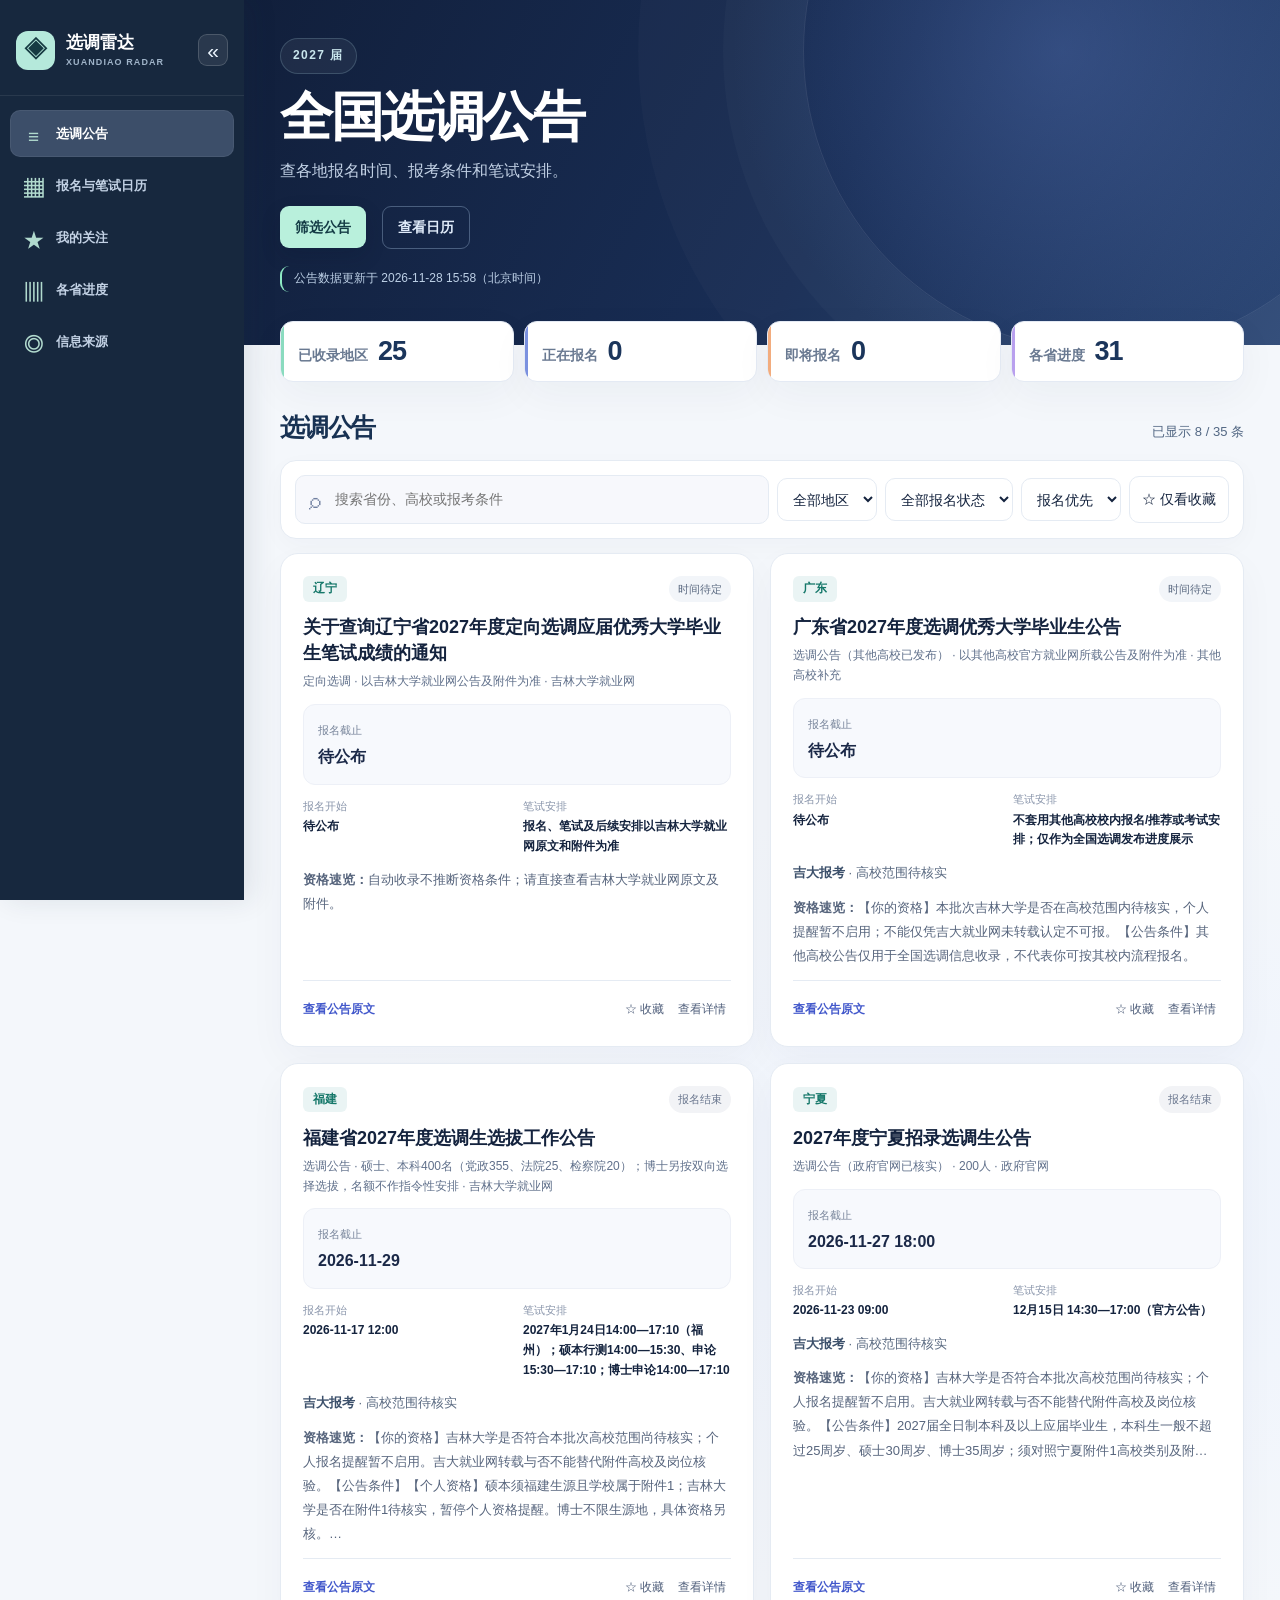
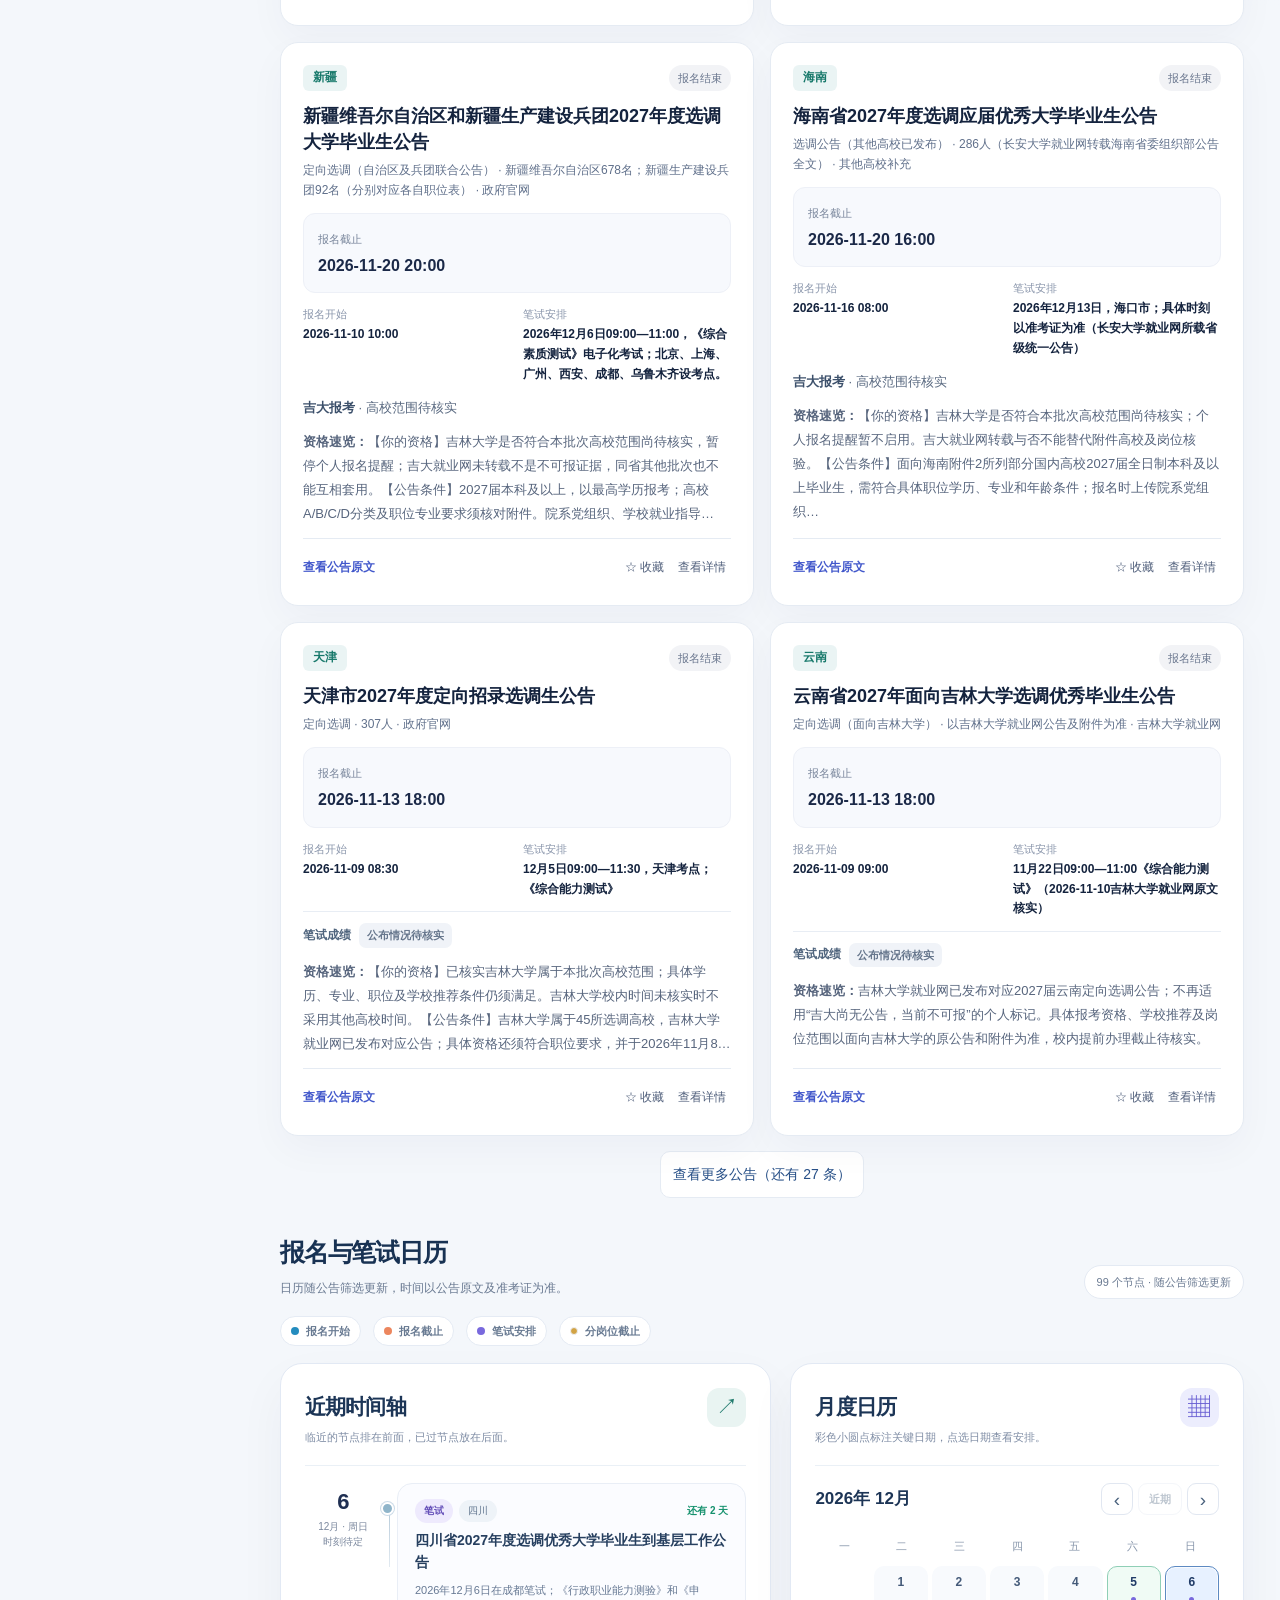
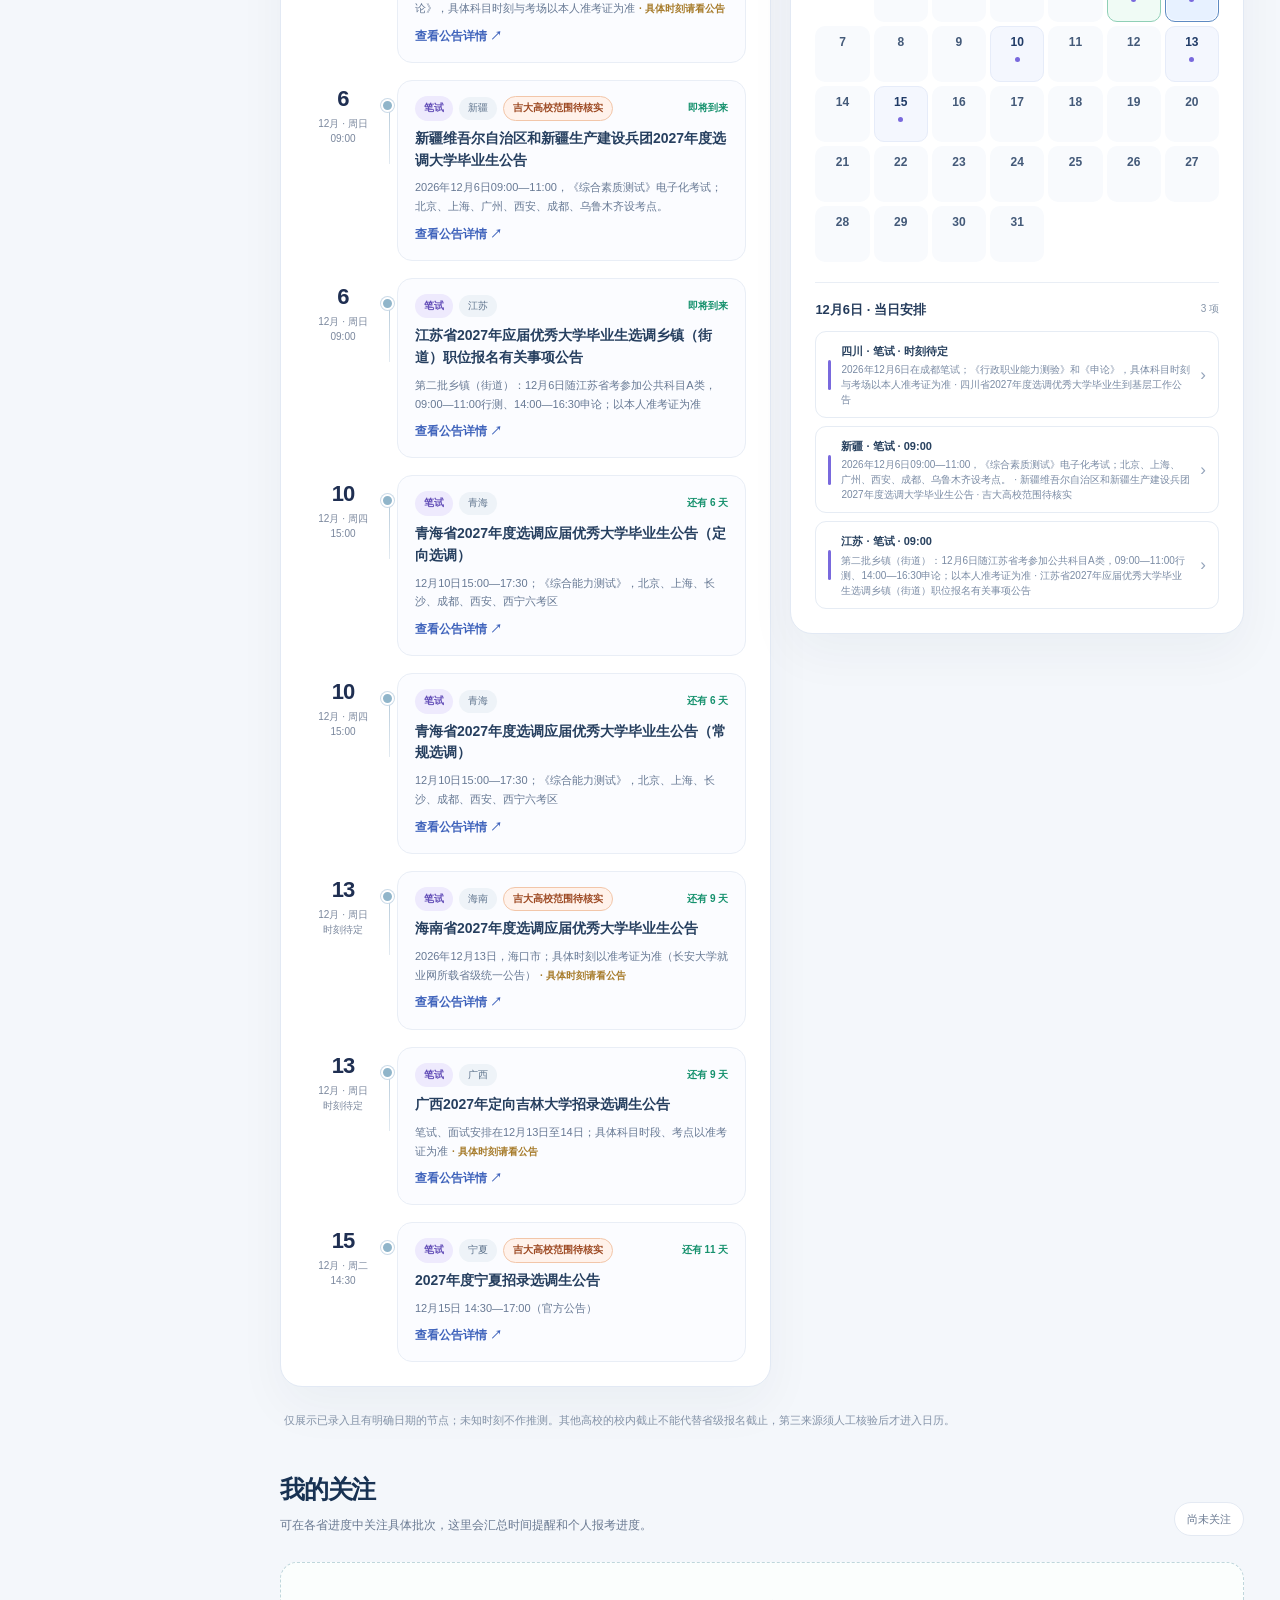
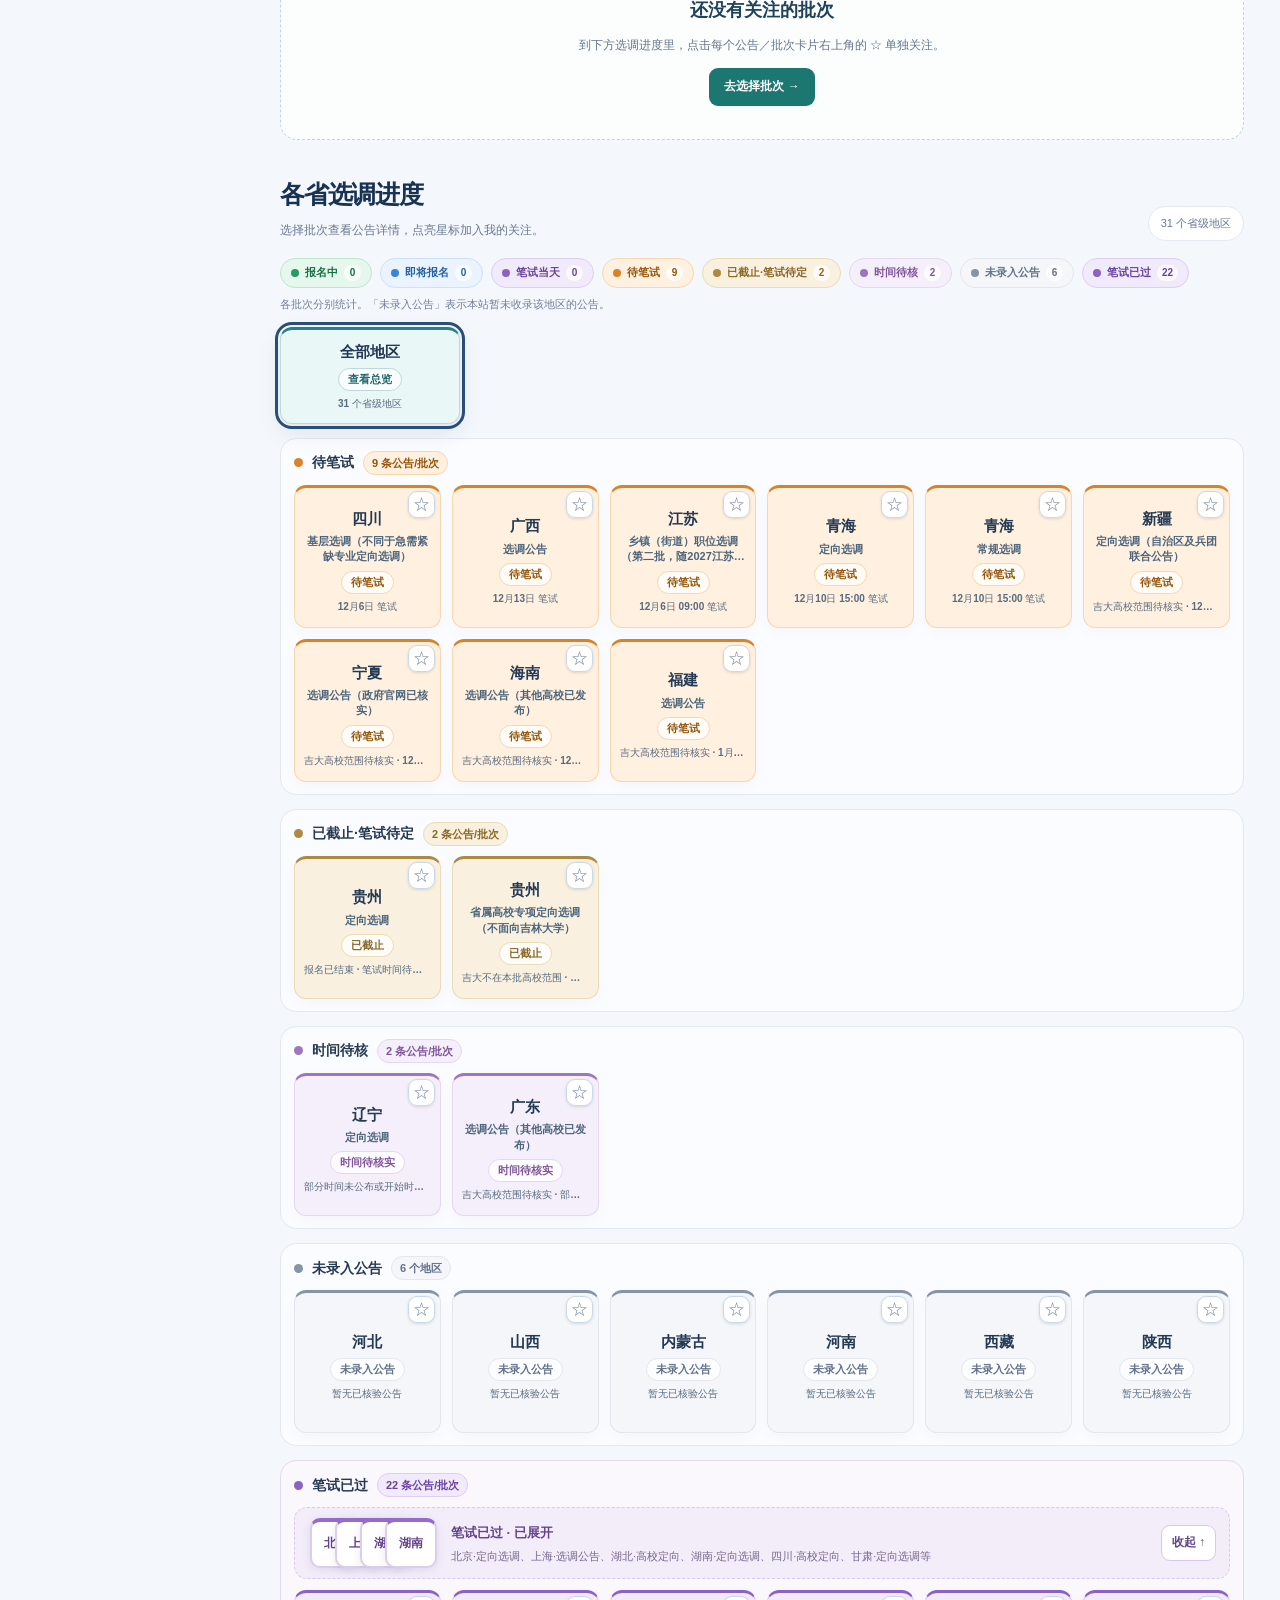
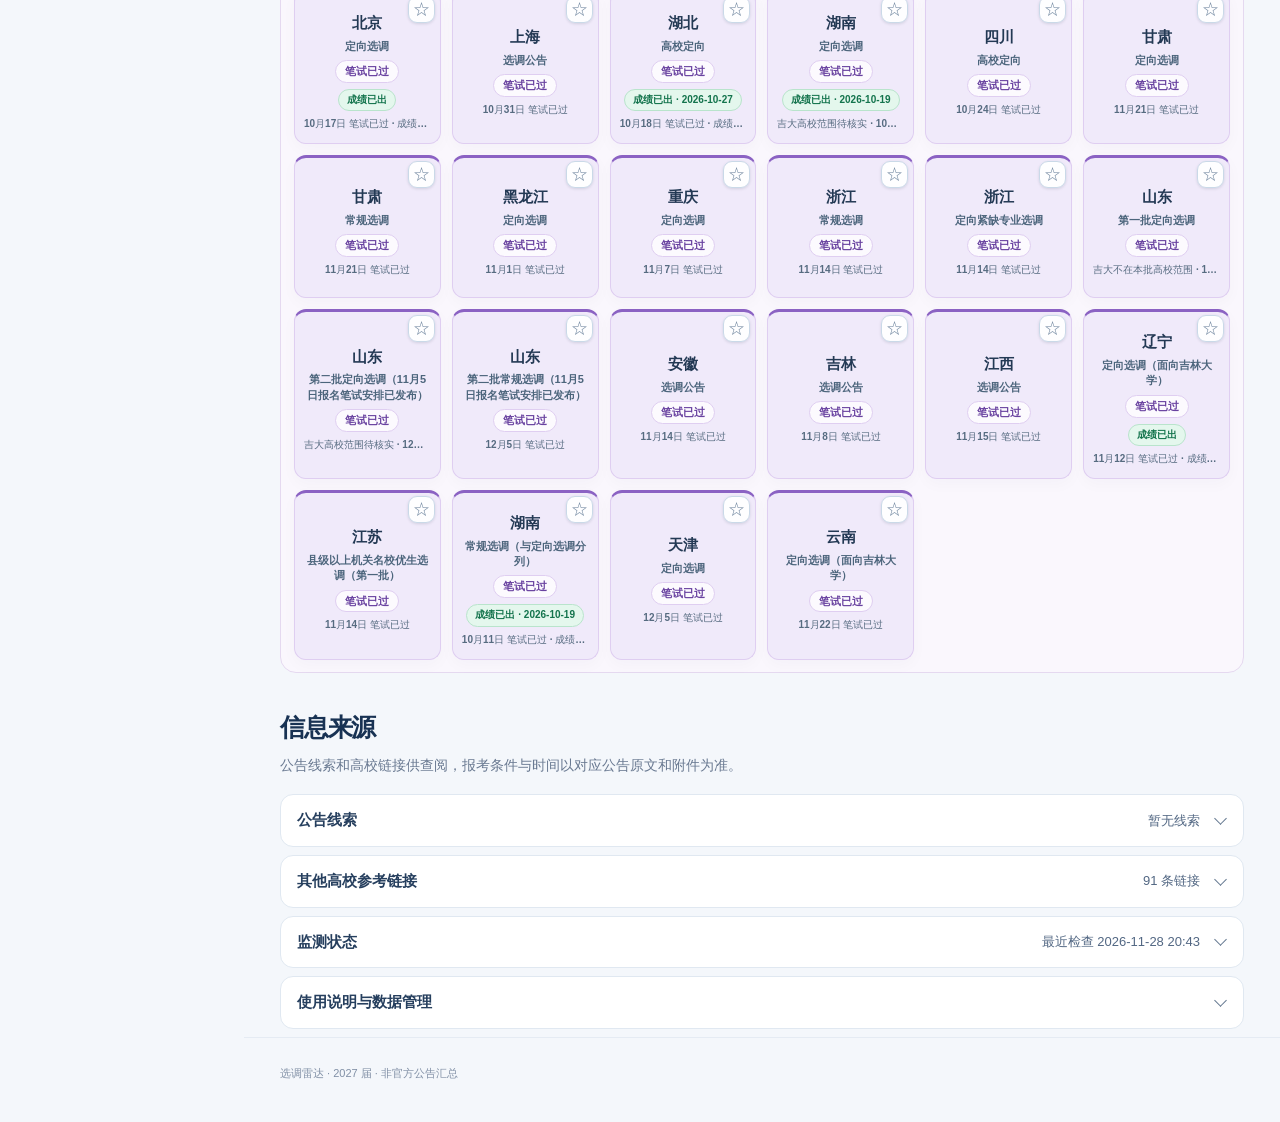
<file: index.html>
<!doctype html>
<html lang="zh-CN">
<head>
<meta charset="utf-8"><meta name="viewport" content="width=device-width,initial-scale=1">
<meta name="description" content="2027届全国定向选调公告、报名条件、报名时间、笔试安排与官方信息源。">
<title>选调雷达 · 全国定向选调信息追踪</title>
<style>
:root{--bg:#f6f7fb;--surface:#fff;--ink:#18233c;--muted:#66738c;--line:#e5eaf2;--accent:#4155e8;--accent2:#252e76;--light:#eef1ff;--green:#087c5a;--amber:#98620e;--shadow:0 12px 45px rgba(20,33,75,.055)}
*{box-sizing:border-box}html{scroll-behavior:smooth}body{margin:0;background:var(--bg);color:var(--ink);font-family:Inter,-apple-system,BlinkMacSystemFont,"PingFang SC","Microsoft Yahei",sans-serif;font-size:14px;line-height:1.65}button,input,select{font:inherit}button{cursor:pointer}a{color:inherit;text-decoration:none}.shell{max-width:1250px;margin:auto;padding:0 26px}.mast{background:linear-gradient(119deg,#101a41,#293783 60%,#3747a3);color:#fff;padding:26px 0 38px;position:relative;overflow:hidden}.mast:after{content:"";position:absolute;width:530px;height:530px;border:1px solid #ffffff26;border-radius:50%;right:-110px;top:-210px;box-shadow:0 0 0 95px #ffffff08,0 0 0 195px #ffffff06;pointer-events:none}.topline,.top-actions,.flex,.toolbar,.recordtop,.cardfoot,.modalhead{display:flex;align-items:center;justify-content:space-between;gap:14px}.logo{font-weight:850;letter-spacing:.03em;font-size:18px;display:flex;align-items:center;gap:10px}.logoicon{display:grid;place-items:center;background:#eef0ff26;border:1px solid #ffffff40;width:35px;height:35px;border-radius:11px}.top-actions{font-size:12px;color:#dbe2ff}.top-actions span{border:1px solid #ffffff35;padding:5px 10px;border-radius:100px}.hero{position:relative;z-index:1;padding-top:50px;max-width:800px}.eyebrow{letter-spacing:.22em;font-size:11px;color:#b9c6ff;font-weight:750}.hero h1{font-size:clamp(32px,5vw,52px);line-height:1.23;letter-spacing:-.03em;margin:14px 0}.hero p{max-width:650px;color:#d1dafb;font-size:15px;line-height:1.9}.hero strong{color:#fff}.asof{display:inline-flex;margin-top:10px;border:1px solid #ffffff3c;border-radius:9px;padding:8px 12px;color:#edf0ff;font-size:12px;background:#ffffff10}.stats{position:relative;z-index:2;display:grid;grid-template-columns:repeat(4,1fr);gap:14px;margin:-28px auto 26px}.stat{border:1px solid var(--line);background:var(--surface);border-radius:16px;padding:20px 24px;box-shadow:var(--shadow)}.stat span{font-size:12px;color:var(--muted)}.stat b{display:block;font-size:28px;line-height:1.3;margin-top:6px;letter-spacing:-.04em}.stat em{font-style:normal;font-size:11px;color:var(--muted)}.notice{border:1px solid #dfdfef;background:#f0f2ff;border-radius:12px;padding:13px 17px;font-size:12px;color:#435075;display:flex;gap:9px;align-items:flex-start;margin-bottom:28px}.sectionhead{display:flex;align-items:end;justify-content:space-between;margin:34px 0 16px;gap:12px}.sectionhead h2{font-size:21px;letter-spacing:-.03em;margin:0}.sectionhead p{margin:3px 0 0;color:var(--muted);font-size:12px}.sectionhead .hint{font-size:12px;color:var(--muted)}.provinces{display:grid;grid-template-columns:repeat(8,1fr);gap:9px}.prov{border:1px solid var(--line);background:#fff;border-radius:10px;padding:12px 8px;text-align:center;color:#3d4961;font-weight:650;transition:.18s;position:relative}.prov:hover,.prov.active{border-color:#6475f1;background:#edf0ff;color:#263fd0}.prov small{display:block;color:#97a2b4;font-size:10px;font-weight:500}.prov.has small{color:var(--green)}.filters{display:flex;gap:10px;align-items:center;flex-wrap:wrap;padding:14px;background:var(--surface);border:1px solid var(--line);border-radius:13px;margin:14px 0 18px}.search{flex:1;min-width:230px;position:relative}.search input{width:100%;background:#f7f8fc;border:1px solid var(--line);border-radius:9px;padding:12px 15px 12px 39px;outline:0}.search input:focus{border-color:var(--accent)}.search:before{content:"⌕";position:absolute;left:14px;top:7px;color:#7180a0;font-size:23px}.filters select,.btn{border:1px solid var(--line);background:#fff;border-radius:9px;padding:11px 12px;color:#394760}.btn{white-space:nowrap}.btn:hover{border-color:var(--accent);color:var(--accent)}.primary{background:var(--accent);border-color:var(--accent);color:#fff}.primary:hover{background:#3040bd;color:#fff}.grid{display:grid;grid-template-columns:repeat(2,minmax(0,1fr));gap:16px}.record{background:var(--surface);border:1px solid var(--line);border-radius:16px;box-shadow:var(--shadow);padding:22px;display:flex;flex-direction:column;gap:15px;min-width:0}.record:hover{border-color:#bac4fb}.province-badge{background:var(--light);color:#364bd6;padding:3px 10px;border-radius:6px;font-size:12px;font-weight:750}.tag{font-size:11px;border-radius:100px;padding:4px 9px;background:#f2f5f9;color:#5b6a81}.tag.official{background:#e8f7f0;color:#096743}.tag.open{background:#e8f7f0;color:var(--green)}.tag.soon{background:#fff5dd;color:#966014}.tag.closed{background:#f2f3f6;color:#68758d}.record h3{font-size:18px;line-height:1.45;margin:0;min-height:50px}.subline{font-size:12px;color:#60708b;margin-top:-8px}.deadline{padding:13px 14px;background:#f7f8fd;border:1px solid #edf0f7;border-radius:10px}.deadline .flex{align-items:flex-start}.deadline small{color:#77849a;font-size:11px}.deadline strong{display:block;color:#1b2948;font-size:16px;margin-top:3px}.deadline .remaining{font-weight:800;color:#2950cb;font-size:13px}.facts{display:grid;grid-template-columns:1fr 1fr;gap:12px}.fact{min-width:0}.fact span{display:block;font-size:11px;color:#8894aa}.fact b{display:block;font-size:12px;font-weight:630;margin-top:2px;line-height:1.65}.record .summary{font-size:12px;color:#57657d;margin:0;line-height:1.85;flex:1}.cardfoot{border-top:1px solid var(--line);padding-top:14px;margin-top:auto;flex-wrap:wrap}.cardfoot a{font-size:12px;color:var(--accent);font-weight:700}.cardfoot button{border:0;background:none;color:#52617d;font-size:12px;padding:5px}.cardfoot button:hover{color:var(--accent)}.empty{grid-column:1/-1;background:#fff;border:1px dashed #d4dcea;border-radius:13px;padding:42px;text-align:center;color:var(--muted)}.empty b{display:block;color:var(--ink);font-size:16px;margin-bottom:5px}.resource{display:grid;grid-template-columns:1.3fr 1fr;gap:16px;margin:25px 0 45px}.info-panel{background:#fff;border:1px solid var(--line);border-radius:15px;padding:23px}.info-panel h3{margin:0 0 10px;font-size:16px}.info-panel p{color:var(--muted);font-size:12px;margin:8px 0}.info-panel code{background:#eff1fc;padding:2px 5px;border-radius:4px}.foot{padding:26px 0 40px;border-top:1px solid var(--line);color:#8190a6;font-size:11px}.modalwrap{position:fixed;inset:0;background:#0b1630b9;z-index:20;display:grid;place-items:center;padding:16px}.modal{background:#fff;border-radius:17px;width:min(700px,100%);max-height:min(88vh,850px);overflow:auto;padding:27px;box-shadow:0 35px 90px #060e2666}.modalhead{align-items:start}.close{background:#f1f3f9;border:0;border-radius:8px;width:35px;height:35px;font-size:20px}.modal h2{margin:10px 0 5px;line-height:1.4}.modal .metadata{font-size:12px;color:var(--muted)}.detailblock{border-top:1px solid var(--line);padding:16px 0}.detailblock h4{margin:0 0 6px;font-size:13px}.detailblock p{margin:0;color:#4d5d78;font-size:13px;white-space:pre-wrap}.detailblock .lines{display:grid;grid-template-columns:135px 1fr;gap:9px;font-size:13px;color:#4d5d78;padding:5px 0}.detailblock .lines b{color:#26344e}.detailfooter{display:flex;flex-wrap:wrap;gap:9px}.detailfooter a,.detailfooter button{font-size:12px}.muted{color:var(--muted)}.kbd{border:1px solid #dce1ee;background:#f6f8fc;border-radius:5px;padding:1px 5px}.hidden{display:none!important}@media(max-width:950px){.provinces{grid-template-columns:repeat(6,1fr)}.stats{grid-template-columns:repeat(2,1fr)}.grid{grid-template-columns:1fr}}@media(max-width:600px){.shell{padding:0 15px}.mast{padding-top:18px}.hero{padding-top:30px}.top-actions span:last-child{display:none}.stats{gap:8px}.stat{padding:16px}.stat b{font-size:23px}.provinces{grid-template-columns:repeat(4,1fr);gap:6px}.prov{padding:10px 4px;font-size:12px}.filters select{flex:1}.resource{grid-template-columns:1fr}.record{padding:17px}.record h3{min-height:0}.modal{padding:19px}.detailblock .lines{grid-template-columns:1fr;gap:0}.hero p{font-size:13px}}
.schedule-layout{display:grid;grid-template-columns:1.15fr .85fr;gap:16px;margin-bottom:8px}.schedule-panel{background:#fff;border:1px solid var(--line);border-radius:16px;box-shadow:var(--shadow);padding:18px}.schedule-panel h3{margin:0 0 6px;font-size:16px}.schedule-panel p{margin:0 0 14px;color:var(--muted);font-size:12px}.timelinelist{display:flex;flex-direction:column;gap:12px}.timeline-empty,.calendar-empty{border:1px dashed #d8dfef;border-radius:12px;padding:26px 18px;color:var(--muted);text-align:center;background:#fbfcff}.timeline-item{display:grid;grid-template-columns:86px 1fr;gap:14px;align-items:start}.timeline-date{position:relative;padding-right:10px;text-align:right}.timeline-date:after{content:"";position:absolute;right:-8px;top:0;bottom:-18px;width:2px;background:#e5eaf6}.timeline-item:last-child .timeline-date:after{display:none}.timeline-date b{display:block;font-size:20px;line-height:1;color:#1f2f52}.timeline-date span{display:block;font-size:11px;color:#7a879d;margin-top:6px}.timeline-card{position:relative;background:#f8f9fe;border:1px solid #e9edf7;border-radius:14px;padding:14px 14px 12px}.timeline-meta{display:flex;flex-wrap:wrap;gap:6px;margin-bottom:6px}.mini-tag{display:inline-flex;align-items:center;border-radius:999px;padding:3px 8px;font-size:11px;font-weight:700}.mini-tag.start{background:#edf7ff;color:#0f5ea8}.mini-tag.end{background:#fff1e6;color:#a45b16}.mini-tag.exam{background:#efeefe;color:#5845be}.mini-tag.deadline{background:#fff7dd;color:#8b6700}.timeline-card h4{margin:0;font-size:14px;line-height:1.5}.timeline-card p{margin:6px 0 0;font-size:12px;color:#56657f;line-height:1.7}.timeline-card button{margin-top:8px;border:0;background:none;padding:0;color:var(--accent);font-size:12px;font-weight:700}.calendarboard{display:grid;grid-template-columns:repeat(2,minmax(0,1fr));gap:12px}.monthcard{border:1px solid #e8ecf5;background:#fbfcff;border-radius:14px;padding:14px}.monthcard h4{margin:0 0 10px;font-size:14px}.dayrow{display:grid;grid-template-columns:54px 1fr;gap:10px;padding:9px 0;border-top:1px dashed #e5eaf2}.dayrow:first-of-type{border-top:0;padding-top:0}.daynum{display:flex;flex-direction:column;align-items:center;justify-content:center;border:1px solid #dde5f4;border-radius:12px;background:#fff;padding:6px 0}.daynum b{font-size:18px;line-height:1}.daynum span{font-size:10px;color:#70809b;margin-top:4px}.dayevents{display:flex;flex-direction:column;gap:7px;min-width:0}.eventpill{display:flex;gap:8px;align-items:flex-start;padding:8px 9px;border-radius:10px;background:#fff;border:1px solid #e8ecf4}.eventpill .dot{width:8px;height:8px;border-radius:50%;margin-top:6px;flex:0 0 auto}.eventpill.start .dot{background:#1c7ed6}.eventpill.end .dot{background:#e67700}.eventpill.exam .dot{background:#7048e8}.eventpill.deadline .dot{background:#d19a00}.eventpill b{display:block;font-size:12px;line-height:1.5}.eventpill small{display:block;font-size:11px;color:#6d7a90;line-height:1.45}.calendar-more{margin-top:10px;font-size:11px;color:#7b879d}.candidategrid{display:grid;grid-template-columns:repeat(2,minmax(0,1fr));gap:12px}.candidatecard{border:1px solid #dce1ee;background:#fff;border-radius:12px;padding:15px}.candidatecard h3{font-size:14px;margin:7px 0;line-height:1.5}.candidatecard p{font-size:11px;color:var(--muted);margin:4px 0}.candidatecard a{color:var(--accent);font-weight:700;font-size:12px}.monitorline{border:1px solid #dce1ee;padding:10px 13px;border-radius:10px;background:#f8f9fe;font-size:12px;color:#485879;margin-bottom:12px}@media(max-width:900px){.schedule-layout{grid-template-columns:1fr}.calendarboard{grid-template-columns:1fr 1fr}}@media(max-width:700px){.candidategrid{grid-template-columns:1fr}.timeline-item{grid-template-columns:1fr}.timeline-date{text-align:left;padding-right:0;display:flex;gap:10px;align-items:center}.timeline-date:after{display:none}.timeline-date b{font-size:18px}.calendarboard{grid-template-columns:1fr}.dayrow{grid-template-columns:44px 1fr}}

/* 2027 schedule design refresh — presentation only, no changes to official records */
.notice-more{margin:5px 0 0}.notice-more summary{cursor:pointer;display:inline-block;color:#236e70;font-weight:760;text-decoration:underline;text-underline-offset:3px}.notice-more p{line-height:1.75;margin:8px 0 0;font-size:12px;color:#4e6673}.legend-dot.deadline{padding:0;flex:0 0 8px;width:8px;height:8px}.legend-dot{flex:0 0 8px}
:root{--bg:#f4f7fb;--surface:#fff;--ink:#14233e;--muted:#697991;--line:#e5ebf3;--accent:#4258cb;--light:#edf1ff;--shadow:0 14px 42px rgba(35,54,92,.045)}
body{background:radial-gradient(ellipse 760px 420px at 84% 16%,#e7efff70,transparent),#f4f7fb;color:var(--ink)}
.shell{max-width:1340px;padding:0 36px}
.mast{padding:27px 0 82px;background:radial-gradient(circle at 79% 15%,#5471b466,transparent 38%),linear-gradient(117deg,#111f3b 0%,#192e56 57%,#2c4775 100%)}
.mast:after{width:600px;height:600px;right:-125px;top:-250px;border-color:#ffffff18;box-shadow:0 0 0 80px #ffffff06,0 0 0 165px #ffffff05}
.topline{padding-bottom:23px;border-bottom:1px solid #ffffff20}.logo{gap:12px;font-size:20px;letter-spacing:-.04em}.logo small{display:block;font-size:9px;font-weight:600;letter-spacing:.24em;color:#a9bddb;line-height:1.3;margin-top:1px}.logoicon{background:#bcece5;color:#173f4f;border:0;font-size:23px;border-radius:12px;width:43px;height:43px;box-shadow:0 6px 22px #80f5e033}.top-actions span{border:1px solid #ffffff2a;background:#ffffff0b;color:#d7e4f5;font-weight:600;padding:7px 13px}.top-actions span:first-child{color:#c8fff1;border-color:#84e4c24f}
.hero{padding-top:49px;max-width:840px}.eyebrow{display:inline-flex;gap:9px;align-items:center;letter-spacing:.16em;border-radius:999px;border:1px solid #a8d6db36;background:#ffffff0e;padding:7px 12px;color:#c9e6ed;font-weight:680}.eyebrow-dot{width:7px;height:7px;background:#8bf0d2;box-shadow:0 0 0 4px #8bf0d21f;border-radius:50%}
.hero h1{font-size:clamp(37px,5.4vw,65px);line-height:1.18;letter-spacing:-.045em;font-weight:800;margin:22px 0}.hero h1 span{color:#adf0dc}.hero p{max-width:660px;color:#c3d2e6;font-size:14px}.hero-actions{display:flex;gap:23px;align-items:center;flex-wrap:wrap;margin:23px 0 8px}.hero-cta{display:inline-flex;align-items:center;justify-content:space-between;gap:35px;background:#b9f0dc;color:#143b45;border-radius:12px;padding:12px 18px;font-weight:760;box-shadow:0 8px 20px #0a172626;transition:transform .18s,background .18s}.hero-cta:hover{background:#d4ffed;transform:translateY(-2px)}.hero-cta span{font-size:20px}.hero-sub{color:#e0ebf9;font-size:13px;font-weight:670}.hero-sub:hover{color:#b9f0dc}.asof{margin-top:25px;border:0;border-left:2px solid #8eeac3;padding:3px 0 3px 12px;background:transparent;color:#bdd0e6;font-size:11px}
.stats{margin:-46px auto 23px;gap:15px}.stat{padding:23px 25px;border:1px solid #e4eaf4;border-radius:18px;box-shadow:0 13px 40px #182a4f0b;position:relative;overflow:hidden}.stat:before{content:'';position:absolute;inset:0 auto 0 0;width:3px;background:#8adbbf}.stat:nth-child(2):before{background:#7b91df}.stat:nth-child(3):before{background:#f2ac7e}.stat:nth-child(4):before{background:#b9a0ee}.stat span{font-weight:650}.stat b{font-size:34px;color:#1b355b;font-weight:830}.stat em{font-size:11px}
.notice{background:#f0f7f8;border:1px solid #d7e9e8;color:#446575;border-radius:14px;padding:14px 18px;margin-bottom:30px}.notice>strong{display:grid;place-items:center;flex:0 0 23px;height:23px;border-radius:50%;background:#cceae3;color:#21715f}
.sectionhead{margin:34px 0 17px}.sectionhead h2{font-size:25px;font-weight:820;color:#183253;letter-spacing:-.05em}.sectionhead p{font-size:12px;margin-top:6px}.sectionhead .hint{background:#fff;border:1px solid #e4eaf3;padding:7px 12px;border-radius:999px;font-size:11px;white-space:nowrap}.section-kicker{color:#527e9f;font-size:10px;letter-spacing:.22em;font-weight:800}.heading-star{font-size:15px;color:#df9d67;vertical-align:top;margin-left:7px}
.schedule-section{scroll-margin-top:24px}.schedule-legend{display:flex;align-items:center;gap:12px;flex-wrap:wrap;margin:0 0 17px}.schedule-legend>span{display:inline-flex;align-items:center;gap:7px;color:#687a92;border:1px solid #e5ebf4;background:#fff;padding:5px 10px;border-radius:999px;font-size:11px;font-weight:650}.legend-dot{width:8px;height:8px;border-radius:50%;display:inline-block}.legend-dot.start{background:#248cbe}.legend-dot.end{background:#ec865e}.legend-dot.exam{background:#7969dd}.legend-dot.deadline{background:#d2a344}
.schedule-layout{grid-template-columns:minmax(0,1.04fr) minmax(0,.96fr);gap:19px;align-items:start;margin-bottom:0}.schedule-panel{padding:24px;background:#fff;border:1px solid #e2e9f4;border-radius:22px;box-shadow:0 20px 50px #142c4c0b;overflow:hidden}.panel-head{display:flex;align-items:flex-start;justify-content:space-between;gap:10px;padding-bottom:18px;margin-bottom:17px;border-bottom:1px solid #eaf0f6}.panel-eyebrow{font-size:10px;letter-spacing:.19em;color:#8396b2;font-weight:800}.schedule-panel h3{font-size:21px;font-weight:800;color:#1c3556;letter-spacing:-.04em;margin:2px 0 4px}.schedule-panel p{margin:0;color:#7e8ca4;font-size:11px}.panel-symbol{display:grid;place-items:center;flex:0 0 39px;height:39px;border-radius:12px;background:#e9f4f2;color:#217b6d;font-size:22px}.calendar-symbol{background:#ecedfd;color:#655bd1}
.timelinelist{gap:0}.timeline-item{grid-template-columns:76px minmax(0,1fr);gap:16px;padding:0 0 17px;position:relative}.timeline-item:last-child{padding-bottom:0}.timeline-date{text-align:center;padding-right:0;padding-top:8px}.timeline-date:after{right:-9px;top:26px;bottom:-18px;width:1px;background:linear-gradient(#b6cad9,#e2eaf1)}.timeline-date:before{content:'';position:absolute;right:-13px;top:19px;width:9px;height:9px;border-radius:50%;background:#90b5ca;border:2px solid white;box-shadow:0 0 0 1px #ccdbe8;z-index:1}.timeline-date b{font-size:22px;font-weight:800;letter-spacing:-.04em}.timeline-date span{font-size:10px;line-height:1.5}.timeline-card{padding:15px 17px;background:#fbfcff;border:1px solid #e9eef6;border-radius:15px;transition:border-color .16s,box-shadow .16s}.timeline-card:hover{border-color:#bdd1e7;box-shadow:0 7px 24px #1a32520a}.timeline-meta{align-items:center;gap:6px;margin-bottom:7px}.mini-tag{font-size:10px;padding:4px 9px;font-weight:760;letter-spacing:.015em}.mini-tag.start{color:#237ba5;background:#e5f5fb}.mini-tag.end{color:#b25b36;background:#ffede5}.mini-tag.exam{color:#6651b9;background:#eeeafd}.mini-tag.deadline{color:#9d7427;background:#fff5d8}.timeline-card .tag{background:#eef3f8;color:#60758e;font-size:10px;padding:3px 9px}.timeline-card h4{font-size:14px;color:#263f5f;font-weight:760;line-height:1.56;margin:0}.timeline-card p{color:#677994;font-size:11px;margin-top:7px}.timeline-card button{margin-top:9px;color:#4064bc;font-weight:750}.timeline-status{font-size:10px;color:#808fa4;margin-left:auto}.timeline-status.live{color:#15916d;font-weight:770}.timeline-status.past{color:#9ca6b6}.timeline-unknown{display:inline-block;margin-left:4px;font-size:10px;color:#a77c2c;font-weight:650}.timeline-empty,.calendar-empty{padding:30px;border-radius:13px;background:#f9fbfd}
.calendar-toolbar{display:flex;align-items:center;justify-content:space-between;gap:10px;margin:0 0 17px}.calendar-toolbar strong{color:#1d3556;font-size:17px;font-weight:820}.cal-nav{display:flex;gap:5px}.cal-nav button{min-width:32px;height:32px;border:1px solid #e1e7f1;border-radius:9px;background:#fff;color:#48607c;font-size:19px;display:grid;place-items:center;padding:0 6px}.cal-nav button:hover:not(:disabled){background:#f1f6ff;border-color:#abbcdc}.cal-nav button:disabled{cursor:default;opacity:.35}.cal-nav #calToday{font-size:11px;padding:0 10px;font-weight:730}.calendar-weekdays{display:grid;grid-template-columns:repeat(7,minmax(0,1fr));text-align:center;margin-bottom:6px}.calendar-weekdays span{font-size:11px;color:#8796ab;padding:5px 0}.calendarboard{display:grid;grid-template-columns:repeat(7,minmax(0,1fr));gap:4px}.cal-day,.cal-spacer{min-width:0;min-height:56px}.cal-day{border:1px solid transparent;border-radius:10px;background:#f8fafd;display:flex;flex-direction:column;align-items:center;justify-content:flex-start;padding:8px 2px 6px;color:#445a79;transition:background .15s,border-color .15s;position:relative}.cal-day:hover{background:#eef4fb;border-color:#c8daee}.cal-day.has-events{background:#f4f7fe;border-color:#e6ecf9;color:#203b67;font-weight:750}.cal-day.selected{background:#e7f1ff;border:1.5px solid #5d8ac2;box-shadow:inset 0 0 0 1px #ffffffbf}.cal-day.today:not(.selected){border-color:#8fcfb6;background:#f0fbf5}.cal-day:focus-visible{outline:3px solid #9bafe6;outline-offset:2px}.cal-day b{font-size:12px;line-height:1.3}.cal-day .dots{display:flex;gap:2px;flex-wrap:wrap;justify-content:center;max-width:100%;margin-top:7px}.cal-day .dots i{width:5px;height:5px;border-radius:50%;background:#aaa}.cal-day .dots i.start{background:#248cbe}.cal-day .dots i.end{background:#ec865e}.cal-day .dots i.exam{background:#7969dd}.cal-day .dots i.deadline{background:#d2a344}.cal-day .more-events{font-size:9px;color:#8390a4;line-height:1.1}.cal-spacer{display:block}
.day-agenda{border-top:1px solid #e9eef5;margin-top:20px;padding-top:16px;min-height:126px}.agenda-heading{display:flex;align-items:center;justify-content:space-between;gap:8px;margin-bottom:11px}.agenda-heading b{font-size:13px;color:#243b5b}.agenda-heading small{font-size:10px;color:#8695a9}.day-agenda-list{display:flex;flex-direction:column;gap:8px}.agenda-empty{font-size:11px;color:#8694a8;border:1px dashed #dae3f0;padding:15px;border-radius:10px;text-align:center;background:#fbfcfe}.agenda-event{display:flex;align-items:center;gap:10px;text-align:left;border:1px solid #e6ecf4;background:#fff;border-radius:11px;width:100%;padding:10px 12px;transition:.15s}.agenda-event:hover{border-color:#a9c7e6;background:#f7faff}.agenda-event .agenda-bar{height:30px;width:3px;border-radius:4px;background:#7f99bc;flex-shrink:0}.agenda-event.start .agenda-bar{background:#248cbe}.agenda-event.end .agenda-bar{background:#ec865e}.agenda-event.exam .agenda-bar{background:#7969dd}.agenda-event.deadline .agenda-bar{background:#d2a344}.agenda-event span{display:block;flex:1;min-width:0}.agenda-event strong{font-size:11px;color:#27405e;display:block}.agenda-event small{font-size:10px;color:#7a8ba4;line-height:1.5;display:block;margin-top:2px}.agenda-event>em{font-size:17px;color:#94a4bb;font-style:normal}.schedule-note{font-size:11px;color:#8392a7;padding:13px 4px 4px;line-height:1.8}
.prov{box-shadow:0 4px 15px #172b4c06;border-radius:12px}.prov:hover,.prov.active{border-color:#92b8cf;background:#e9f6f4;color:#236f66}.filters{border-radius:16px;box-shadow:0 7px 24px #152e5207}.search input,.filters select,.btn{border-radius:10px}.record{border-radius:18px;box-shadow:0 14px 38px #12294b09}.record:hover{border-color:#abc5dd}.province-badge{background:#eaf4f4;color:#16786a}.deadline{background:#f7f9fd;border-radius:12px}.info-panel{border-radius:18px}.candidatecard{border-radius:13px}.modal{border-radius:21px}.cardfoot a:hover{color:#147b78}
@media(max-width:1050px){.schedule-layout{grid-template-columns:1fr 1fr;gap:12px}.schedule-panel{padding:17px}.calendarboard{grid-template-columns:repeat(7,minmax(0,1fr))}.cal-day,.cal-spacer{min-height:47px}.cal-day{padding:6px 1px}}
@media(max-width:760px){.shell{padding:0 18px}.mast{padding-bottom:69px}.hero{padding-top:34px}.hero h1{font-size:clamp(34px,8vw,50px)}.stats{margin-top:-39px}.stat{padding:16px 17px}.stat b{font-size:28px}.sectionhead{align-items:flex-start;flex-wrap:wrap}.sectionhead h2{font-size:22px}.schedule-layout{grid-template-columns:1fr}.schedule-panel{padding:20px}.timeline-item{grid-template-columns:64px minmax(0,1fr);gap:14px}.timeline-date{text-align:center;display:block}.timeline-date:before{display:block;right:-11px;top:19px}.timeline-date:after{display:block;right:-7px;top:26px}.calendarboard{grid-template-columns:repeat(7,minmax(0,1fr))}.cal-day,.cal-spacer{min-height:56px}.top-actions span:last-child{display:none}}
@media(max-width:400px){.shell{padding:0 13px}.logo small{font-size:8px}.top-actions span{padding:6px 9px}.hero-actions{gap:17px}.schedule-panel{padding:15px}.timeline-card{padding:12px}.timeline-item{grid-template-columns:50px minmax(0,1fr);gap:11px}.timeline-date b{font-size:18px}.timeline-date span{font-size:9px}.timeline-date:before{right:-9px}.timeline-date:after{right:-5px}.cal-day,.cal-spacer{min-height:44px}.cal-day .dots i{width:4px;height:4px}.cal-nav button{min-width:28px}}
@media(prefers-reduced-motion:reduce){*,*:before,*:after{scroll-behavior:auto!important;transition:none!important}}

/* Province progress overview — textual stages and accessible color coding. */
.province-headmark{display:inline-block;vertical-align:middle;padding:4px 9px;margin-left:7px;border-radius:99px;background:#e8f4f0;color:#286f67;font-size:11px;font-weight:730;letter-spacing:0}
.province-legend{display:flex;flex-wrap:wrap;gap:8px;margin:2px 0 8px}
.prov-legend-chip{display:inline-flex;align-items:center;gap:6px;border-radius:999px;padding:6px 10px;border:1px solid var(--stage-line);background:var(--stage-bg);color:var(--stage-ink);font-size:11px;font-weight:750;line-height:1.2}
.prov-legend-chip i{width:8px;height:8px;border-radius:50%;background:var(--stage-dot);flex:none}
.prov-legend-chip b{font-size:10px;min-width:17px;text-align:center;background:#ffffffb8;border-radius:99px;padding:2px 5px}
.province-disclaimer{font-size:11px;line-height:1.6;color:#71809a;margin:3px 0 14px}
.stage-missing{--stage-bg:#f4f6f9;--stage-ink:#63718a;--stage-line:#e2e7ef;--stage-dot:#8694a8}
.stage-soon{--stage-bg:#eaf3ff;--stage-ink:#2462a8;--stage-line:#cce1fb;--stage-dot:#3985d8}
.stage-open{--stage-bg:#e6f8ed;--stage-ink:#177243;--stage-line:#bde7cc;--stage-dot:#249d62}
.stage-preexam{--stage-bg:#fff0df;--stage-ink:#96560b;--stage-line:#f8d7af;--stage-dot:#d98228}
.stage-closed{--stage-bg:#f9f0df;--stage-ink:#8a6727;--stage-line:#e9dcb6;--stage-dot:#ad8a41}
.stage-examday,.stage-done{--stage-bg:#f0eafa;--stage-ink:#6942a0;--stage-line:#dfcef1;--stage-dot:#8b62c3}
.stage-results{--stage-bg:#e8f7f5;--stage-ink:#136d68;--stage-line:#bfe5df;--stage-dot:#269b8e}
.stage-unknown{--stage-bg:#f4effa;--stage-ink:#80569a;--stage-line:#e6d7ef;--stage-dot:#9b78ba}
#provinceGrid.provinces{gap:11px}
#provinceGrid .prov{display:flex;flex-direction:column;justify-content:center;align-items:center;gap:6px;min-height:106px;padding:12px 9px;min-width:0;border:1px solid var(--stage-line,#dbe4ef);border-top:3px solid var(--stage-dot,#7a9e9b);background:var(--stage-bg,#fff);color:var(--stage-ink,#31526c);box-shadow:0 5px 16px #182b4907;transition:transform .16s,box-shadow .16s,border-color .16s}
#provinceGrid .prov:hover{transform:translateY(-2px);box-shadow:0 9px 24px #182b4914;border-color:var(--stage-dot,#6c97a8)}
#provinceGrid .prov.active{outline:3px solid #294e77;outline-offset:2px;box-shadow:0 9px 24px #172b4d16}
#provinceGrid .prov:focus-visible{outline:3px solid #294e77;outline-offset:3px}
#provinceGrid .prov-name{display:block;font-size:15px;font-weight:850;line-height:1.3;color:#233954}
#provinceGrid .prov-label{display:inline-block;border-radius:999px;border:1px solid var(--stage-line,#dce4ed);background:#ffffffc9;color:var(--stage-ink,#32676b);padding:3px 9px;font-size:11px;line-height:1.35;font-weight:800;white-space:nowrap;max-width:100%}
#provinceGrid .prov-meta{display:block;line-height:1.4;font-size:10px;font-weight:550;color:#566b80;overflow:hidden;text-overflow:ellipsis;white-space:nowrap;width:100%;max-width:100%}
#provinceGrid .prov-all{--stage-line:#bfd7dc;--stage-dot:#287f86;--stage-bg:#e9f7f7;--stage-ink:#23686b}
#provinceGrid .prov-all .prov-label{font-size:11px}
@media(max-width:760px){#provinceGrid .prov{min-height:99px;padding:10px 5px;gap:5px}#provinceGrid .prov-name{font-size:13px}#provinceGrid .prov-label{font-size:10px;padding:3px 6px}#provinceGrid .prov-meta{font-size:9px}.province-headmark{margin:4px 0 0 0}}
@media(max-width:400px){#provinceGrid.provinces{grid-template-columns:repeat(3,minmax(0,1fr))}#provinceGrid .prov{min-height:94px}#provinceGrid .prov-label{font-size:10px}}



/* 省份状态独立分区：同类并排，空间不足时自动换行，已过笔试折叠。 */
#provinceGrid.provinces{display:flex;flex-direction:column;gap:14px;min-width:0}
#provinceGrid .province-overview-tools{display:flex;align-items:center;flex-wrap:wrap;gap:14px}
#provinceGrid .province-overview-tools .prov-all{width:180px;min-height:86px;flex:none}
#provinceGrid .province-overview-help{font-size:12px;color:#6c7d91;line-height:1.5}
#provinceGrid .province-group{min-width:0;border:1px solid #e2e8f2;border-radius:16px;background:#fbfcff;padding:12px 13px}
#provinceGrid .province-group-header{display:flex;align-items:center;gap:9px;margin-bottom:10px;min-height:24px}
#provinceGrid .province-group-header h3{font-size:14px;line-height:1.5;margin:0;color:#263a51;font-weight:850}
#provinceGrid .province-group-dot{display:block;height:9px;width:9px;border-radius:50%;background:var(--stage-dot,#8b97a8);flex:none}
#provinceGrid .province-group-count{background:var(--stage-bg,#eef2f7);color:var(--stage-ink,#53667b);border:1px solid var(--stage-line,#dde6f0);padding:2px 8px;border-radius:99px;font-size:11px;font-weight:750}
#provinceGrid .province-row{display:grid;grid-template-columns:repeat(auto-fill,minmax(138px,1fr));gap:11px;min-width:0}
#provinceGrid .province-row .prov-wrap{min-width:0;flex-direction:column}
#provinceGrid .prov-record{min-height:143px}
#provinceGrid .prov-batch{display:-webkit-box;-webkit-line-clamp:2;-webkit-box-orient:vertical;overflow:hidden;line-height:1.4;min-width:0;max-width:100%;font-size:11px;color:#4c657c;overflow-wrap:anywhere}
#provinceGrid .prov-score-pill{display:inline-flex;align-items:center;border:1px solid #b9e4cc;border-radius:99px;padding:2px 8px;background:#e4f7ed;color:#14744d;font-size:10px;font-weight:800}
#provinceGrid .province-stack-copy small{overflow:hidden;white-space:nowrap;text-overflow:ellipsis}
#provinceGrid .province-batches{border:1px solid #dfe9f0;border-radius:0 0 12px 12px;background:#fff;margin-top:4px;padding:6px 7px;font-size:10px;color:#4b6980}
#provinceGrid .province-batches summary{font-weight:750;cursor:pointer;list-style:revert;margin-left:11px;line-height:1.5}
#provinceGrid .province-batches-list{display:grid;gap:5px;margin-top:6px}
#provinceGrid .province-batches-list button{display:flex;flex-direction:column;align-items:flex-start;text-align:left;width:100%;padding:7px;border-radius:7px;background:#f5f8fc;border:1px solid #e0e7f0;color:#31506b;font-size:10px;cursor:pointer;line-height:1.5}
#provinceGrid .province-batches-list button:hover{border-color:#8db9cf;background:#ecf7fb}
#provinceGrid .province-batches-list small{color:#728396}
#provinceGrid .province-batches summary:focus-visible,#provinceGrid .province-batches-list button:focus-visible{outline:2px solid #315ead;outline-offset:2px}
#provinceGrid .province-done-group{background:#faf7fd;border-color:#e5d9f0}
#provinceGrid .province-results-group{background:#f2fbf9;border-color:#cfeae4}
#provinceGrid .province-stack-toggle{width:100%;display:flex;align-items:center;gap:14px;text-align:left;background:#f3edfa;border:1px dashed #dacbec;border-radius:13px;padding:10px 13px;color:#63448b;cursor:pointer}
#provinceGrid .province-stack-toggle:hover{background:#eee6f8}
#provinceGrid .province-stack-toggle:focus-visible{outline:3px solid #7451a3;outline-offset:2px}
#provinceGrid .province-stack-pile{display:flex;align-items:center;min-width:125px;padding-left:2px}
#provinceGrid .province-stack-card{display:grid;place-items:center;min-width:52px;height:50px;padding:3px 6px;background:#fff;border:2px solid #dacee9;border-top:4px solid #946dc9;border-radius:10px;box-shadow:0 2px 8px #56417d20;font-size:12px;font-weight:800;color:#64418b;white-space:nowrap}
#provinceGrid .province-stack-card+.province-stack-card{margin-left:-27px}
#provinceGrid .province-stack-copy{display:flex;flex:1;min-width:0;flex-direction:column;gap:4px}
#provinceGrid .province-stack-copy strong{font-size:13px}
#provinceGrid .province-stack-copy small{font-size:11px;color:#76668d;line-height:1.5}
#provinceGrid .province-stack-action{font-size:12px;font-weight:800;white-space:nowrap;padding:7px 10px;border-radius:9px;background:#fff;border:1px solid #d9c8e9}
#provinceGrid #provinceDoneList.province-row{margin-top:11px}
@media(max-width:760px){#provinceGrid .province-group{padding:10px 9px}#provinceGrid .province-row{grid-template-columns:repeat(auto-fill,minmax(124px,1fr));gap:9px}#provinceGrid .province-stack-toggle{gap:8px;padding:9px}#provinceGrid .province-stack-pile{min-width:88px}#provinceGrid .province-stack-card{min-width:38px;height:40px;font-size:10px;padding:2px}#provinceGrid .province-stack-card+.province-stack-card{margin-left:-23px}#provinceGrid .province-stack-action{padding:6px 8px}}
@media(max-width:380px){#provinceGrid .province-row{grid-template-columns:repeat(2,minmax(0,1fr))}#provinceGrid .province-overview-tools .prov-all{width:145px}#provinceGrid .province-stack-copy small{font-size:10px}}

.tag.personal-unavailable{background:#fff2eb!important;border:1px solid #f2c6a9!important;color:#9c4821!important;font-weight:800}
#watchGrid .watch-card .watch-stage{max-width:140px;overflow:hidden;text-overflow:ellipsis;white-space:nowrap}
/* 我的报考清单按手动进度分区，同组卡片自动换行。 */
#watchGrid.watch-groups{display:flex;flex-direction:column;gap:15px;min-width:0}
#watchGrid .watch-group{min-width:0;padding:13px;border:1px solid #dce6ef;border-radius:16px;background:#fbfcff}
#watchGrid .watch-group-heading{display:flex;align-items:center;gap:10px;margin-bottom:11px}
#watchGrid .watch-group-heading h3{font-size:15px;line-height:1.5;margin:0;font-weight:850;color:#283b55}
#watchGrid .watch-group-heading:before{content:"";height:9px;width:9px;border-radius:50%;background:#6b91ab;flex:none}
#watchGrid .watch-group-applying .watch-group-heading:before{background:#219667}
#watchGrid .watch-group-submitted .watch-group-heading:before{background:#6970c7}
#watchGrid .watch-group-count{border:1px solid #dce5ef;border-radius:99px;background:#fff;padding:2px 9px;font-size:11px;font-weight:750;color:#677a91}
#watchGrid .watch-group-grid{gap:11px}
#watchGrid .watch-group-empty{font-size:12px;color:#7f90a2;margin:0;padding:11px 4px}
@media(max-width:650px){#watchGrid.watch-groups{gap:10px}#watchGrid .watch-group{padding:10px}#watchGrid .watch-group-heading{margin-bottom:9px}}

/* 关注功能：与公告状态分离，仅保存在当前浏览器 */
.watch-section{scroll-margin-top:22px;margin-bottom:34px}.watch-headmark{font-size:12px;color:#477984;font-weight:650;white-space:normal}.watch-intro{display:flex;flex-wrap:wrap;gap:10px;justify-content:space-between;align-items:center;padding:13px 17px;margin-bottom:15px;border-radius:14px;background:#edf7f6;border:1px solid #d8ece9;color:#3d6772;font-size:12px}.watch-intro a{color:#176c72;font-weight:800;text-decoration:underline;text-underline-offset:3px}.watch-alerts{display:flex;flex-direction:column;gap:8px;margin-bottom:13px}.watch-alert{border:1px solid #f0d6b1;background:#fff7ed;border-radius:12px;padding:12px 15px;display:flex;align-items:center;gap:10px;flex-wrap:wrap;font-size:12px;color:#794e1d}.watch-alert strong{color:#8d3f19}.watch-alert .alert-label{background:#ffe2bd;border-radius:999px;font-size:11px;padding:3px 9px;font-weight:800}.watch-alert button{margin-left:auto;background:white;color:#925419;border:1px solid #ebcda6;border-radius:8px;padding:5px 9px;font-weight:700}.watch-grid{display:grid;grid-template-columns:repeat(3,minmax(0,1fr));gap:13px}.watch-card{min-width:0;background:#fff;border:1px solid #e0e8f2;border-radius:17px;padding:18px;box-shadow:0 10px 27px #1c365009;display:flex;flex-direction:column;gap:12px}.watch-card-head{display:flex;align-items:center;gap:9px;flex-wrap:wrap}.watch-card h3{margin:0;font-size:18px;color:#203a58}.watch-stage{font-size:10px;color:var(--stage-ink);border:1px solid var(--stage-line);background:var(--stage-bg);border-radius:999px;padding:4px 9px;font-weight:780}.watch-remove{margin-left:auto;border:0;background:#f4f6fa;border-radius:8px;padding:6px 9px;color:#62758e;font-size:11px;white-space:nowrap}.watch-remove:hover{color:#a84b45;background:#fff0eb}.watch-next{background:#f6f9fd;border:1px solid #e9eff7;border-radius:11px;padding:12px}.watch-next small{display:block;font-size:10px;color:#73849b}.watch-next strong{display:block;font-size:17px;color:#193e67;line-height:1.45;margin-top:4px}.watch-next p{margin:4px 0 0;font-size:11px;color:#65768d;line-height:1.55}.watch-card label{font-size:11px;color:#60728a;font-weight:750}.watch-card select{width:100%;padding:10px;border:1px solid #dfe7f2;border-radius:9px;background:#fff;color:#263e5d;font-size:12px}.watch-card-footer{margin-top:auto;display:flex;align-items:center;justify-content:space-between;flex-wrap:wrap;gap:8px}.watch-card-footer button{border:1px solid #cfdceb;color:#345c96;background:#f4f8ff;border-radius:9px;padding:8px 11px;font-size:12px;font-weight:770}.watch-card-footer a{font-size:12px;color:#3664aa;font-weight:750}.watch-muted{font-size:10px;color:#8a95a5;line-height:1.55}.watch-empty{grid-column:1/-1;display:flex;flex-direction:column;align-items:center;text-align:center;gap:10px;border:1px dashed #bfd7dc;background:#fbfefd;padding:33px 14px;border-radius:17px}.watch-empty b{font-size:18px;color:#21425d}.watch-empty p{margin:0;color:#65768a;font-size:12px}.watch-empty a{display:inline-flex;align-items:center;background:#1b7770;color:white;font-size:12px;font-weight:780;padding:9px 15px;border-radius:9px;margin-top:2px}
#provinceGrid .prov-wrap{position:relative;min-width:0;display:flex}#provinceGrid .prov-wrap .prov{width:100%;height:100%;padding-top:20px}#provinceGrid .prov-star{position:absolute;z-index:2;top:6px;right:6px;display:grid;place-items:center;width:27px;height:27px;padding:0;border:1px solid #cad9e8;border-radius:9px;background:#ffffffed;color:#778ca4;font-size:17px;line-height:1;box-shadow:0 1px 3px #1232}#provinceGrid .prov-star.watched{background:#fff4d9;border-color:#e8c96f;color:#a77912}#provinceGrid .prov-star:hover{border-color:#bc902e}#provinceGrid .prov-star:focus-visible{outline:3px solid #224e93;outline-offset:2px}
@media(max-width:1050px){.watch-grid{grid-template-columns:repeat(2,minmax(0,1fr))}}@media(max-width:650px){.watch-grid{grid-template-columns:1fr}.watch-card{padding:15px}.watch-intro{align-items:flex-start}.watch-alert button{margin-left:0}#provinceGrid .prov-star{width:24px;height:24px;font-size:15px;right:4px;top:4px}}

/* Quick navigation: sticky desktop contents, compact phone menu, and accessible back-to-top. */
html{scroll-padding-top:95px}
#overview,#watchlist,#schedule,#province-section,#announcements,#supplement,#review-queue,#site-guide{scroll-margin-top:100px}
.quick-directory{position:sticky;top:0;z-index:18;margin:0 0 21px;border:1px solid #dbe5ef;border-radius:15px;background:#fffffff2;box-shadow:0 10px 30px #17355a12;backdrop-filter:blur(15px);-webkit-backdrop-filter:blur(15px)}
.quick-directory-inner{min-height:62px;display:flex;align-items:center;gap:16px;padding:8px 14px}
.quick-directory-title{display:flex;align-items:center;gap:8px;font-weight:830;letter-spacing:.02em;color:#244766;font-size:13px;white-space:nowrap;padding:0 12px 0 4px;border-right:1px solid #dfe7f0}
.quick-directory-title span{display:grid;place-items:center;width:29px;height:29px;border-radius:9px;background:#e4f6f0;color:#1c756c;font-size:18px}
.quick-directory-links{display:flex;align-items:center;gap:5px;overflow-x:auto;scrollbar-width:thin;min-width:0;padding:5px 1px}
.quick-directory-links a,.quick-directory-mobile a{display:inline-flex;align-items:center;justify-content:center;white-space:nowrap;border-radius:9px;padding:8px 10px;font-size:12px;color:#506580;font-weight:700;transition:background .15s,color .15s}
.quick-directory-links a:hover,.quick-directory-mobile a:hover{background:#eef6f4;color:#12675d}
.quick-directory-links a.is-active,.quick-directory-mobile a.is-active{background:#dff4ed;color:#176c58}
.quick-directory-links a:focus-visible,.quick-directory-mobile a:focus-visible,.quick-directory-mobile summary:focus-visible,.back-to-top:focus-visible{outline:3px solid #507ac5;outline-offset:2px}
.quick-directory-mobile{display:none}
.back-to-top{position:fixed;right:22px;bottom:23px;z-index:19;display:flex;align-items:center;gap:7px;padding:10px 14px;background:#1c4664;color:#fff;border:1px solid #ffffff30;border-radius:999px;box-shadow:0 8px 22px #142b4760;font-size:12px;font-weight:800;opacity:0;visibility:hidden;transform:translateY(10px);transition:opacity .2s,transform .2s,visibility .2s}
.back-to-top.is-visible{opacity:1;visibility:visible;transform:translateY(0)}
.back-to-top:hover{background:#276b77;color:#fff}
@media(max-width:740px){html{scroll-padding-top:74px}#overview,#watchlist,#schedule,#province-section,#announcements,#supplement,#review-queue,#site-guide{scroll-margin-top:78px}.quick-directory{border-radius:12px;margin-bottom:18px}.quick-directory-inner{min-height:54px;justify-content:space-between;padding:7px 11px}.quick-directory-title{border:0;padding:0;font-size:13px}.quick-directory-links{display:none}.quick-directory-mobile{display:block;position:relative}.quick-directory-mobile summary{list-style:none;cursor:pointer;background:#e7f3ef;border:1px solid #d1e8e0;color:#236e61;border-radius:9px;font-size:12px;font-weight:800;padding:8px 12px}.quick-directory-mobile summary::-webkit-details-marker{display:none}.quick-directory-mobile summary:after{content:'  ▾'}.quick-directory-mobile[open] summary:after{content:'  ▴'}.quick-directory-popover{position:absolute;right:-1px;top:calc(100% + 10px);width:min(330px,calc(100vw - 28px));background:#fff;border:1px solid #dce6ee;border-radius:14px;padding:10px;box-shadow:0 18px 45px #15345333;display:grid;grid-template-columns:repeat(2,minmax(0,1fr));gap:4px}.quick-directory-mobile a{justify-content:flex-start;padding:11px 10px;background:#f7f9fc}.back-to-top{right:13px;bottom:16px;padding:10px 12px}}
@media(prefers-reduced-motion:reduce){.back-to-top{transition:none}}

/* Permanent navigation rail on desktop; collapsible drawer on mobile. */
:root{--xd-sidebar:244px;--xd-sidebar-mini:64px}
html{scroll-padding-top:18px}
#overview,#watchlist,#schedule,#province-section,#announcements,#supplement,#review-queue,#site-guide{scroll-margin-top:24px}
body{padding-left:var(--xd-sidebar);transition:padding-left .22s ease}
body.xd-collapsed{padding-left:var(--xd-sidebar-mini)}
.xd-sidebar{position:fixed;z-index:60;inset:0 auto 0 0;width:var(--xd-sidebar);background:#17283e;color:#e7eef8;border:0;display:flex;flex-direction:column;box-shadow:7px 0 26px #1a30451b;overflow-x:hidden;overflow-y:auto;scrollbar-width:thin;scrollbar-color:#52637c transparent;transition:width .22s ease,transform .22s ease}
.xd-sidebar-head{min-height:96px;padding:22px 16px 17px;display:flex;align-items:center;gap:8px;border-bottom:1px solid #ffffff14}
.xd-brand{min-width:0;flex:1;display:flex;align-items:center;gap:11px;color:#fff;font-size:17px;font-weight:850;white-space:nowrap}.xd-brand:hover{color:#fff}
.xd-brand-mark{width:39px;height:39px;border-radius:12px;flex:0 0 39px;display:grid;place-items:center;background:#b5e9db;color:#163a42;font-size:23px}
.xd-brand-word{display:flex;flex-direction:column;line-height:1.3}.xd-brand-word small{font-size:9px;letter-spacing:.12em;color:#a0b4c9;font-weight:550;margin-top:3px}
.xd-sidebar-toggle{border:1px solid #ffffff29;border-radius:9px;background:#ffffff14;color:#eaf3fc;min-width:30px;height:32px;display:grid;place-items:center;padding:0;font-size:21px;line-height:1}
.xd-sidebar-toggle:hover{background:#ffffff28}.xd-sidebar-toggle:focus-visible,.xd-mobile-menu:focus-visible,.xd-sidebar-links a:focus-visible{outline:3px solid #b2e5de;outline-offset:2px}
.xd-nav-label{padding:25px 20px 12px;font-size:11px;font-weight:800;letter-spacing:.13em;color:#a6b7cd;white-space:nowrap}.xd-nav-label span{font-size:9px;letter-spacing:.06em;display:block;font-weight:450;margin-top:2px}
.xd-sidebar-links{display:flex;flex-direction:column;gap:5px;padding:14px 10px;flex:1}
.xd-sidebar-links a{display:flex;align-items:center;min-height:47px;gap:12px;padding:8px 12px;color:#c2d1e4;border-radius:10px;font-size:13px;font-weight:690;white-space:nowrap;border:1px solid transparent;transition:background .15s,color .15s}
.xd-sidebar-links a:hover{color:white;background:#ffffff12}.xd-sidebar-links a.is-active{color:#fff;background:#3c4e69;border-color:#ffffff10;font-weight:800}
.xd-nav-icon{font-size:19px;display:grid;place-items:center;width:21px;height:26px;flex:0 0 21px;color:#b1dace}.xd-nav-text{min-width:0;overflow:hidden;text-overflow:ellipsis}
.xd-sidebar-bottom{margin:22px 16px 24px;padding:15px 12px;border:1px solid #ffffff32;border-radius:14px;color:#e5eef9;font-weight:700;font-size:12px;line-height:1.7}.xd-sidebar-bottom small{display:block;color:#a9c1d4;font-size:10px;font-weight:400}
body.xd-collapsed .xd-sidebar{width:var(--xd-sidebar-mini)}body.xd-collapsed .xd-sidebar-head{padding:15px 10px;display:flex;flex-direction:column-reverse;gap:12px;min-height:105px}body.xd-collapsed .xd-brand{flex:none}body.xd-collapsed .xd-brand-word,body.xd-collapsed .xd-nav-label,body.xd-collapsed .xd-nav-text,body.xd-collapsed .xd-sidebar-bottom{display:none}body.xd-collapsed .xd-sidebar-links{padding:9px 8px;gap:7px}body.xd-collapsed .xd-sidebar-links a{justify-content:center;padding:8px 0;min-height:45px}body.xd-collapsed .xd-nav-icon{width:25px;flex-basis:25px;font-size:21px}
.xd-sidebar-backdrop,.xd-mobile-menu{display:none}
/* The previous horizontal directory is removed; these overrides protect the rest of the layout. */
@media(max-width:900px){
 body,body.xd-collapsed{padding-left:0!important}
 .xd-sidebar,body.xd-collapsed .xd-sidebar{width:min(292px,85vw);transform:translateX(-105%);box-shadow:12px 0 35px #0a183850}
 body.xd-mobile-open .xd-sidebar{transform:translateX(0)}
 body.xd-collapsed .xd-sidebar-head{padding:22px 16px 17px;display:flex;flex-direction:row;min-height:96px}
 body.xd-collapsed .xd-brand{flex:1}body.xd-collapsed .xd-brand-word,body.xd-collapsed .xd-nav-label,body.xd-collapsed .xd-nav-text,body.xd-collapsed .xd-sidebar-bottom{display:flex}
 body.xd-collapsed .xd-nav-label{display:block}body.xd-collapsed .xd-sidebar-bottom{display:block}
 body.xd-collapsed .xd-sidebar-links{padding:0 10px;gap:5px}body.xd-collapsed .xd-sidebar-links a{justify-content:flex-start;padding:8px 12px;min-height:47px}body.xd-collapsed .xd-nav-icon{width:21px;flex-basis:21px;font-size:19px}
 .xd-sidebar-backdrop{display:block;position:fixed;z-index:59;inset:0;background:#09152890;opacity:0;visibility:hidden;pointer-events:none;transition:opacity .2s,visibility .2s}
 body.xd-mobile-open .xd-sidebar-backdrop{opacity:1;visibility:visible;pointer-events:auto}
 .xd-mobile-menu{position:fixed;z-index:58;top:13px;left:13px;display:flex;align-items:center;gap:7px;background:#b8eddf;color:#173946;font-weight:850;padding:9px 12px;border:1px solid #c4f2e7;border-radius:12px;box-shadow:0 5px 20px #071c3540;font-size:14px}
 body.xd-mobile-open .xd-mobile-menu{visibility:hidden}
 .mast .topline{padding-left:104px}
 .back-to-top{z-index:40}
}
@media(max-width:480px){.mast .topline{padding-left:94px}.xd-mobile-menu{top:11px;left:9px;padding:8px 10px}.xd-brand{font-size:15px}}
@media(prefers-reduced-motion:reduce){body,.xd-sidebar,.xd-sidebar-backdrop{transition:none}}


/* Compact colour-coded personal watch list. Progress data stays local. */
.watch-section .sectionhead{margin-bottom:13px}
.watch-intro{padding:9px 13px;margin-bottom:12px;font-size:11px}
.watch-grid{gap:10px;grid-template-columns:repeat(3,minmax(0,1fr))}
.watch-card{display:flex;gap:9px;border:1px solid var(--stage-line);border-left:4px solid var(--stage-dot);background:linear-gradient(105deg,var(--stage-bg),#fff 56%);border-radius:13px;padding:11px 12px;box-shadow:0 4px 15px #1a35570a;min-width:0;min-height:112px}
.watch-card-head{gap:7px;flex-wrap:nowrap;min-width:0}
.watch-card h3{font-size:17px;white-space:nowrap;color:#203a58}
.watch-stage{display:inline-flex;align-items:center;gap:5px;font-size:11px;white-space:nowrap;max-width:100%;overflow:hidden;text-overflow:ellipsis;border:1px solid var(--stage-line);background:var(--stage-bg);color:var(--stage-ink);font-weight:800;padding:4px 9px}.watch-stage:before{content:"";width:7px;height:7px;flex:0 0 7px;border-radius:50%;background:var(--stage-dot)}
.watch-remove{margin-left:auto;flex:0 0 auto;font-size:15px;line-height:1;background:#fff9;border:1px solid var(--stage-line);color:#986e1d;width:27px;height:27px;border-radius:8px;padding:0;display:grid;place-items:center}
.watch-next{padding:0;background:none;border:none;display:flex;align-items:baseline;gap:7px;min-width:0}
.watch-next small{font-size:10px;flex:0 0 auto;color:#728097}
.watch-next strong{font-size:13px;line-height:1.45;margin:0;color:var(--stage-ink);font-weight:760;min-width:0;overflow:hidden;text-overflow:ellipsis;white-space:nowrap}
.watch-quick{display:flex;align-items:center;gap:6px;min-width:0;margin-top:auto}
.watch-quick select{width:auto;flex:1;min-width:0;max-width:135px;border-radius:8px;border:1px solid var(--stage-line);padding:5px 24px 5px 8px;font-size:11px;min-height:30px;background-color:#fff;color:#334965}
.watch-quick .watch-show{border:1px solid var(--stage-line);background:#fff;color:var(--stage-ink);border-radius:8px;white-space:nowrap;font-size:11px;font-weight:750;padding:5px 9px;min-height:30px}
.watch-quick .watch-show:hover{background:var(--stage-bg);border-color:var(--stage-dot)}
.watch-card.stage-open{box-shadow:0 3px 15px #23965a17}.watch-card.stage-soon{box-shadow:0 3px 15px #2b7cc217}.watch-card.stage-preexam{box-shadow:0 3px 15px #c67a2817}.watch-card .watch-quick select{background-color:#fff}.watch-card-details{font-size:11px;color:#6b7b91;border-top:1px solid var(--stage-line);padding-top:7px}
.watch-card-details summary{font-weight:650;cursor:pointer;list-style:revert;margin-left:13px;width:max-content;max-width:100%;color:#566b82}
.watch-detail-content{padding:8px 0 2px;line-height:1.6}
.watch-detail-content p{margin:0 0 6px}
.watch-detail-content a{color:#285a91;text-decoration:underline;text-underline-offset:2px;font-weight:700}
.watch-quick select:focus-visible,.watch-quick button:focus-visible,.watch-remove:focus-visible,.watch-card-details summary:focus-visible{outline:2px solid #315ead;outline-offset:2px}
@media(max-width:1150px){.watch-grid{grid-template-columns:repeat(2,minmax(0,1fr))}}
@media(max-width:650px){.watch-grid{grid-template-columns:1fr;gap:8px}.watch-card{padding:10px 12px;gap:8px;min-height:0}.watch-intro{padding:9px 11px}.watch-next strong{font-size:13px}.watch-stage{font-size:10px}}
/* Verified exam score release state is separate from registration and exam dates. */
.score-line{display:flex;align-items:center;gap:8px;flex-wrap:wrap;border-top:1px solid #e8edf4;margin:10px 0 0;padding:11px 0 0;font-size:12px;color:#596c85}
.score-line>span{font-weight:720;color:#50657e}
.score-line>strong{border-radius:7px;padding:3px 8px;background:#f0f3f8;color:#66768c;font-size:11px}
.score-line.score-published>strong{background:#e5f6ee;color:#116f50}
.score-line.score-future>strong{background:#ecf2fb;color:#456ca7}
.score-line a,.score-detail-link a{font-weight:730;color:#276b9c;text-decoration:underline;text-underline-offset:3px}
.score-line small{flex-basis:100%;font-size:10px;line-height:1.6;color:#72849b}
.score-detail-note{margin-top:9px!important;font-size:12px;line-height:1.75;color:#596e86}
.score-detail-link{margin-top:8px!important;font-size:12px}
.score-detail-link small{display:block;margin-top:3px;color:#8795a9;font-size:10px}
/* Batch-specific application list: independently followed notices and exam stages. */
#watchGrid .watch-group-heading:before{background:var(--stage-dot,#6b91ab)}
#watchGrid .watch-batch-title{font-size:14px;font-weight:800;line-height:1.55;color:#2d496a;margin:0;overflow-wrap:anywhere}
#watchGrid .watch-batch-full{font-size:11px;line-height:1.5;color:#637992;margin:0;overflow-wrap:anywhere}
#watchGrid .watch-card .prov-score-pill{align-self:flex-start}
#watchGrid .watch-quick .watch-record-open{background:#fff;border:1px solid var(--stage-line);color:var(--stage-ink);font-size:11px;font-weight:750;padding:7px 9px;border-radius:8px}
#watchGrid .watch-pick-list{display:grid;gap:6px}
#watchGrid .watch-pick-batch{border:1px solid #dce7f1;background:#f4f8fe;color:#305b7f;border-radius:8px;text-align:left;padding:8px 10px;font-size:11px;cursor:pointer}
#watchGrid .watch-pick-batch:hover{background:#e8f2ff}
#watchGrid .watch-card .watch-stage{max-width:240px;white-space:normal}

/* Keep the announcement search near the top and put source details at the end. */
.mast{padding:38px 0 53px}
.mast .topline{display:none}
.hero{padding-top:0}
.hero .eyebrow{font-size:12px;letter-spacing:.12em}
.hero h1{font-size:clamp(32px,4.2vw,53px);margin:12px 0 8px}
.hero p{margin:0;font-size:16px}
.hero-actions{margin:19px 0 0;gap:16px}
.hero-cta,.hero-sub{min-height:42px;padding:9px 15px;border-radius:9px;font-size:14px}
.hero-sub{border:1px solid #a6c1e05c}
.asof{margin-top:17px;font-size:12px}
.stats{margin:-24px 0 0;gap:10px}
.stat{padding:12px 17px;display:flex;align-items:baseline;gap:10px;border-radius:13px}
.stat span{font-size:14px}
.stat b{font-size:27px;margin:0}
a.stat:hover{border-color:#85bcb5;background:#f6fcfa}
a.stat:focus-visible,.source-disclosure summary:focus-visible{outline:2px solid var(--accent);outline-offset:3px}
#announcements .sectionhead{margin:25px 0 12px;align-items:baseline}
#resultCount{color:#526783;font-size:13px}
.announcement-tools{display:flex;flex-wrap:wrap;gap:8px;align-items:center;margin:0 0 14px}
.announcement-tools .search{min-width:min(100%,240px)}
.announcement-tools input,.announcement-tools select,.announcement-tools button{min-height:43px;color:var(--ink);font-size:14px}
.announcement-tools select{flex:none;padding:8px 11px}
.announcement-tools #reset{border-color:transparent;background:transparent;color:#4f627b}
.announcement-tools #reset:hover{background:#f1f5fb}
.announcement-tools #favFilter.primary{color:white}
.record{gap:12px}
.record h3{min-height:0}
.record .subline{margin-top:-6px}
.record .score-line{margin-top:0}
.record .summary{font-size:13px}
.record-scope{font-size:13px;color:#596980;margin:0}
.record-scope b{font-weight:650;color:#3c506b}
.announcement-more{display:block;margin:15px auto 0;color:#254e86}
.source-disclosure{border:1px solid #e0e8f1;border-radius:13px;background:#fff;margin-bottom:8px}
.source-disclosure summary{cursor:pointer;display:flex;align-items:center;justify-content:space-between;gap:8px 16px;padding:13px 16px;list-style:none}
.source-disclosure summary::-webkit-details-marker{display:none}
.source-disclosure summary:after{content:"";flex:none;width:8px;height:8px;border:solid #60758d;border-width:0 1.5px 1.5px 0;transform:rotate(45deg);margin:0 2px 4px 0}
.source-disclosure[open] summary:after{transform:rotate(225deg);margin-bottom:0}
.source-disclosure summary strong{flex:1;color:#263f5e;font-size:15px}
.source-disclosure summary span{color:#526783;font-size:13px;text-align:right;overflow-wrap:anywhere}
.source-body{padding:0 16px 16px;color:#526783;font-size:14px}
.source-body>p{margin:0 0 12px}
.source-tools{display:flex;align-items:center;gap:8px;flex-wrap:wrap;margin-bottom:10px}
.source-tools input,.source-tools select{padding:8px 11px;border:1px solid var(--line);border-radius:8px;background:#fff;color:var(--ink);min-height:42px}
.source-tools input{flex:1;min-width:0}
.source-list{display:grid;grid-template-columns:minmax(0,1fr);list-style:none;padding:0;margin:0}
.source-row{display:grid;gap:3px;padding:10px 0;border-top:1px solid #e8eef5;overflow-wrap:anywhere}
.source-row a{width:fit-content;color:#245689;font-weight:680;text-decoration:underline;text-decoration-color:#b2c4db;text-underline-offset:3px}
.source-row a:hover{text-decoration-color:currentColor}
.source-row small,.source-updated{font-size:13px;color:#526783}
.source-empty{padding:12px;border-radius:8px;background:#f5f8fc}
.source-metrics{display:grid;grid-template-columns:repeat(auto-fit,minmax(min(146px,100%),1fr));gap:8px;margin:0 0 12px}
.source-metrics div{padding:9px 11px;border-radius:8px;background:#f5f8fc}
.source-metrics dt{font-size:13px}
.source-metrics dd{margin:2px 0 0;font-weight:750;color:#233f61}
.source-health{padding-left:20px;margin:0}
.source-health li{padding:2px 0}
.source-more,.data-actions{margin-top:9px}
.data-actions{display:flex;gap:8px;flex-wrap:wrap}
#sources{scroll-margin-top:24px}
#sources>.sectionhead p{font-size:14px}
#sources>details{scroll-margin-top:24px}
@media(max-width:900px){
 .mast{padding-top:12px}
 .mast .topline{display:flex;padding:0 94px 10px 0;margin-bottom:15px}
 .mast .topline .logoicon{width:34px;height:34px;font-size:18px;border-radius:8px}
 .mast .topline .logo{font-size:16px}
 .xd-mobile-menu{left:auto;right:12px}
}
@media(max-width:760px){
 .mast{padding-bottom:42px}
 .hero .eyebrow{font-size:11px;padding:3px 9px}
 .hero h1{margin:8px 0 5px}
 .hero p{font-size:14px}
 .hero-actions{margin-top:11px;gap:8px}
 .hero-cta,.hero-sub{padding:7px 11px;min-height:40px}
 .asof{margin-top:10px}
 .stats{margin-top:-22px}
 .stat{padding:8px 12px;justify-content:space-between;gap:4px}
 .stat span{font-size:13px}
 .stat b{font-size:22px}
 #announcements .sectionhead{margin-top:20px}
 .announcement-tools{display:grid;grid-template-columns:repeat(2,minmax(0,1fr));gap:7px;padding:9px}
 .announcement-tools .search{grid-column:1/-1;min-width:0}
 .announcement-tools select{width:100%}
 .announcement-tools #reset{grid-column:1/-1;min-height:34px}
 .source-disclosure summary{padding:12px}
 .source-body{padding:0 12px 12px}
}
</style>
</head>
<body>
<nav id="quick-directory" class="xd-sidebar" aria-label="页面快速目录">
  <div class="xd-sidebar-head">
    <a class="xd-brand" href="#page-top" aria-label="选调雷达：返回顶部"><span class="xd-brand-mark">◈</span><span class="xd-brand-word">选调雷达<small>XUANDIAO RADAR</small></span></a>
    <button id="sidebarToggle" class="xd-sidebar-toggle" type="button" aria-label="收起侧边栏" aria-controls="quick-directory" aria-expanded="true" title="收起侧边栏">«</button>
  </div>
  <div class="xd-sidebar-links" aria-label="页面章节">
    <a class="jump-link is-active" href="#announcements" title="选调公告" aria-current="location"><span class="xd-nav-icon" aria-hidden="true">≡</span><span class="xd-nav-text">选调公告</span></a>
    <a class="jump-link" href="#schedule" title="报名与笔试日历"><span class="xd-nav-icon" aria-hidden="true">▦</span><span class="xd-nav-text">报名与笔试日历</span></a>
    <a class="jump-link" href="#watchlist" title="我的关注"><span class="xd-nav-icon" aria-hidden="true">★</span><span class="xd-nav-text">我的关注</span></a>
    <a class="jump-link" href="#province-section" title="各省进度"><span class="xd-nav-icon" aria-hidden="true">▥</span><span class="xd-nav-text">各省进度</span></a>
    <a class="jump-link" href="#sources" title="信息来源"><span class="xd-nav-icon" aria-hidden="true">◎</span><span class="xd-nav-text">信息来源</span></a>
  </div>
</nav>
<div id="sidebarBackdrop" class="xd-sidebar-backdrop" aria-hidden="true"></div>
<button id="sidebarMobileButton" class="xd-mobile-menu" type="button" aria-label="打开页面目录" aria-controls="quick-directory" aria-expanded="false">☰ <span>目录</span></button>
<header class="mast" id="page-top">
  <div class="shell">
    <div class="topline"><div class="logo"><span class="logoicon" aria-hidden="true">◈</span><span>选调雷达</span></div></div>
    <div class="hero">
      <span class="eyebrow">2027 届</span>
      <h1>全国选调公告</h1>
      <p>查各地报名时间、报考条件和笔试安排。</p>
      <div class="hero-actions">
        <a href="#announcements" class="hero-cta">筛选公告</a>
        <a href="#schedule" class="hero-sub">查看日历</a>
      </div>
      <div class="asof" id="asof"></div>
    </div>
  </div>
</header>
<main class="shell">
  <section class="stats" id="overview" aria-label="公告概览">
    <div class="stat"><span>已收录地区</span><b id="releasedTotal">—</b></div>
    <a class="stat" data-registration="open" href="#announcements"><span>正在报名</span><b id="openTotal">—</b></a>
    <a class="stat" data-registration="soon" href="#announcements"><span>即将报名</span><b id="upcomingTotal">—</b></a>
    <a class="stat" href="#province-section"><span>各省进度</span><b id="provinceTotal">31</b></a>
  </section>
  <section id="announcements" aria-labelledby="announcementHeading">
    <div class="sectionhead"><h2 id="announcementHeading">选调公告</h2><span id="resultCount" role="status"></span></div>
    <div class="filters announcement-tools">
      <label class="search"><input id="searchInput" type="search" placeholder="搜索省份、高校或报考条件" aria-label="搜索公告"></label>
      <select id="provinceFilter" aria-label="报考地区"><option value="全部">全部地区</option></select>
      <select id="stateFilter" aria-label="报名状态">
        <option value="all">全部报名状态</option><option value="open">正在报名</option><option value="soon">即将报名</option>
        <option value="closed">报名结束</option><option value="unknown">时间待定</option>
      </select>
      <select id="sortBy" aria-label="公告排序">
        <option value="deadline">报名优先</option><option value="latest">最新发布</option><option value="province">按省份</option>
      </select>
      <button class="btn" id="favFilter" type="button" aria-pressed="false">☆ 仅看收藏</button>
      <button class="btn hidden" id="reset" type="button">清除筛选</button>
    </div>
    <div id="results" class="grid"></div>
    <button class="btn announcement-more hidden" id="announcementMore" type="button" aria-controls="results"></button>
  </section>
  <section aria-label="时间轴与日历" id="schedule" class="schedule-section"><div class="sectionhead"><div><h2>报名与笔试日历</h2><p>日历随公告筛选更新，时间以公告原文及准考证为准。</p></div><span class="hint" id="scheduleHint">正在整理关键节点</span></div><div class="schedule-legend" aria-label="日期类型图例"><span><i class="legend-dot start"></i>报名开始</span><span><i class="legend-dot end"></i>报名截止</span><span><i class="legend-dot exam"></i>笔试安排</span><span><i class="legend-dot deadline"></i>分岗位截止</span></div><div class="schedule-layout"><section class="schedule-panel timeline-panel"><div class="panel-head"><div><h3>近期时间轴</h3><p>临近的节点排在前面，已过节点放在后面。</p></div><span class="panel-symbol" aria-hidden="true">↗</span></div><div id="timelineList" class="timelinelist"><div class="timeline-empty">正在整理关键时间节点…</div></div></section><section class="schedule-panel calendar-panel"><div class="panel-head"><div><h3>月度日历</h3><p>彩色小圆点标注关键日期，点选日期查看安排。</p></div><span class="panel-symbol calendar-symbol" aria-hidden="true">▦</span></div><div class="calendar-toolbar"><strong id="calendarMonth">2026年9月</strong><div class="cal-nav"><button type="button" id="calPrev" aria-label="上个月">‹</button><button type="button" id="calToday">近期</button><button type="button" id="calNext" aria-label="下个月">›</button></div></div><div class="calendar-weekdays" aria-hidden="true"><span>一</span><span>二</span><span>三</span><span>四</span><span>五</span><span>六</span><span>日</span></div><div id="calendarBoard" class="calendarboard" aria-label="日期表"><div class="calendar-empty">正在生成日历…</div></div><div class="day-agenda"><div class="agenda-heading"><b id="selectedDayTitle">当日安排</b><small id="selectedDayCount">请选择日期</small></div><div id="selectedDayEvents" class="day-agenda-list"><div class="agenda-empty">点击日历中有圆点的日期查看详情</div></div></div></section></div><p class="schedule-note">仅展示已录入且有明确日期的节点；未知时刻不作推测。其他高校的校内截止不能代替省级报名截止，第三来源须人工核验后才进入日历。</p></section>
  <section class="watch-section" id="watchlist" aria-label="我的关注与报考清单"><div class="sectionhead"><div><h2>我的关注</h2><p>可在各省进度中关注具体批次，这里会汇总时间提醒和个人报考进度。</p></div><span class="hint" id="watchCount">尚未关注</span></div><div id="watchAlerts" class="watch-alerts" role="status" aria-live="polite"></div><div id="watchGrid" class="watch-groups"><div class="watch-empty"><b>还没有关注的地区</b><p>先在省份总览中点亮星标，这里就会显示你关心的时间安排。</p><a href="#province-section">去关注省份 →</a></div></div></section>
  <section aria-label="地区导航" id="province-section"><div class="sectionhead"><div><h2>各省选调进度</h2><p>选择批次查看公告详情，点亮星标加入我的关注。</p></div><span class="hint" id="provinceHint">选择地区筛选</span></div><div id="provinceLegend" class="province-legend" aria-label="省份进度颜色说明"></div><p class="province-disclaimer">各批次分别统计。「未录入公告」表示本站暂未收录该地区的公告。</p><div id="provinceGrid" class="provinces"></div></section>
  <section id="sources" aria-labelledby="sourcesHeading">
    <div class="sectionhead">
      <div><h2 id="sourcesHeading">信息来源</h2><p>公告线索和高校链接供查阅，报考条件与时间以对应公告原文和附件为准。</p></div>
    </div>
    <details class="source-disclosure" id="review-queue">
      <summary><strong>公告线索</strong><span id="candidateCount">读取中…</span></summary>
      <div class="source-body">
        <p>来自政府网站和吉林大学就业网。打开原始页面可查阅正文。</p>
        <div class="source-empty" id="candidateMessage" role="status"></div>
        <ul class="source-list" id="candidateGrid"></ul>
      </div>
    </details>
    <details class="source-disclosure" id="supplement">
      <summary><strong>其他高校参考链接</strong><span id="supplementCount">读取中…</span></summary>
      <div class="source-body">
        <p>来自其他高校官方就业网。校内推荐要求和截止时间请查看本人学校通知。</p>
        <div class="source-tools" id="supplementTools">
          <select id="supplementProvince" aria-label="筛选参考链接地区"><option value="全部">全部地区</option></select>
          <input id="supplementKeyword" type="search" placeholder="搜索公告标题或高校" aria-label="搜索参考链接">
        </div>
        <p class="source-updated" id="supplementChecked"></p>
        <div class="source-empty" id="supplementMessage" role="status"></div>
        <ul class="source-list" id="supplementGrid"></ul>
        <button class="btn source-more hidden" id="supplementMore" type="button" aria-controls="supplementGrid"></button>
      </div>
    </details>
    <details class="source-disclosure" id="monitoring-status">
      <summary><strong>监测状态</strong><span id="monitorLine">读取中…</span></summary>
      <div class="source-body" id="monitorDetails"></div>
    </details>
    <details class="source-disclosure" id="site-guide">
      <summary><strong>使用说明与数据管理</strong></summary>
      <div class="source-body">
        <p>公告优先采用政府网站发布的信息。政府候选线索经核对后收录，吉林大学就业网的通知可自动收录。已核对的其他高校公告也可用作正式来源。</p>
        <p>吉大报考范围按对应批次确认。报名还需满足公告列明的学历、专业、岗位及校内推荐等条件。</p>
        <p>网页定时刷新数据，离线打开可查看内置公告。收藏、关注及导入数据保存在当前浏览器。</p>
        <div class="data-actions">
          <button id="importBtn" class="btn" type="button">导入公告数据</button>
          <button id="exportBtn" class="btn" type="button">导出当前数据</button>
          <button id="resetDataBtn" class="btn" type="button">恢复网站数据</button>
          <input id="fileInput" type="file" accept="application/json,.json" hidden>
        </div>
      </div>
    </details>
  </section>
</main>
<footer class="foot"><div class="shell">选调雷达 · 2027 届 · 非官方公告汇总</div></footer>
<a href="#page-top" class="back-to-top" id="backToTop" aria-label="返回页面顶部">↑ 返回顶部</a>
<div id="modalRoot"></div>
<script>
const SEED_DATA_PLACEHOLDER = {"edition":"2027届","asOf":"2026-11-28T15:58:05+08:00","notice":"来源按政府官网、吉林大学就业网、经批准的其他高校官方就业网三级查找。吉林大学就业网发现的2027届选调通知自动进入正式数据，无需人工二次核验；系统会从吉大正文自动提取明确的报名起止和笔试日期，未明确的时刻或条件不作猜测。政府来源候选和其他高校第三来源仍按原规则处理。省级政府官方公告、附件或经逐条人工核验的可信高校官方材料明确吉林大学属于对应批次高校范围时，即可标记吉大高校范围符合，无需等待吉林大学就业网发布；学历、专业、职位及学校推荐等仍须逐项满足。后续吉林大学对应公告仅补充来源、校内流程和时间。高校范围未确认的批次继续列入全国总表并标记待核实、暂停个人提醒；官方明确排除吉林大学的批次标记不可报。不得把其他高校校内截止时间当作吉林大学时间。","provinces":["北京","天津","河北","山西","内蒙古","辽宁","吉林","黑龙江","上海","江苏","浙江","安徽","福建","江西","山东","河南","湖北","湖南","广东","广西","海南","重庆","四川","贵州","云南","西藏","陕西","甘肃","青海","宁夏","新疆"],"records":[{"province":"北京","title":"北京市2027年度定向选调","type":"定向选调","count":"472人（不含优培计划278人）","published":"2026-09-10","start":"2026-09-20T09:00:00+08:00","end":"2026-09-23T18:00:00+08:00","exam":"2026-10-17T09:00:00+08:00","examEnd":"2026-10-17T11:30:00+08:00","examText":"10月17日 09:00—11:30；综合能力测试","school":"43所双一流高校及25所高校的双一流学科；以附件名单为准。","eligibility":"2027届全日制本科及以上；最高学历必修课程无重修或补考；本科一般不超过24周岁、硕士27周岁、博士30周岁（截至2026年9月）；党员、规定的校级荣誉/奖学金或服役经历等条件，并注意京外高校非京籍毕业生特殊要求。","notes":"报名后须按要求通过学校组织推荐；部分优培计划岗位流程与定向选调不同。","source":"https://www.beijing.gov.cn/cs/gncs/zcwj/202609/t20260910_4858513.html","sourceName":"北京市人民政府官方公告","sourceType":"官方","verified":"2026-10-25","sourceTier":"government","scoreStatus":"published","scoreCheckedAt":"2026-10-29","scoreEvidenceUrl":"https://gzw.beijing.gov.cn/xxfb/tzgg/202610/t20261028_4921730.html","scoreQueryUrl":"https://rsj.beijing.gov.cn/ywsite/bjpta/","scoreSourceName":"北京市国资委2026-10-28官方资格复审通知及北京市2027年度定向选调公告","scoreNote":"10月28日北京市国资委已发布按笔试成绩确定的资格复审名单，且要求提交笔试成绩通知书；原招录公告规定10月28日后查询。可以认定成绩已供相关考生使用，但全市统一开放的准确日期尚未独立核实，故不填成绩发布日期。"},{"province":"上海","title":"上海市2027年度选调应届优秀大学毕业生","type":"选调公告","count":"约450人","published":"2026-09-08","start":"2026-09-09T10:00:00+08:00","end":"2026-09-24T12:00:00+08:00","exam":"2026-10-31T00:00:00+08:00","examEnd":"","examText":"计划10月31日；行政职业能力测验、申论（具体安排以准考证为准）","school":"44所高校、30所高校双一流学科硕士及以上、22所上海高校特别优秀毕业生及部分新型研究型大学；详见附件。","eligibility":"2027届全日制本科及以上；党员或符合规定的一年以上学生干部经历，同时须满足指定荣誉或奖学金条件；部分本市高校另有要求。本科一般不超过25周岁、硕士30周岁、博士35周岁。","notes":"吉林大学就业网刊有市委组织部发布的选调公告；报名及校内推荐流程应以对应公告、附件和吉林大学具体安排为准，其他学校另核对本校推荐流程。","source":"https://jdjywpt.jlu.edu.cn/portal/xdsgz/article/details?id=a4e2b5a3d3bd497bb276fe770accefc5","sourceName":"吉林大学就业网转载公告（备用）","sourceType":"吉林大学备用","verified":"2026-09-21","sourceTier":"jlu_fallback","examDateOnly":true},{"province":"湖北","title":"湖北省面向吉林大学定向选调（选聘）2027届优秀大学毕业生","type":"高校定向","count":"依岗位表；含A类定向选调及B/C类选聘","published":"2026-09-10","start":"2026-09-10T10:00:00+08:00","end":"2026-09-22T22:00:00+08:00","exam":"2026-10-18T09:00:00+08:00","examEnd":"2026-10-18T12:00:00+08:00","examText":"10月18日 09:00—12:00；综合能力测试","school":"仅面向吉林大学2027届全日制本科及以上优秀毕业生；其他高校请查其专属公告，不能套用本条资格条件。","eligibility":"吉林大学2027届全日制本科及以上毕业生；符合党员（含预备党员）、在校学生干部经历或校级及以上表彰奖励三者之一；本科2002年7月及以后、硕士1997年7月及以后、博士1993年7月及以后出生，服役符合条件可放宽2岁；具体专业、学历及A类选调/B、C类选聘以公告和职位表为准。","notes":"本条为湖北省委组织部面向吉林大学的公告，经吉林大学就业网发布；学校审核流程须按吉林大学通知执行，不使用山东大学的校内审核时间。网上报名截至9月22日22:00，缴费确认截至9月26日22:00。","source":"https://jdjywpt.jlu.edu.cn/portal/xdsgz/article/details?id=058c8c90ce8a4515869929f638739fee","sourceName":"吉林大学就业网转载公告（备用）","sourceType":"吉林大学备用","verified":"2026-09-21","sourceTier":"jlu_fallback","scoreStatus":"published","scoreCheckedAt":"2026-10-29","scoreEvidenceUrl":"https://www.gemu.cn/zhaokao/151976.html","scoreQueryUrl":"https://hbdxxd.oumakspt.com:5700","scoreSourceName":"格木教育10月27日成绩入口信息、湖北华图交叉核对；考务平台网址经华东师范大学官方高校公告确认","scoreNote":"10月27日招考资讯显示成绩已可查询，另有招考平台称查询通道开放；湖北省官方独立成绩发布通知本轮未检索到，日期按公开查询资讯记载，考生以考务平台本人账户显示为准。","scorePublishedAt":"2026-10-27"},{"province":"湖南","title":"湖南省2027年定向选调公告","type":"定向选调","count":"400人（A类100人、B类300人）","published":"2026-09-18","start":"2026-09-20T09:00:00+08:00","end":"2026-09-29T17:00:00+08:00","exam":"2026-10-11T00:00:00+08:00","examEnd":"","examText":"10月11日；综合能力测试（时段与地点见准考证）","school":"A类面向45所高校硕士及以上，B类面向147所高校本科及以上；详见附件。","eligibility":"【你的资格】吉林大学是否符合本批次高校范围尚待核实，暂停个人报名提醒；吉大就业网未转载不是不可报证据，同省其他批次也不能互相套用。【公告条件】2027年1月1日至7月31日取得双证；A类须中共党员（含预备党员），B类须党员或符合规定的学生干部经历；硕士1998年9月及以后出生；满足具体职位专业要求。","notes":"经学校推荐后报名。A、B类只能选报其一，每人限一个岗位；与湖南常规选调是两份不同公告。 【2026-10-30招录进展】湖南省委组织部公布拟考察对象名单（含A、B类定向选调及常规选调）；拟考察对象确认填报时间为10月30日11:00至10月31日11:00，此为考察信息填报时间，并非新一轮报名；考察具体时间待通知。官方进展：https://rst.hunan.gov.cn/rst/hnrsksw/c103094/202610/t20261030_34091491.html","source":"https://rst.hunan.gov.cn/rst/hnrsksw/c103127/c103096/202609/t20260918_34067738.html","sourceName":"湖南人事考试网官方公告","sourceType":"官方","verified":"2026-10-25","sourceTier":"government","personalEligibility":"ineligible_no_jlu","scoreStatus":"published","scoreCheckedAt":"2026-10-29","scoreEvidenceUrl":"https://rst.hunan.gov.cn/rst/hnrsksw/c103103/gwy2026/202610/t20261019_34083777.html","scoreQueryUrl":"https://rst.hunan.gov.cn/rst/hnrsksw/rskswsy.html","scoreSourceName":"湖南省人事考试院官方成绩发布公告","scoreNote":"10月19日湖南省人事考试院统一发布2027年选调生选拔笔试成绩；同时覆盖定向选调与常规选调，成绩须登录本人账号查询。","scorePublishedAt":"2026-10-19","personalMatchKeywords":["定向"],"examDateOnly":true},{"province":"四川","title":"四川省面向吉林大学选调2027届优秀大学毕业生","type":"高校定向","count":"1931人（高校及岗位范围以附件为准）","published":"2026-09-20","start":"2026-10-08T00:00:00+08:00","end":"2026-10-14T18:00:00+08:00","exam":"2026-10-24T00:00:00+08:00","examEnd":"","examText":"笔试日期由吉林大学就业网正文或已确认公告时间回填；具体安排以原文和准考证为准","school":"面向吉林大学2027届相应学历毕业生，且对本科、研究生专业及部分地区有分类要求；完整专业范围和职位以公告及附件为准。不可套用南开大学专属公告。","eligibility":"吉林大学2027届符合公告学历、学位、专业等要求的毕业生；本科一般25周岁以下、硕士30周岁以下、博士35周岁以下（具体出生日期见公告）；另需满足公告的选调条件和职位要求。","notes":"吉林大学版本由吉林大学就业网发布；报名公告仅写10月8日开始，未列具体开放时刻；10月14日18:00截止，10月24日笔试；推荐表在资格初审通过后按吉林大学通知办理，不沿用南开大学流程。","source":"https://jdjywpt.jlu.edu.cn/portal/xdsgz/article/details?id=59f2c91d171843309a5d561c9e5f7d2f","sourceName":"吉林大学就业网转载公告（备用）","sourceType":"吉林大学备用","verified":"2026-09-21","sourceTier":"jlu_fallback","autoParsedAt":"2026-10-24T22:48:45+08:00","autoParsedFrom":"https://jdjyw.jlu.edu.cn/portal/article/details?id=59f2c91d171843309a5d561c9e5f7d2f","autoParsedContext":"除公职的或公务员（参照公务员法管理机关〈单位〉工作人员）被辞退未满5年的；7.被依法列为失信联合惩戒对象的；8.在各级公务员招考中被认定有舞弊等严重违反录用纪律行为的；9.具有法律法规规定不得录用为公务员的其他情形的。 三、选调程序 （一）报名和资格初审 1. 网上报名。符合选调范围、资格条件的考生，认真阅读公告后，于2026年10月8日至10月14日18:00登录四川省人力资源和社会保障厅官网“人事考试”专栏（https://scpta.com.cn/），按网络提示如实、准确、完整填写《四川省2027届急需紧缺专","startDateOnly":true,"timingFallbackNote":"报名10月8日开始（公告未列具体开放时刻），10月14日18:00截止；笔试10月24日。","examDateOnly":true,"scoreExpectedText":"原公告明确：2026年11月5日前在四川人事考试专栏公布；目前是否提前开放仍需核实。","scoreCheckedAt":"2026-10-29"},{"province":"四川","title":"四川省2027年度选调优秀大学毕业生到基层工作公告","type":"基层选调（不同于急需紧缺专业定向选调）","count":"705名（具体职位、地区以官方附件1选调计划表为准）","published":"2026-10-28","start":"2026-11-03T00:00:00+08:00","startDateOnly":true,"end":"2026-11-09T18:00:00+08:00","exam":"2026-12-06T00:00:00+08:00","examDateOnly":true,"examEnd":"","examText":"2026年12月6日在成都笔试；《行政职业能力测验》和《申论》，具体科目时刻与考场以本人准考证为准","school":"四川基层选调面向国家部委直属、省属等高校；吉林大学属于教育部直属高校，符合本批次高校范围。具体学历、岗位、推荐条件以公告及报考指南为准；吉大校内流程待核实。","eligibility":"【你的资格】已核实吉林大学属于本批次高校范围；具体学历、专业、职位及学校推荐条件仍须满足。吉林大学校内时间未核实时不采用其他高校时间。【公告条件】面向公告规定的2027届全日制本科及以上应届毕业生，需符合学历、年龄、政治素质及党员/学生干部/荣誉等选调条件之一，并经学校推荐；具体以职位表及报考指南为准。","notes":"四川省委组织部2026年10月28日落款公告，招录705名。四川省人事考试网原文链接已从多家转载页面追溯，但本轮官方原文直连无法打开；报名11月3日开始（未公布具体开放时刻），11月9日18:00截止；11月11日18:00前缴费；12月1日至6日打印准考证；12月6日在成都笔试（具体时刻以本人准考证为准）。日期及条件对照粉笔、华图、中公教育转载的同篇省委组织部公告，并由四川日报10月29日报道交叉确认705名招录计划；官方附件原件及吉林大学对应校内公告尚待复核。注意10月29日至11月4日为四川其他公务员批次报名日程，不能套用到本基层选调。","source":"https://www.scpta.com.cn/front/News/info/d70ea76551094491ac8249c90eaf0040?t=56","sourceName":"四川省人事考试网／中共四川省委组织部公告（原文直连待复核，转载正文交叉核验）","sourceType":"官方","verified":"2026-10-29","sourceTier":"government","personalEligibility":"eligible_jlu","personalMatchKeywords":["基层"],"verificationMirrors":["https://www.fenbi.com/page/fenxiaozhaokaodetail/7/2650/470072319306752","https://sc.huatu.com/2026/1028/2062628.html","https://www.eoffcn.com/kszx/detail/2227955.html"],"jluScopeVerified":true,"jluScopeEvidenceUrl":"https://www.scpta.com.cn/front/News/info/d70ea76551094491ac8249c90eaf0040?t=56","jluScopeEvidenceNote":"四川基层选调公告明确国家各部委直属高校在高校范围内，吉林大学属于教育部直属高校；仍须核对岗位和学校推荐条件。","jluScopeCheckedAt":"2026-11-09"},{"province":"甘肃","title":"甘肃省2027年选调应届优秀大学毕业生（定向选调）","type":"定向选调","count":"300名（总公告两类合计600名）","published":"2026-09-20","start":"2026-10-08T09:00:00+08:00","end":"2026-11-06T18:00:00+08:00","exam":"2026-11-21T09:00:00+08:00","examEnd":"2026-11-21T12:00:00+08:00","examText":"11月21日 09:00—12:00；综合能力测试（行测与材料写作）","school":"定向高校范围依据甘肃省委组织部原公告附表1对应的高校名单和具体职位要求；吉林大学及专业资格须按附表核对。","eligibility":"2027届全日制本科及以上，2027年7月31日前取得毕业证、学位证；本科25周岁以下、硕士30周岁以下、博士35周岁以下，另须符合指定高校和岗位条件。","notes":"省委组织部同一总公告明确：定向300名、常规300名。本条仅为定向选调。报名10月8日9:00—11月6日18:00，11月21日9:00—12:00笔试为公告共用安排；高校与职位范围仅以本类别的附件为准。两类并非两份先后发布的公告。","source":"https://www.gszg.gov.cn/20260920/ed5b9eee0bf34865afa9f09d30c9d9a4/c.html","sourceName":"甘肃组工网官方公告","sourceType":"官方","verified":"2026-10-30","sourceTier":"government","noticeGroup":"gs2027","batchId":"targeted"},{"province":"甘肃","title":"甘肃省2027年选调应届优秀大学毕业生（常规选调）","type":"常规选调","count":"300名（总公告两类合计600名）","published":"2026-09-20","start":"2026-10-08T09:00:00+08:00","end":"2026-11-06T18:00:00+08:00","exam":"2026-11-21T09:00:00+08:00","examEnd":"2026-11-21T12:00:00+08:00","examText":"11月21日 09:00—12:00；综合能力测试（行测与材料写作）","school":"常规选调适用高校和岗位条件以甘肃省委组织部原公告附表1为准，不能沿用定向高校范围；吉林大学是否符合具体岗位仍须核对附件。","eligibility":"2027届全日制本科及以上，2027年7月31日前取得毕业证、学位证；本科25周岁以下、硕士30周岁以下、博士35周岁以下，另须符合指定高校和岗位条件。","notes":"同一总公告还设常规选调300名。本条仅对应常规选调，省级网上报名10月8日9:00—11月6日18:00、笔试11月21日9:00—12:00为两类别共用节点；高校资格、职位、材料按常规类别分别核对。","source":"https://www.gszg.gov.cn/20260920/ed5b9eee0bf34865afa9f09d30c9d9a4/c.html","sourceName":"甘肃组工网官方公告","sourceType":"官方","verified":"2026-10-30","sourceTier":"government","noticeGroup":"gs2027","batchId":"general"},{"province":"贵州","title":"贵州省2027年度党政机关定向选调和省管企业招聘优秀大学毕业生公告","type":"定向选调","count":"按职位表公布","published":"2026-09-22","start":"2026-10-13T09:00:00+08:00","end":"2026-10-23T14:00:00+08:00","exam":"","examEnd":"","examText":"报名结束后7日内公布笔试、面试及准考证打印时间","school":"42所高校所有专业及15所特色优势专业高校特定专业；以公告高校名单为准。另有省属高校专项公告，勿混淆。","eligibility":"2027届本科及以上，年龄本科/硕士一般不超过30周岁、博士35周岁；本科须符合党员、干部、奖学金、表彰或服役条件之一（部分贵州生源及岗位有例外），专业及学历须符合职位要求。","notes":"报名10月13日9:00开始；省级党政机关/省管企业10月19日14:00截止，市（州）级10月21日14:00截止，县级10月23日14:00截止。不同岗位截止不同，不能把最晚截止时间套用于全部职位。","source":"https://jdjywpt.jlu.edu.cn/portal/xdsgz/article/details?id=7e49102ce2324d3ebd3c5ff24502892d","sourceName":"吉林大学就业网转载公告（备用）","sourceType":"吉林大学备用","verified":"2026-09-22","deadlines":[{"label":"省级机关 / 省管企业","at":"2026-10-19T14:00:00+08:00"},{"label":"市（州）级机关","at":"2026-10-21T14:00:00+08:00"},{"label":"县级机关","at":"2026-10-23T14:00:00+08:00"}],"sourceTier":"jlu_fallback"},{"province":"黑龙江","title":"黑龙江省2027年度定向选调应届优秀大学毕业生公告","type":"定向选调","count":"以吉林大学就业网公告及附件为准","published":"2026-10-08","start":"2026-10-08T08:30:00+08:00","end":"2026-10-17T17:30:00+08:00","exam":"2026-11-01T09:00:00+08:00","examEnd":"2026-11-01T11:30:00+08:00","examText":"11月1日 09:00—11:30；《综合素质测试》（用户依据本人准考证补充；其他考生以本人准考证为准）","school":"吉林大学就业网已发布该通知；适用高校、学历、专业及校内流程以原文和附件为准。","eligibility":"自动收录不推断资格条件；请直接查看吉林大学就业网原文及附件。","notes":"黑龙江省选调生工作网2026年10月21日通知确认：2026年11月1日上午在哈尔滨笔试，10月22日14:00至10月25日17:30打印准考证。09:00—11:30由用户根据本人准考证提供，不是官方公开通知写明的时段；其他考生应以各自准考证为准。报名已于10月17日17:30截止。","source":"https://jdjywpt.jlu.edu.cn/portal/xdsgz/article/details?id=d414af75a893440a8e4ed0ad434fa312","sourceName":"吉林大学就业网（自动发布）","sourceType":"吉林大学备用","verified":"2026-10-26","sourceTier":"jlu_fallback","autoPublished":true,"publishedEstimated":true,"discoveredAt":"2026-10-08T13:45:01+08:00","autoParsedAt":"2026-10-08T16:55:49+08:00","autoParsedFrom":"known_timing_fallback","timingFallbackNote":"2026年10月21日官方笔试通知仅确认11月1日上午；09:00—11:30来自用户本人准考证，按个人考试安排展示。","examNoticeUrl":"https://gongxuan.ljxfw.gov.cn/newsDetails.html?id=8a7e0e82-6084-4cbb-ae5f-6d4e278643fd&type=2"},{"province":"重庆","title":"重庆市面向吉林大学定向选调 2027届急需紧缺专业应届优秀大学毕业生公告","type":"定向选调","count":"610名（其中艰苦边远地区专项约60名）","published":"2026-10-08","start":"2026-10-19T10:00:00+08:00","end":"2026-10-23T17:00:00+08:00","exam":"2026-11-07T09:00:00+08:00","examEnd":"2026-11-07T12:00:00+08:00","examText":"11月7日09:00—10:30《行政职业能力测验》，10:30—12:00《申论》（重庆市委组织部11月2日考前提示确认）","school":"吉林大学已发布面向本校的2027届定向选调通知，仅面向本校2027届应届硕士、博士毕业生；具体专业范围、推荐和盖章流程以吉林大学专属简章为准。","eligibility":"面向吉林大学2027届应届优秀硕士、博士毕业生，本科不在本校专属批次范围。急需紧缺专业中，经济金融、现代管理类明确包含理论经济学（0201）、应用经济学（0202）、金融、统计等；另须符合2026年10月前加入中国共产党（含预备党员）、优秀学生干部、校级及以上奖励、参军入伍经历之一等条件；硕士研究生一般不超过30周岁。公告规定的高层次荣誉等情形及艰苦边远地区专项可按规则不限专业。","notes":"网上报名10月19日10:00—10月23日17:00；未通过初审且因信息错误需修改的，可在10月25日17:00前重新提交；缴费截至10月26日17:00；准考证11月3日10:00—11月7日9:30打印；笔试初定11月7日，面试初定12月5日。 11月2日重庆官方考前提示确认笔试具体时段，报名信息不变。","source":"https://jdjywpt.jlu.edu.cn/portal/xdsgz/article/details?id=8cec6f02aeb2456686a4865bc6c691dd","sourceName":"吉林大学就业网（自动发布）","sourceType":"吉林大学备用","verified":"2026-11-03","sourceTier":"jlu_fallback","autoPublished":true,"discoveredAt":"2026-10-08T15:47:58+08:00","examNoticeUrl":"https://www.12371.gov.cn/web/article/1566761717351247872/web/content_1566761717351247872.html"},{"province":"浙江","title":"2027年度浙江省党政机关选调应届优秀大学毕业生（常规选调）","type":"常规选调","count":"664名（省市机关195名、县乡机关469名）","published":"2026-10-09","start":"2026-10-10T09:00:00+08:00","end":"2026-10-16T17:00:00+08:00","exam":"2026-11-14T09:00:00+08:00","examEnd":"2026-11-14T12:00:00+08:00","examText":"11月14日 09:00—12:00；《综合能力测试》1科，180分钟，满分150分","school":"常规选调面向附件1所列59所高校，具体包括省市机关、县乡机关职位；有部分15所浙江省重点建设高校和5所政法大学的扩展范围，以附件1—5及具体岗位为准。吉大就业网已刊载涵盖两类的总公告。","eligibility":"吉大就业网已发布包含本批次的浙江总公告；常规选调须符合附件1高校目录、具体职位及党员/学生干部/荣誉等规定条件，不能套用定向紧缺专业的高校范围或放宽条件。","notes":"浙江总公告将常规选调664名和定向紧缺选调186名同步发布；本条仅常规。报名10月10日9:00至16日17:00、笔试11月14日9:00—12:00共用；两类只能择一报考。具体推荐流程依据吉林大学及附件。","source":"https://jdjywpt.jlu.edu.cn/portal/xdsgz/article/details?id=4c42db5b4b914231b6670e1f461b00cd","sourceName":"吉林大学就业网转载公告（原文核验）","sourceType":"吉林大学备用","verified":"2026-10-30","sourceTier":"jlu_fallback","noticeGroup":"zj2027","scoreExpectedText":"原公告明确12月9日起可查成绩，目前尚未公布。","batchId":"general"},{"province":"浙江","title":"2027年度浙江省党政机关选调应届优秀大学毕业生（定向紧缺专业选调）","type":"定向紧缺专业选调","count":"186名（省市机关76名、山区海岛县110名）","published":"2026-10-09","start":"2026-10-10T09:00:00+08:00","end":"2026-10-16T17:00:00+08:00","exam":"2026-11-14T09:00:00+08:00","examEnd":"2026-11-14T12:00:00+08:00","examText":"11月14日 09:00—12:00；《综合能力测试》1科，180分钟，满分150分","school":"定向紧缺专业选调依据附件6的院校与39类紧缺专业对应关系、附件7的职位条件；吉林大学就业网刊载总公告不等于所有吉林大学专业均可报。","eligibility":"吉大就业网已刊载浙江2027年度总公告；本定向类别须符合附件6的院校—紧缺专业对应组合、附件7职位，部分山区海岛县资格条件另有例外，不能套用常规选调的高校范围。","notes":"浙江一份总公告同步设常规664名、定向紧缺186名，本条仅定向紧缺。报名10月10日9:00至16日17:00、笔试11月14日9:00—12:00；省级时间与常规相同，但高校、专业、职位要求不同，只能二选一。","source":"https://jdjywpt.jlu.edu.cn/portal/xdsgz/article/details?id=4c42db5b4b914231b6670e1f461b00cd","sourceName":"吉林大学就业网转载公告（原文核验）","sourceType":"吉林大学备用","verified":"2026-10-30","sourceTier":"jlu_fallback","noticeGroup":"zj2027","scoreExpectedText":"原公告明确12月9日起可查成绩，目前尚未公布。","batchId":"targeted-shortage"},{"province":"山东","title":"山东省2027年度选拔录用选调生（第一批定向选调）","type":"第一批定向选调","count":"第一批以职位计划表为准（全省两批合计1562名）","published":"2026-10-08","start":"2026-10-09T09:00:00+08:00","end":"2026-10-15T16:00:00+08:00","exam":"2026-10-25T09:00:00+08:00","examEnd":"2026-10-25T11:30:00+08:00","examText":"第一批：10月25日 09:00—11:30；笔试内容包括公共基础知识、写作等","school":"第一批仅面向公告所列21所高校，不含吉林大学；仅适用第一批定向职位。","eligibility":"【你的资格】第一批不可报（官方高校名单不含吉林大学）：第一批定向选调明确仅面向21所指定高校，吉林大学不在名单；这与第二批定向或常规的资格不同。【公告条件】2027年全日制本科及以上应届优秀毕业生须满足对应院校、学历、政治条件及职位资格，具体以官方报考手册为准。","notes":"第一批定向选调网上报名10月9日9:00—15日16:00，10月25日9:00—11:30笔试。第二批定向与常规另设记录，其报名和笔试时间不得套用第一批。","source":"https://www.dtdjzx.gov.cn/web/dtdjzx/dtrdtzgg/129481.html","sourceName":"灯塔—党建在线 / 中共山东省委组织部官方公告","sourceType":"官方","verified":"2026-10-30","sourceTier":"government","personalEligibility":"ineligible_school_scope","scoreCheckedAt":"2026-10-29","scoreNote":"笔试已举行，但本轮未取得可证实本批次成绩开放的官方通知；不可依据报名系统可登录推断成绩已公布。","noticeGroup":"sd2027","batchId":"first-targeted"},{"province":"山东","title":"山东省2027年度选拔录用选调生（第二批定向选调）","type":"第二批定向选调（11月5日报名笔试安排已发布）","count":"第二批定向名额待职位计划公布（两批合计1562名）","published":"2026-10-08","start":"2026-11-09T09:00:00+08:00","end":"2026-11-13T16:00:00+08:00","exam":"2026-12-05T09:00:00+08:00","examEnd":"2026-12-05T12:00:00+08:00","examText":"第二批定向、常规统一笔试：2026年12月5日09:00—12:00；12月1日09:00至12月5日09:15打印准考证。","school":"官方总公告明确第二批定向选调面向部分高校及相关专业；具体高校、专业、岗位须看附件及后续职位计划。吉林大学对应公告待核。","eligibility":"【你的资格】吉林大学是否符合本批次高校范围尚待核实，暂停个人报名提醒；吉大就业网未转载不是不可报证据，同省其他批次也不能互相套用。【公告条件】面向部分高校相关专业；具体职位、学历与推荐条件待后续通知逐项核对。","notes":"山东省委组织部2026年11月5日发布第二批报名及笔试安排：11月9日09:00至11月13日16:00提交报名信息；11月9日11:00至13日18:00查询资格审核、完成报名确认；12月5日09:00—12:00笔试。定向选调须在提交报名期间上传审核资料。原始官方网页本次自动读取受限，日期通过中南大学就业网同日转载标题及多家一致全文转载交叉核对，仍建议以官方原文复核。以上均为省级统一时限，非吉林大学校内推荐截止；吉林大学同批次公告尚未核实，个人口径继续标记当前不可报。","source":"https://www.dtdjzx.gov.cn/web/dtdjzx/dtrdtzgg/131326.html","sourceName":"灯塔—党建在线 / 中共山东省委组织部11月5日第二批报名及笔试安排（官网直连待复核）","sourceType":"官方","verified":"2026-11-06","sourceTier":"government","personalEligibility":"ineligible_no_jlu","noticeGroup":"sd2027","noticeStage":"2026-11-05省级第二批报名及笔试安排已发布；具体职位和吉林大学对应公告待核","batchId":"second-targeted","personalMatchKeywords":["第二批","定向"],"verificationMirrors":["https://www.dtdjzx.gov.cn/web/dtdjzx/dtrdtzgg/131326.html","https://career.csu.edu.cn/news/view/aid/205238/tag/jcxm","https://www.huanqiumingshi.com/news/1534.html"]},{"province":"山东","title":"山东省2027年度选拔录用选调生（第二批常规选调）","type":"第二批常规选调（11月5日报名笔试安排已发布）","count":"第二批常规名额待职位计划公布（两批合计1562名）","published":"2026-10-08","start":"2026-11-09T09:00:00+08:00","end":"2026-11-13T16:00:00+08:00","exam":"2026-12-05T09:00:00+08:00","examEnd":"2026-12-05T12:00:00+08:00","examText":"第二批定向、常规统一笔试：2026年12月5日09:00—12:00；12月1日09:00至12月5日09:15打印准考证。","school":"山东省委组织部总公告明确第二批常规选调面向全国普通高校毕业生，仍须满足党员、学生干部等规定条件及具体职位要求；吉大对应通知待核。","eligibility":"【你的资格】已核实吉林大学属于本批次高校范围；具体学历、专业、职位及学校推荐条件仍须满足。吉林大学校内时间未核实时不采用其他高校时间。【公告条件】面向全国普通高校应届生，具体政治条件、学生干部要求及职位计划以报考手册和后续公告为准。","notes":"山东省委组织部2026年11月5日发布第二批报名及笔试安排：11月9日09:00至11月13日16:00提交报名信息；11月9日11:00至13日18:00查询资格审核、完成报名确认；12月5日09:00—12:00笔试。定向选调须在提交报名期间上传审核资料。原始官方网页本次自动读取受限，日期通过中南大学就业网同日转载标题及多家一致全文转载交叉核对，仍建议以官方原文复核。以上均为省级统一时限，非吉林大学校内推荐截止；吉林大学同批次公告尚未核实，个人口径继续标记当前不可报。","source":"https://www.dtdjzx.gov.cn/web/dtdjzx/dtrdtzgg/131326.html","sourceName":"灯塔—党建在线 / 中共山东省委组织部11月5日第二批报名及笔试安排（官网直连待复核）","sourceType":"官方","verified":"2026-11-06","sourceTier":"government","personalEligibility":"eligible_jlu","noticeGroup":"sd2027","noticeStage":"2026-11-05省级第二批报名及笔试安排已发布；具体职位和吉林大学对应公告待核","batchId":"second-general","personalMatchKeywords":["第二批","常规"],"verificationMirrors":["https://www.dtdjzx.gov.cn/web/dtdjzx/dtrdtzgg/131326.html","https://career.csu.edu.cn/news/view/aid/205238/tag/jcxm","https://www.huanqiumingshi.com/news/1534.html"],"jluScopeVerified":true,"jluScopeEvidenceUrl":"https://jnhrss.jinan.gov.cn/col/col18309/art/2026/art_8d9982b4a5154d3bb8ed50cbeb642a94.html","jluScopeEvidenceNote":"山东政府转载组织部门公告明确第二批常规选调面向全国普通高校，吉林大学在高校范围内；第二批定向不据此认定。","jluScopeCheckedAt":"2026-11-09"},{"province":"安徽","title":"安徽省2027年度面向吉林大学定向招录选调生公告","type":"选调公告","count":"以吉林大学就业网公告及附件为准","published":"2026-10-09","start":"2026-10-14T09:00:00+08:00","end":"2026-10-21T17:00:00+08:00","exam":"2026-11-14T00:00:00+08:00","examEnd":"","examText":"笔试日期由吉林大学就业网正文或已确认公告时间回填；具体安排以原文和准考证为准","school":"吉林大学就业网已发布该通知；适用高校、学历、专业及校内流程以原文和附件为准。","eligibility":"自动收录不推断资格条件；请直接查看吉林大学就业网原文及附件。","notes":"吉林大学就业网自动发布，无需人工二次核验。报名起止和笔试日期仅在正文有明确表述时自动结构化；未明确内容仍以原文及附件为准。","source":"https://jdjywpt.jlu.edu.cn/portal/xdsgz/article/details?id=085b82caf2774453a1ad8779b8622b03","sourceName":"吉林大学就业网（自动发布）","sourceType":"吉林大学备用","verified":"2026-10-09","sourceTier":"jlu_fallback","autoPublished":true,"publishedEstimated":true,"discoveredAt":"2026-10-09T18:38:46+08:00","autoParsedAt":"2026-10-24T22:48:45+08:00","autoParsedFrom":"https://jdjywpt.jlu.edu.cn/portal/article/details?id=085b82caf2774453a1ad8779b8622b03","timingFallbackNote":"报名10月14日9:00开始，10月21日17:00截止；笔试11月14日，具体时间地点见准考证。","examDateOnly":true},{"province":"广西","title":"广西2027年定向吉林大学招录选调生公告","type":"选调公告","count":"以吉林大学就业网公告及附件为准","published":"2026-10-15","start":"2026-10-15T00:00:00+08:00","end":"2026-11-05T18:00:00+08:00","exam":"2026-12-13T00:00:00+08:00","examEnd":"","examText":"笔试、面试安排在12月13日至14日；具体科目时段、考点以准考证为准","school":"吉林大学就业网已发布该通知；适用高校、学历、专业及校内流程以原文和附件为准。","eligibility":"自动收录不推断资格条件；请直接查看吉林大学就业网原文及附件。","notes":"报名自公告发布之日（10月15日）起，11月5日18:00截止；11月16日后查询资格审查结果，12月10日后打印准考证；笔试、面试安排在12月13日至14日。","source":"https://jdjywpt.jlu.edu.cn/portal/xdsgz/article/details?id=1a930e337de649f1a7bb204e4b06e01c","sourceName":"吉林大学就业网（自动发布）","sourceType":"吉林大学备用","verified":"2026-10-15","sourceTier":"jlu_fallback","autoPublished":true,"publishedEstimated":true,"discoveredAt":"2026-10-15T19:35:04+08:00","startDateOnly":true,"examDateOnly":true},{"province":"吉林","title":"吉林省面向吉林大学定向招录2027届选调生公告","type":"选调公告","count":"以吉林大学就业网公告及附件为准","published":"2026-10-16","start":"2026-10-19T08:30:00+08:00","end":"2026-10-23T16:00:00+08:00","exam":"2026-11-08T09:00:00+08:00","examEnd":"2026-11-08T11:30:00+08:00","examText":"11月8日 09:00—11:30；综合能力测试","school":"仅面向吉林大学2027届全日制应届硕士、博士毕业生；本科毕业生不在本次选调对象范围。具体职位、学位取得期限和专业条件以吉林大学就业网公告及附件为准。","eligibility":"吉林大学2027届全日制应届硕士、博士毕业生；硕士须于2027年1月1日至7月31日取得毕业证和学位证，博士可至2027年12月31日；其他选调条件、专业与职位要求以吉林大学就业网原文及附件为准。","notes":"网上报名10月19日8:30至10月23日16:00；11月5日8:30至7日24:00打印准考证；11月8日9:00—11:30笔试。具体职位及后续面试安排以原文为准。","source":"https://jdjywpt.jlu.edu.cn/portal/xdsgz/article/details?id=d1f6aa165da5437e811e3f64348079a3","sourceName":"吉林大学就业网（自动发布）","sourceType":"吉林大学备用","verified":"2026-10-16","sourceTier":"jlu_fallback","autoPublished":true,"publishedEstimated":true,"discoveredAt":"2026-10-16T12:36:34+08:00"},{"province":"江西","title":"江西省2027年度面向吉林大学选调应届优秀大学毕业生公告","type":"选调公告","count":"以吉林大学就业网公告及附件为准","published":"2026-10-15","start":"2026-10-20T09:00:00+08:00","end":"2026-10-26T18:00:00+08:00","exam":"2026-11-15T09:00:00+08:00","examEnd":"2026-11-15T12:00:00+08:00","examText":"11月15日 09:00—12:00；综合能力测试","school":"吉林大学就业网已发布该通知；适用高校、学历、专业及校内流程以原文和附件为准。","eligibility":"自动收录不推断资格条件；请直接查看吉林大学就业网原文及附件。","notes":"吉林大学就业网已发布该通知；网上报名10月20日9:00至10月26日18:00，笔试11月15日9:00—12:00。具体职位、资格及校内推荐流程以原文和附件为准。","source":"https://jdjywpt.jlu.edu.cn/portal/xdsgz/article/details?id=c9a25f39746844109e664b0393355256","sourceName":"吉林大学就业网（自动发布）","sourceType":"吉林大学备用","verified":"2026-10-15","sourceTier":"jlu_fallback","autoPublished":true},{"province":"辽宁","title":"辽宁省2027年度选调应届优秀大学毕业生公告","type":"定向选调（面向吉林大学）","count":"具体选调职位及名额以报名系统显示为准","published":"2026-10-21","start":"2026-10-21T10:00:00+08:00","end":"2026-10-31T17:00:00+08:00","exam":"2026-11-12T15:00:00+08:00","examEnd":"2026-11-12T17:30:00+08:00","examText":"11月12日15:00—17:30；《综合能力测试》，长春考点，具体考场以准考证为准","school":"辽宁省委组织部在吉林大学就业网明确发布面向吉林大学的2027年度选调公告；须按学校院系、就业部门审核盖章流程办理报名推荐。","eligibility":"面向吉林大学2027届全日制本科、硕士或博士应届毕业生；须为中共党员（含预备党员），本科/硕博成绩原则上位列年级（班级）前50%或硕博平均成绩B及以上，并满足学历、年龄与岗位所需学生干部、奖励等附加条件。具体以公告和报名系统提供的可报职位为准。","notes":"2026年10月21日10:00至10月31日17:00网上报名（ln.bmpta.com/dx2027）；报名推荐表须经院系和学校就业部门盖章并扫描上传。吉林大学就业网11月3日发布辽宁省委组织部笔试通知：11月12日15:00—17:30在长春笔试；11月4日9:00—11月5日17:00须网上确认，逾期未确认视为放弃；11月10日9:00至12日15:00打印准考证。面试具体时间仍待通知。旧数据将此省误判为“吉大未发布不可报”，现已纠正。 11月20日辽宁省委组织部发布笔试成绩查询通知：11月20日9:00—11月23日17:00登录报名系统查询成绩及面试资格；面试时间以系统通知为准。","source":"https://jdjyw.jlu.edu.cn/portal/article/details?id=98f1e8149cc24b00b5b9210bffb352f2","sourceName":"吉林大学就业网（辽宁省委组织部面向吉林大学公告）","sourceType":"吉林大学备用","verified":"2026-11-05","sourceTier":"jlu_fallback","verificationMirrors":["https://jdjywpt.jlu.edu.cn/portal/xdsgz/article/details?id=1862845d67524403a41832693f3d9661"],"scoreStatus":"published","scoreCheckedAt":"2026-11-20","scoreEvidenceUrl":"https://www.job.sdu.edu.cn/info/1130/34083.htm","scoreQueryUrl":"https://ln.bmpta.com/dx2027","scoreSourceName":"中共辽宁省委组织部2026年11月20日成绩查询通知（山东大学就业网转载）","scoreNote":"辽宁省委组织部通知：参加2027年度定向选调笔试的考生于2026年11月20日09:00至11月23日17:00登录辽宁省选调生报名系统查询笔试成绩及是否取得面试资格；取得资格者在系统查看面试通知。此为省级统一成绩查询窗口，不是其他高校校内时间。"},{"province":"江苏","title":"江苏省2027年应届优秀大学毕业生选调工作公告","type":"县级以上机关名校优生选调（第一批）","count":"630名（两批合计1208名；乡镇〈街道〉第二批578名另列）","published":"2026-10-13","start":"2026-10-26T00:00:00+08:00","end":"2026-11-02T16:00:00+08:00","exam":"2026-11-14T00:00:00+08:00","examEnd":"","examText":"第一批县级以上机关：2026年11月14日笔试，具体时刻以准考证为准；第二批乡镇（街道）另见10月30日专项公告","school":"第一批县级以上机关名校优生630名；南京海事法院官方公告明确吉林大学列入法律类职位类别III高校范围，仍须核对附件1和具体职位。吉林大学在第一批法律类职位类别III高校范围内；校内推荐具体安排待核实。第二批乡镇（街道）578名已于10月30日另行明确报名、笔试时间。","eligibility":"【你的资格】已核实吉林大学属于本批次高校范围；具体学历、专业、职位及学校推荐条件仍须满足。吉林大学校内时间未核实时不采用其他高校时间。【公告条件】2027届全日制本科及以上应届优秀毕业生，中共党员（含预备党员），符合各批次高校范围及任职、奖励、成绩、年龄、专业等岗位要求。","notes":"江苏省委组织部10月13日总公告、10月30日乡镇（街道）补充公告均已核对。第一批县级以上机关10月26日至11月2日16:00网上报名（公告未列开始时刻），11月3日16:00前缴费，11月14日笔试（时刻以准考证为准）。第一批各高校于11月1日前向省委组织部提交推荐名册，是学校报送省方的期限，不能视为吉林大学面向学生的校内截止。第二批乡镇（街道）11月3日至9日报名、12月6日笔试，已单独列为另一条公告；不得将两批时限混用。吉林大学就业网公开目录暂未发现江苏对应公告，依个人跟踪规则标记当前不可报，非官方资格否定。","source":"https://www.jszzb.gov.cn/tzgg/art/2026/art_06122f61eef24054b136a55aa116fc0d.html","sourceName":"江苏先锋网 / 中共江苏省委组织部官方公告","sourceType":"官方","verified":"2026-10-30","sourceTier":"government","startDateOnly":true,"examDateOnly":true,"personalEligibility":"eligible_jlu","personalMatchKeywords":["县级"],"personalMatchSharedTitle":"江苏省2027年应届优秀大学毕业生选调工作公告","jluScopeVerified":true,"jluScopeEvidenceUrl":"https://www.njhsfy.gov.cn/zh/perform/detail/id/10956.html","jluScopeEvidenceNote":"南京海事法院官方公布第一批法律类职位类别III高校包含吉林大学；仅确认该类别适用，不推广至所有岗位。","jluScopeCheckedAt":"2026-11-09"},{"province":"江苏","title":"江苏省2027年应届优秀大学毕业生选调乡镇（街道）职位报名有关事项公告","type":"乡镇（街道）职位选调（第二批，随2027江苏省考A类）","count":"578名（两批合计1208名；县级以上机关第一批630名另列）","published":"2026-10-30","start":"2026-11-03T00:00:00+08:00","startDateOnly":true,"end":"2026-11-09T16:00:00+08:00","exam":"2026-12-06T09:00:00+08:00","examEnd":"2026-12-06T16:30:00+08:00","examText":"第二批乡镇（街道）：12月6日随江苏省考参加公共科目A类，09:00—11:00行测、14:00—16:30申论；以本人准考证为准","school":"江苏省委组织部总公告附件2的乡镇（街道）职位选调高校类别I包含吉林大学。吉林大学就业网2026年10月30日已发布对应第二批公告；是否满足具体岗位条件仍须核对附件1，吉林大学校内推荐材料须于2026年11月6日12:00前提交（已截止）。","eligibility":"面向2027届全日制本科及以上应届优秀毕业生，须经学校推荐，符合江苏省委组织部附件2高校范围及党员、任职、表彰、成绩、年龄和职位条件；吉林大学列入类别I高校，是否满足具体岗位仍须核对附件。【吉林大学校内推荐】须于2026年11月6日12:00前将院系党组织审核盖章的推荐名册PDF及未盖章Excel发送至吉大公告指定邮箱；该校内推荐期限已过，是否允许补交须由学校确认。","notes":"江苏省委组织部2026年10月30日发布第二批乡镇（街道）职位报名公告：11月3日至11月9日报名，11月9日16:00截止；11月12日16:00前缴费；12月2日9:00至12月6日15:00打印准考证。专项选调公告没有单独明确11月3日的开放时刻，因此仅记录开始日期，不套用省考公告的9:00。江苏省公务员局10月30日正式公告确认12月6日A类笔试09:00—11:00行测、14:00—16:30申论。11月6日重新核对省委组织部网页：推荐名册报送期限同时显示“11月8日前”和括注“11月13日前”，存在版本冲突，仍需向省方及吉林大学确认有效期限；这是高校向省方报送名册的期限，不是吉林大学面向学生的校内报名截止。与第一批县级以上机关10月26日至11月2日报名、11月14日笔试不同；吉林大学就业网于2026年10月30日10:30发布本批次对应公告，已撤销“吉大未发布”个人标记；【2026-11-08补核】吉林大学就业网2026年10月30日发布的同批次公告正文明确：吉林大学考生须在11月6日中午12:00前将院系党组织签字盖章的推荐名册PDF及未盖章Excel发送至学校公告指定邮箱。该校内截止已过；省方公告出现11月8日前及括注11月13日前两个报送日期，属于高校向省方报送名册的期限，不能替代吉大11月6日12:00校内要求。逾期能否补交尚无依据，须联系学校确认。","source":"https://www.jszzb.gov.cn/tzgg/art/2026/art_e57bbc5ce42c49c288cbec425f749986.html","sourceName":"中共江苏省委组织部／江苏先锋网2026年10月30日乡镇（街道）选调报名公告","sourceType":"官方","verified":"2026-11-08","sourceTier":"government","personalMatchKeywords":["乡镇"],"personalMatchSharedTitle":"江苏省2027年应届优秀大学毕业生选调工作公告","verificationMirrors":["https://jshrss.jiangsu.gov.cn/art/2026/10/30/art_93733_11852194.html","https://www.jsxf.gov.cn/tzgg/art/2026/art_06122f61eef24054b136a55aa116fc0d.html"],"jluNoticeUrl":"https://jdjywpt.jlu.edu.cn/portal/xdsgz/article/details?id=889b9aa325ed486092cc16c598f7f2a3","jluSchoolRecommendationDeadline":"2026-11-06T12:00:00+08:00","jluSchoolRecommendationDeadlineSource":"https://jdjywpt.jlu.edu.cn/portal/xdsgz/article/details?id=889b9aa325ed486092cc16c598f7f2a3"},{"province":"湖南","title":"湖南省2027年常规选调公告","type":"常规选调（与定向选调分列）","count":"600名","published":"2026-09-18","start":"2026-09-20T09:00:00+08:00","end":"2026-09-29T17:00:00+08:00","exam":"2026-10-11T00:00:00+08:00","examDateOnly":true,"examEnd":"","examText":"10月11日；《综合能力测试》，具体时段见准考证","school":"湖南2027年常规选调面向全国普通高等学校2027届全日制本科及以上应届毕业生，并须符合岗位、附件高校及学校推荐条件。吉林大学属于全国普通高校范围；吉大校内推荐要求待核实。","eligibility":"【你的资格】已核实吉林大学属于本批次高校范围；具体学历、专业、职位及学校推荐条件仍须满足。吉林大学校内时间未核实时不采用其他高校时间。【公告条件】面向全国普通高校2027届全日制本科及以上应届毕业生；原则上需党员（含预备党员）及符合规定的学生干部任职条件，国家“双一流”建设高校毕业生符合二者之一即可；本科2002年9月及以后、硕士1998年9月及以后、博士1994年9月及以后出生，具体以官方职位表为准。","notes":"本条为湖南省2027年常规选调（600名），与本站已有湖南定向选调（400名）系不同批次；两批报名时间相同，但资格、岗位计划不同。全国高校范围不等于个人已具备报考资格；吉林大学未见对应校内公告，按个人规则标注当前不可报，并保留省级发布时间和报名笔试节点。 【2026-10-30招录进展】湖南省委组织部公布拟考察对象名单（含A、B类定向选调及常规选调）；拟考察对象确认填报时间为10月30日11:00至10月31日11:00，此为考察信息填报时间，并非新一轮报名；考察具体时间待通知。官方进展：https://rst.hunan.gov.cn/rst/hnrsksw/c103094/202610/t20261030_34091491.html","source":"https://rst.hunan.gov.cn/hnrsksw/c103125/2027xd/202609/t20260918_34067802.html","sourceName":"湖南人事考试网 / 中共湖南省委组织部官方公告","sourceType":"官方","verified":"2026-10-25","sourceTier":"government","personalEligibility":"eligible_jlu","scoreStatus":"published","scoreCheckedAt":"2026-10-29","scoreEvidenceUrl":"https://rst.hunan.gov.cn/rst/hnrsksw/c103103/gwy2026/202610/t20261019_34083777.html","scoreQueryUrl":"https://rst.hunan.gov.cn/rst/hnrsksw/rskswsy.html","scoreSourceName":"湖南省人事考试院官方成绩发布公告","scoreNote":"与湖南定向选调同属2027年选调生选拔笔试，官方10月19日统一发布成绩；该批次仍需单独判断吉林大学个人报考资格。","scorePublishedAt":"2026-10-19","personalMatchKeywords":["常规"],"jluScopeVerified":true,"jluScopeEvidenceUrl":"https://rst.hunan.gov.cn/hnrsksw/c103125/2027xd/202609/t20260918_34067802.html","jluScopeEvidenceNote":"湖南省常规选调面向全国普通高校2027届毕业生，吉林大学属于该高校范围；是否满足岗位、专业和推荐条件另核。","jluScopeCheckedAt":"2026-11-09"},{"province":"贵州","title":"贵州省2027年度定向部分省属高校选调优秀毕业生公告","type":"省属高校专项定向选调（不面向吉林大学）","count":"职位及名额以省委组织部选调生报名系统为准","published":"2026-09-20","start":"2026-11-11T09:00:00+08:00","end":"2026-11-13T17:00:00+08:00","exam":"","examEnd":"","examText":"笔试、面试具体时间及地点另行公布","school":"只面向贵州大学、贵州师范大学、贵州民族大学、贵州财经大学、贵州医科大学、贵州中医药大学、遵义医科大学、贵州师范学院、贵州理工学院、贵阳学院、遵义师范学院、黔南民族师范学院、铜仁学院等13所省属高校；不包括吉林大学。","eligibility":"本批次明确只招录所列13所省属高校2027届全日制本科及以上应届毕业生，吉林大学不在范围内，因此该批次不可报。另要求党员（含预备党员）、在读期间成绩排名班级前30%、符合年龄和岗位等条件。","notes":"这是贵州省属高校专项批次，不能与本站已有的2027年省级党政机关及省管企业面向省外高校选调混为一谈。11月11日9:00至13日17:00网上报名；笔试/面试时间未公布。仅列入全国总选调信息，不应作为吉林大学报名提醒。","source":"https://dj.gzu.edu.cn/2026/0921/c22459a279749/page.htm","sourceName":"贵州大学党建网（刊载中共贵州省委组织部专项公告）","sourceType":"其他高校补充","verified":"2026-10-25","sourceTier":"university_third","reviewedSource":true,"reviewedScope":true,"personalEligibility":"ineligible_school_scope"},{"province":"青海","published":"2026-10-30","start":"2026-11-01T09:00:00+08:00","end":"2026-11-12T18:00:00+08:00","exam":"2026-12-10T15:00:00+08:00","examEnd":"2026-12-10T17:30:00+08:00","examText":"12月10日15:00—17:30；《综合能力测试》，北京、上海、长沙、成都、西安、西宁六考区","notes":"青海省委组织部10月30日发布总公告；11月1日9:00起在省选调系统填写申请并打印推荐表，经所在高校组织推荐后网上提交，11月12日18:00截止，11月13日18:00前可修改；12月7日9:00至12月10日15:30打印准考证，12月10日15:00—17:30笔试。吉林大学校内推荐办理方式和校内截止待核实；中南大学11月12日18:00校内盖章安排不得视为吉林大学时间。吉林大学就业网尚未发现本批次对应公告，个人跟踪口径暂标当前不可报，不代表官方高校范围排除吉林大学。","source":"https://www.qhsdj.gov.cn/cmsx/p894/tzgg/38576.html","sourceName":"青海党建网／中共青海省委组织部2026年10月30日正式公告","sourceType":"官方","sourceTier":"government","verified":"2026-11-02","personalEligibility":"eligible_jlu","personalMatchSharedTitle":"青海省2027年度选调应届优秀大学毕业生公告","noticeGroup":"青海省2027年度选调应届优秀大学毕业生公告","verificationMirrors":["https://job.xidian.edu.cn/news/view/aid/338435/tag/tzgg","https://career.csu.edu.cn/news/view/aid/205180/tag/jcxm"],"title":"青海省2027年度选调应届优秀大学毕业生公告（定向选调）","type":"定向选调","count":"约130名","school":"面向附件所列46所国内高校，附件名单包含吉林大学（经高校官方就业网转载名单交叉核对）；具体专业和岗位以报名系统职位计划为准。吉林大学就业网对应公告及校内推荐安排待核实。","eligibility":"【你的资格】已核实吉林大学属于本批次高校范围；具体学历、专业、职位及学校推荐条件仍须满足。吉林大学校内时间未核实时不采用其他高校时间。【公告条件】2027届全日制本科及以上应届毕业生，身体条件须适应高海拔地区履职；须满足党员（含预备党员）、规定学生干部经历、校级及以上综合荣誉或奖学金、参军入伍经历四项之一，且满足学历、年龄、岗位专业等条件。一般年龄界限：本科2000年11月及以后出生，硕士1997年11月及以后出生，博士1991年11月及以后出生，符合公告条件者可按规定放宽。","personalMatchKeywords":["定向"],"batchId":"directed","jluScopeVerified":true,"jluScopeEvidenceUrl":"https://www.qhsdj.gov.cn/cmsx/p894/tzgg/38576.html","jluScopeEvidenceNote":"青海省委组织部公告附件列46所定向高校；高校官方转载名单已交叉核对包含吉林大学，仍须核对具体职位。","jluScopeCheckedAt":"2026-11-09"},{"province":"青海","published":"2026-10-30","start":"2026-11-01T09:00:00+08:00","end":"2026-11-12T18:00:00+08:00","exam":"2026-12-10T15:00:00+08:00","examEnd":"2026-12-10T17:30:00+08:00","examText":"12月10日15:00—17:30；《综合能力测试》，北京、上海、长沙、成都、西安、西宁六考区","notes":"青海省委组织部10月30日发布总公告；11月1日9:00起在省选调系统填写申请并打印推荐表，经所在高校组织推荐后网上提交，11月12日18:00截止，11月13日18:00前可修改；12月7日9:00至12月10日15:30打印准考证，12月10日15:00—17:30笔试。吉林大学校内推荐办理方式和校内截止待核实；中南大学11月12日18:00校内盖章安排不得视为吉林大学时间。吉林大学就业网尚未发现本批次对应公告，个人跟踪口径暂标当前不可报，不代表官方高校范围排除吉林大学。","source":"https://www.qhsdj.gov.cn/cmsx/p894/tzgg/38576.html","sourceName":"青海党建网／中共青海省委组织部2026年10月30日正式公告","sourceType":"官方","sourceTier":"government","verified":"2026-11-02","personalEligibility":"eligible_jlu","personalMatchSharedTitle":"青海省2027年度选调应届优秀大学毕业生公告","noticeGroup":"青海省2027年度选调应届优秀大学毕业生公告","verificationMirrors":["https://job.xidian.edu.cn/news/view/aid/338435/tag/tzgg","https://career.csu.edu.cn/news/view/aid/205180/tag/jcxm"],"title":"青海省2027年度选调应届优秀大学毕业生公告（常规选调）","type":"常规选调","count":"约360名（其中面向省内部分高校约180名）","school":"常规选调面向全国普通高等院校2027届毕业生；其中约180名面向省内部分高校。吉林大学学生是否满足具体岗位条件及校内推荐安排待核实；吉林大学就业网对应公告尚未发现。","eligibility":"【你的资格】已核实吉林大学属于本批次高校范围；具体学历、专业、职位及学校推荐条件仍须满足。吉林大学校内时间未核实时不采用其他高校时间。【公告条件】2027届全日制本科及以上应届毕业生，身体条件须适应高海拔地区履职；须满足党员（含预备党员）、规定学生干部经历、校级及以上综合荣誉或奖学金、参军入伍经历四项之一，且满足学历、年龄、岗位专业等条件。一般年龄界限：本科2000年11月及以后出生，硕士1997年11月及以后出生，博士1991年11月及以后出生，符合公告条件者可按规定放宽。","personalMatchKeywords":["常规"],"batchId":"regular","jluScopeVerified":true,"jluScopeEvidenceUrl":"https://www.qhsdj.gov.cn/cmsx/p894/tzgg/38576.html","jluScopeEvidenceNote":"青海省委组织部公告面向全国普通高等院校开展常规选调；吉林大学在高校范围内，但部分职位限省内高校。","jluScopeCheckedAt":"2026-11-09"},{"province":"天津","title":"天津市2027年度定向招录选调生公告","type":"定向选调","count":"307人","published":"2026-11-03","start":"2026-11-09T08:30:00+08:00","end":"2026-11-13T18:00:00+08:00","exam":"2026-12-05T09:00:00+08:00","examEnd":"2026-12-05T11:30:00+08:00","examText":"12月5日09:00—11:30，天津考点；《综合能力测试》","school":"面向45所指定高校（含吉林大学）及天津市部分一流学科、一流培育学科高校的2027届应届毕业生；具体职位学历和专业以官方职位表为准。","eligibility":"【你的资格】已核实吉林大学属于本批次高校范围；具体学历、专业、职位及学校推荐条件仍须满足。吉林大学校内时间未核实时不采用其他高校时间。【公告条件】吉林大学属于45所选调高校，吉林大学就业网已发布对应公告；具体资格还须符合职位要求，并于2026年11月8日前满足党员（含预备党员）、规定学生干部经历、校级及以上荣誉称号（不含奖学金）、参军经历四项之一。","notes":"【重要区分】网上报名11月9日08:30—13日18:00；11月14日18:00是报名登记表下载打印期限；11月17日16:00是经院系和吉林大学就业指导部门盖章后的推荐表扫描上传综合审核期限，并非网上报名截止。吉林大学校内盖章办理的提前截止时刻待核实。12月2日14:00起打印笔试准考证，12月5日09:00—11:30笔试。","source":"https://hrss.tj.gov.cn/jsdw/rsksw/tzgg4/202611/t20261103_7648740.html","sourceName":"天津市人力资源和社会保障局（天津市委组织部公告）；吉林大学就业网已转载","sourceType":"官方","verified":"2026-11-04","sourceTier":"government","discoveredAt":"2026-11-03T12:03:29+08:00","personalEligibility":"eligible_jlu","verificationMirrors":["https://jdjywpt.jlu.edu.cn/portal/xdsgz/article/details?id=ad775fa067214598bc18d333de8aed9f","https://job.sdu.edu.cn/info/1130/34034.htm"],"jluScopeVerified":true,"jluScopeEvidenceUrl":"https://hrss.tj.gov.cn/jsdw/rsksw/tzgg4/202611/t20261103_7648740.html","jluScopeEvidenceNote":"天津官方公告列明45所指定高校包含吉林大学；具体学历专业职位须核对职位表。","jluScopeCheckedAt":"2026-11-09"},{"province":"云南","title":"云南省2027年面向吉林大学选调优秀毕业生公告","type":"定向选调（面向吉林大学）","count":"以吉林大学就业网公告及附件为准","published":"2026-11-05","start":"2026-11-09T09:00:00+08:00","end":"2026-11-13T18:00:00+08:00","exam":"2026-11-22T09:00:00+08:00","examEnd":"2026-11-22T11:00:00+08:00","examText":"11月22日09:00—11:00《综合能力测试》（2026-11-10吉林大学就业网原文核实）","school":"云南省委组织部面向吉林大学2027届毕业生发布专门公告，吉林大学就业网已收录对应批次。具体学历、专业和岗位范围以吉林大学本校公告与附件为准；不得套用其他高校岗位分类。","eligibility":"吉林大学就业网已发布对应2027届云南定向选调公告；不再适用“吉大尚无公告，当前不可报”的个人标记。具体报考资格、学校推荐及岗位范围以面向吉林大学的原公告和附件为准，校内提前办理截止待核实。","notes":"【吉大公告已确认】2026年11月5日监测在吉林大学就业网发现本校专属云南2027定向选调公告，原“吉大尚无公告”判断已纠正；吉林大学就业网原文显示更新日期为2026年11月5日09:40:10，现已核实发布日期为11月5日。【省级共用时间，来源独立标注】中共云南省委组织部在面向中央民族大学的2027届选调公告中明确：统一网上报名11月9日9:00—13日18:00，资格审查至11月14日18:00，11月19日9:00起打印准考证，11月22日9:00—11:00笔试。以上为省级报名系统及笔试节点，并非中央民族大学校内推荐/盖章截止；2026年11月10日已直接核对吉林大学原文，确认报名11月9日9:00—13日18:00、笔试11月22日9:00—11:00；附件岗位和校内提前办理时限仍待核实。吉大校内推荐、盖章受理截止、可报具体职位、A/B/C/D类范围均待核实，绝不转用其他高校校内时间。","source":"https://jdjyw.jlu.edu.cn/portal/xdsgz/article/details?id=4ca4c1d5fc98456891cbff312c5f3b2c","sourceName":"吉林大学就业网（云南2027届面向吉林大学公告；自动收录后核对省级共用时间）","sourceType":"吉林大学备用","verified":"2026-11-10","sourceTier":"jlu_fallback","autoPublished":true,"discoveredAt":"2026-11-05T10:59:24+08:00","personalEligibility":"eligible_jlu","verificationMirrors":["https://career.muc.edu.cn/front/showContent.jspa?channelId=808&contentId=5282"]},{"province":"新疆","title":"新疆维吾尔自治区和新疆生产建设兵团2027年度选调大学毕业生公告","type":"定向选调（自治区及兵团联合公告）","count":"新疆维吾尔自治区678名；新疆生产建设兵团92名（分别对应各自职位表）","published":"2026-11-06","start":"2026-11-10T10:00:00+08:00","end":"2026-11-20T20:00:00+08:00","exam":"2026-12-06T09:00:00+08:00","examEnd":"2026-12-06T11:00:00+08:00","examText":"2026年12月6日09:00—11:00，《综合素质测试》电子化考试；北京、上海、广州、西安、成都、乌鲁木齐设考点。","school":"面向官方附件1所列A、B、C、D类部分高校；吉林大学是否包含在相应类别及岗位范围内尚待核实。吉大校内推荐、盖章时间待核实，不采用其他学校期限。","eligibility":"【你的资格】吉林大学是否符合本批次高校范围尚待核实，暂停个人报名提醒；吉大就业网未转载不是不可报证据，同省其他批次也不能互相套用。【公告条件】2027届本科及以上，以最高学历报考；高校A/B/C/D分类及职位专业要求须核对附件。院系党组织、学校就业指导部门审核盖章推荐表为报名必需。","notes":"【2026-11-07政府原文核验】新疆自治区人社厅2026年11月6日12:21转载新疆昆仑网联合公告：自治区678名、兵团92名，共770名。省级网上报名11月10日10:00至20日20:00；资格审查11月10日至22日；准考证12月3日10:00至12月6日09:00打印；笔试12月6日09:00—11:00。省级报名要求上传院系党组织及学校就业指导部门签署盖章的推荐表。吉林大学对应公告、附件1是否列入吉大及所属类别、吉大校内推荐办理时限均待核实；不得采用陕西师范大学等其他高校校内截止日期。新疆维吾尔自治区与兵团为同一联合公告，在31省级地区表中按新疆一地展示，兵团92个名额单独说明，不增加第32个省级地区。中央机关2027年度公开遴选/公开选调不属于应届选调生招录，不纳入本表。","source":"https://rst.xinjiang.gov.cn/xjrst/c112746/202611/313dbbdd7f354ac58590f0c249f751e3.shtml","sourceName":"新疆维吾尔自治区人力资源和社会保障厅（转载新疆昆仑网联合公告）","sourceType":"官方","verified":"2026-11-07","sourceTier":"government","personalEligibility":"ineligible_no_jlu","verificationMirrors":["https://www.snnu.edu.cn/info/1015/133524.htm"]},{"province":"宁夏","title":"2027年度宁夏招录选调生公告","type":"选调公告（政府官网已核实）","count":"200人","published":"2026-11-13","start":"2026-11-23T09:00:00+08:00","end":"2026-11-27T18:00:00+08:00","exam":"2026-12-15T14:30:00+08:00","examEnd":"2026-12-15T17:00:00+08:00","examText":"12月15日 14:30—17:00（官方公告）","school":"吉林大学就业网11月13日已发布本公告并明确校内盖章流程；报考资格仍须核对宁夏官方附件1四类高校及对应专业、职位表，不以转载本身替代资格审查。","eligibility":"【你的资格】吉林大学是否符合本批次高校范围尚待核实；个人报名提醒暂不启用。吉大就业网转载与否不能替代附件高校及岗位核验。【公告条件】2027届全日制本科及以上应届毕业生，本科生一般不超过25周岁、硕士30周岁、博士35周岁；须对照宁夏附件1高校类别及附件2职位范围，先由院系、学校审核盖章推荐，再于11月23日9:00—27日18:00进行省级网上报名。","notes":"宁夏区委组织部2026年11月13日正式公告；12月2日9:00—4日18:00参考确认，12月9日9:00—15日15:00打印准考证。吉林大学高校名单附件、职位范围和校内推荐截止仍待核实。【2026-11-16核验吉林大学版】吉林大学就业网2026年11月13日22:19已发布同一公告，明确吉林大学校内推荐表先由院系党组织审核盖章，再送学校就业指导中心（中心校区鼎新楼C区三楼C303-3室）审核签章，纸质推荐表考生自存；未公布单独校内截止时间。吉林大学是否列于宁夏附件1具体高校/专业类别仍须对照附件，不据转载直接判定个人资格。","source":"https://www.nxdjw.gov.cn/nxdjgsgg/202611/t20261113_5109877.html","sourceName":"宁夏党建网·中共宁夏区委组织部","sourceType":"官方","verified":"2026-11-17","sourceTier":"government","coverageOnly":false,"personalEligibility":"pending_school_scope","reviewedSource":true,"reviewedScope":false,"publishedEstimated":false,"verificationMirrors":["https://jdjyw.jlu.edu.cn/portal/article/details?id=a85ccd30bccf488a9d20fb9434f76cc8"]},{"province":"海南","title":"海南省2027年度选调应届优秀大学毕业生公告","type":"选调公告（其他高校已发布）","count":"286人（长安大学就业网转载海南省委组织部公告全文）","published":"2026-11-12","start":"2026-11-16T08:00:00+08:00","end":"2026-11-20T16:00:00+08:00","exam":"2026-12-13T00:00:00+08:00","examEnd":"","examText":"2026年12月13日，海口市；具体时刻以准考证为准（长安大学就业网所载省级统一公告）","school":"面向海南省委组织部公告附件2所列部分国内高校；吉林大学是否在名单内尚待附件核实，个人暂不认定可报。","eligibility":"【你的资格】吉林大学是否符合本批次高校范围尚待核实；个人报名提醒暂不启用。吉大就业网转载与否不能替代附件高校及岗位核验。【公告条件】面向海南附件2所列部分国内高校2027届全日制本科及以上毕业生，需符合具体职位学历、专业和年龄条件；报名时上传院系党组织及学校就业部门审核盖章的推荐表，吉林大学校内时间待核实，不采用其他高校期限。","notes":"【2026-11-17复核】长安大学官方就业网转载海南省2027届选调公告全文，确认286人、全省统一网上报名11月16日8:00至20日16:00、12月13日在海口笔试（时刻未公布）；11月25日8:00至27日16:00笔试确认。吉林大学是否在附件2名单内、校内推荐盖章办理时限待核实；其他高校校内时间不适用吉大。","source":"https://jyzx.chd.edu.cn/2026/1113/c6082a263589/page.htm","sourceName":"长安大学就业网转载海南省委组织部公告全文（省级统一时间已核实）","sourceType":"其他高校补充","verified":"2026-11-17","sourceTier":"university_third","coverageOnly":false,"personalEligibility":"pending_school_scope","reviewedSource":true,"reviewedScope":false,"publishedEstimated":false,"examDateOnly":true,"reviewedProvinceWideTiming":true},{"province":"福建","title":"福建省2027年度选调生选拔工作公告","type":"选调公告","count":"硕士、本科400名（党政355、法院25、检察院20）；博士另按双向选择选拔，名额不作指令性安排","published":"2026-11-17","start":"2026-11-17T12:00:00+08:00","end":"2026-11-29T00:00:00+08:00","exam":"2027-01-24T14:00:00+08:00","examEnd":"2027-01-24T17:10:00+08:00","examText":"2027年1月24日14:00—17:10（福州）；硕本行测14:00—15:30、申论15:30—17:10；博士申论14:00—17:10","school":"硕士、本科面向附件1所列高校的福建生源2027届全日制应届毕业生；博士面向省内外高校、科研院所2027届全日制应届毕业生，不限生源地。吉林大学是否在硕本附件名单内待核实。","eligibility":"【你的资格】吉林大学是否符合本批次高校范围尚待核实；个人报名提醒暂不启用。吉大就业网转载与否不能替代附件高校及岗位核验。【公告条件】【个人资格】硕本须福建生源且学校属于附件1；吉林大学是否在附件1待核实，暂停个人资格提醒。博士不限生源地，具体资格另核。【公告条件】本科不超过25周岁（2001年11月及以后出生），硕士不超过28周岁（1998年11月及以后出生），博士不超过32周岁（1994年11月及以后出生）；须符合学生干部经历等要求；法检类须具备相应法律职业资格。","notes":"福建省委组织部等六部门11月17日联合公告。报名11月17日12:00至11月28日24:00；省外高校报名后由省委组织部初审，报名表须经高校学生工作部门审查盖章并邮寄。考试2027年1月24日14:00—17:10。日期与条件依据莆田新闻官方账号转载的福建省2027年度选调生报名系统公告全文核对；原报名系统及附件1高校名单尚待独立核验，不据此认定吉林大学硕本资格，也不采用其他高校校内截止时间。","source":"https://jdjywpt.jlu.edu.cn/portal/xdsgz/article/details?id=f039000c61f143afa19d0a3dd8626403","sourceName":"吉林大学就业网（自动发布）","sourceType":"吉林大学备用","verified":"2026-11-18","sourceTier":"jlu_fallback","autoPublished":true,"publishedEstimated":true,"discoveredAt":"2026-11-17T11:56:24+08:00","personalEligibility":"pending_school_scope","verificationMirrors":["https://news.qq.com/rain/a/20261117A06E9G00"],"endBoundaryExclusive":true,"timingFallbackNote":"公告报名截止为11月28日24:00；数据使用等价的11月29日00:00边界，不表示报名延长至29日。"},{"province":"辽宁","title":"关于查询辽宁省2027年度定向选调应届优秀大学毕业生笔试成绩的通知","type":"定向选调","count":"以吉林大学就业网公告及附件为准","published":"2026-11-22","start":"","end":"","exam":"","examEnd":"","examText":"报名、笔试及后续安排以吉林大学就业网原文和附件为准","school":"吉林大学就业网已发布该通知；适用高校、学历、专业及校内流程以原文和附件为准。","eligibility":"自动收录不推断资格条件；请直接查看吉林大学就业网原文及附件。","notes":"吉林大学就业网自动发布，无需人工二次核验。报名起止和笔试日期仅在正文有明确表述时自动结构化；未明确内容仍以原文及附件为准。","source":"https://jdjyw.jlu.edu.cn/portal/article/details?id=b3bf3d28fecc4f9f86bbe7adeaf8956e","sourceName":"吉林大学就业网（自动发布）","sourceType":"吉林大学备用","verified":"2026-11-22","sourceTier":"jlu_fallback","autoPublished":true,"publishedEstimated":true,"discoveredAt":"2026-11-22T19:31:05+08:00"},{"province":"广东","title":"广东省2027年度选调优秀大学毕业生公告","type":"选调公告（其他高校已发布）","count":"以其他高校官方就业网所载公告及附件为准","published":"2026-11-28","start":"","end":"","exam":"","examEnd":"","examText":"不套用其他高校校内报名/推荐或考试安排；仅作为全国选调发布进度展示","school":"其他高校官方就业网已出现该省2027选调信息；是否包含吉林大学尚待核实，不以吉林大学就业网是否转载作资格判断。","eligibility":"【你的资格】本批次吉林大学是否在高校范围内待核实，个人提醒暂不启用；不能仅凭吉大就业网未转载认定不可报。【公告条件】其他高校公告仅用于全国选调信息收录，不代表你可按其校内流程报名。","notes":"全国总信息保留该省发布进度；来源为其他高校官方就业网。不会把该校校内报名、推荐、盖章或考试时间当作你的时间。","source":"https://career.csu.edu.cn/news/view/aid/205357/tag/jcxm","sourceName":"中南大学就业信息网选调公告入口（高校公告索引，仅供补充参考）","sourceType":"其他高校补充","verified":"2026-11-28","sourceTier":"university_third","coverageOnly":true,"personalEligibility":"ineligible_no_jlu","reviewedSource":false,"reviewedScope":false,"publishedEstimated":true}]};
const $ = x=>document.getElementById(x);
const escapeHTML=v=>String(v??'').replace(/[&<>"']/g,c=>({'&':'&amp;','<':'&lt;','>':'&gt;','"':'&quot;',"'":'&#39;'}[c]));
const safeUrl=u=>{try{let v=new URL(String(u));return v.protocol==='https:'&&/^[a-z0-9.-]+$/i.test(v.hostname)&&v.hostname.includes('.')&&!v.username&&!v.password?v.href:'#'}catch{return '#'}};
const TZ='Asia/Shanghai';
let monitoring=null, candidates=null, thirdFeed=null;
let supplementLimit=12;
const announcementPageSize=8;
let announcementLimit=announcementPageSize;
let dataset=SEED_DATA_PLACEHOLDER;
let state={province:'全部',filter:'all',sort:'deadline',query:'',onlyFavorites:false};
let favorites=new Set();try{favorites=new Set(JSON.parse(localStorage.getItem('xd_favorites')||'[]'))}catch{}
// 关注省份与个人报考进度独立于已有的公告收藏，不写入公开 JSON。
const WATCH_KEY='xd_watched_batches_v2',PROGRESS_KEY='xd_application_progress_batches_v2';
const LEGACY_WATCH_KEY='xd_watched_provinces_v1',LEGACY_PROGRESS_KEY='xd_application_progress_v1';
let watchedItems=new Set(),applicationProgress={};
let customData=null;try{customData=JSON.parse(localStorage.getItem('xd_custom_data')||'null')}catch{}
if(validData(customData))dataset=customData;
// Migrate only once. A legacy province with multiple batches stays as one
// "choose a batch" placeholder; NEVER silently star all its records.
function watchIdForProvince(province){return '@province|'+province}
function migrateWatchStorage(){
 let saved=null,progress=null;
 try{saved=localStorage.getItem(WATCH_KEY);progress=localStorage.getItem(PROGRESS_KEY)}catch{}
 if(saved!==null){
  try{const ids=JSON.parse(saved);if(Array.isArray(ids))watchedItems=new Set(ids.filter(id=>typeof id==='string'))}catch{}
  try{const obj=JSON.parse(progress||'{}');if(obj&&typeof obj==='object'&&!Array.isArray(obj))applicationProgress=obj}catch{}
  return;
 }
 let old=[],oldProgress={};
 try{const parsed=JSON.parse(localStorage.getItem(LEGACY_WATCH_KEY)||'[]');if(Array.isArray(parsed))old=parsed}catch{}
 try{const parsed=JSON.parse(localStorage.getItem(LEGACY_PROGRESS_KEY)||'{}');if(parsed&&typeof parsed==='object'&&!Array.isArray(parsed))oldProgress=parsed}catch{}
 for(const province of old){
  if(typeof province!=='string'||!dataset.provinces.includes(province))continue;
  const matches=dataset.records.filter(r=>r.province===province);
  const key=matches.length===1?keyFor(matches[0]):watchIdForProvince(province);
  watchedItems.add(key);
  const prior=oldProgress[province];
  if(['关注中','准备报名','正在报名','已报名'].includes(prior))applicationProgress[key]=prior==='准备报名'?'正在报名':prior;
 }
 saveWatch();
}
migrateWatchStorage();
function validData(d){return d&&Array.isArray(d.provinces)&&d.provinces.length>=1&&Array.isArray(d.records)&&d.records.every(r=>r.province&&r.title&&r.source&&r.verified)}
function dateOf(t){return t?new Date(t):null}
function dateFmt(t,withTime=true){if(!t)return '待公布';if(/T00:00:00\+08:00$/.test(t))withTime=false;let d=dateOf(t);if(Number.isNaN(+d))return '待核对';let f=new Intl.DateTimeFormat('zh-CN',{timeZone:TZ,year:'numeric',month:'2-digit',day:'2-digit',...(withTime?{hour:'2-digit',minute:'2-digit',hour12:false}:{})});return f.format(d).replace(/\//g,'-')}
function statusOf(r){let now=Date.now(),s=dateOf(r.start)?.getTime(),e=dateOf(r.end)?.getTime();if(!s||!e)return 'unknown';if(now<s)return 'soon';if(now<=e)return 'open';return 'closed'}
const statusNames={open:'正在报名',soon:'即将报名',closed:'报名结束',unknown:'时间待定'};
function remaining(r){let e=dateOf(r.end)?.getTime(),s=dateOf(r.start)?.getTime(),now=Date.now();if(!e)return '截止时间待公布';if(now>e)return '报名已结束';if(now<s)return `距开始 ${Math.ceil((s-now)/86400000)} 天`;let diff=e-now;let dd=Math.floor(diff/86400000),hh=Math.floor(diff%86400000/3600000);return dd>0?`剩 ${dd} 天 ${hh} 小时`:`剩 ${Math.max(0,hh)} 小时 ${Math.ceil(diff%3600000/60000)} 分`}
function keyFor(r){return r.province+'|'+r.title}
// Progress cards are derived ONLY from manually vetted records, never from search leads.
const provinceStages={missing:'未录入公告',soon:'即将报名',open:'报名中',preexam:'待笔试',closed:'已截止',examday:'笔试当天',done:'笔试已过',unknown:'时间待核实'};
function recordProgress(r,now=Date.now()){
 const start=Date.parse(r.start||''),end=Date.parse(r.end||''),exam=Date.parse(r.exam||'');
 // Each batch with a finished written exam must appear under "笔试已过".
 // The fact that results were published is additional metadata, not a stage.
 if(Number.isFinite(exam)){
  const examEnd=Date.parse(r.examEnd||'');
  const today=localParts(new Date(now).toISOString()).key,examDay=localParts(r.exam).key;
  if(Number.isFinite(examEnd)){
   if(now>examEnd)return 'done';
   if(now>=exam)return 'examday';
  }else{
   if(today>examDay)return 'done';
   if(today===examDay)return 'examday';
  }
 }
 if(!Number.isFinite(start)||!Number.isFinite(end))return 'unknown';
 if(now<start)return 'soon';
 if(now<=end)return 'open';
 if(!Number.isFinite(exam))return 'closed';
 return 'preexam';
}
// 其他高校批次仍列全国总表；有核实的对应批次吉大高校范围证据即可作为个人节点，无需等待吉大转载。
function isPersonalIneligible(record){return ['ineligible_no_jlu','pending_school_scope','ineligible_school_scope'].includes(record?.personalEligibility)}
function provinceUnavailable(records){return records.length>0&&records.every(isPersonalIneligible)}
function personalEligibilityLabel(r){if(r?.personalEligibility==='ineligible_school_scope')return '吉大不在本批高校范围';if(['ineligible_no_jlu','pending_school_scope'].includes(r?.personalEligibility))return '吉大高校范围待核实';if(r?.personalEligibility==='eligible_jlu'||r?.jluScopeVerified)return '吉大高校范围已核实';return ''}
const provinceStagePriority={open:0,examday:1,soon:2,preexam:3,unknown:4,closed:5,done:6};
function provinceProgress(records,now=Date.now(),personal=false){
 if(!records.length)return {stage:'missing',record:null};
 const eligible=records.filter(record=>!isPersonalIneligible(record));
 const ranked=(personal&&eligible.length?eligible:records).map(record=>({record,stage:recordProgress(record,now)}));
 ranked.sort((a,b)=>provinceStagePriority[a.stage]-provinceStagePriority[b.stage]||Date.parse(a.record.end||'9999')-Date.parse(b.record.end||'9999'));
 return ranked[0];
}
function shortProgressDate(value,onlyDay=false){
 if(!value||Number.isNaN(Date.parse(value)))return '待核实';
 const p=localParts(value);return `${p.m}月${p.d}日${onlyDay?'':` ${p.hm}`}`;
}
function progressNote(p,now=Date.now()){
 if(!p.record)return '暂无已核验资料';
 const r=p.record;
 if(p.stage==='soon')return `${shortProgressDate(r.start,!!(r.startDateOnly||r.startTimeUnknown))} 开始`;
 if(p.stage==='open'){
  const upcoming=(r.deadlines||[]).filter(d=>Number.isFinite(Date.parse(d.at))&&Date.parse(d.at)>=now).sort((a,b)=>Date.parse(a.at)-Date.parse(b.at));
  return upcoming.length?`分岗位 · 最近截止 ${shortProgressDate(upcoming[0].at)}`:`截止 ${shortProgressDate(r.end)}`;
 }
 if(p.stage==='preexam')return `${shortProgressDate(r.exam,/T00:00:00\+08:00$/.test(r.exam))} 笔试`;
 if(p.stage==='closed')return '报名已结束 · 笔试时间待公布';
 if(p.stage==='examday')return `笔试日 ${shortProgressDate(r.exam,true)} · 详见准考证`;
 if(p.stage==='done')return `${shortProgressDate(r.exam,true)} 笔试已过${r.scoreStatus==='published'?' · 成绩已出':''}`;
 return '部分时间未公布或开始时刻待核';
}
function saveWatch(){try{localStorage.setItem(WATCH_KEY,JSON.stringify([...watchedItems]));localStorage.setItem(PROGRESS_KEY,JSON.stringify(applicationProgress))}catch{}}
function toggleWatchKey(key){
 const record=dataset.records.find(r=>keyFor(r)===key);
 const placeholder=key.startsWith('@province|')?key.slice('@province|'.length):'';
 if(!record&&!(placeholder&&dataset.provinces.includes(placeholder)))return;
 if(watchedItems.has(key)){watchedItems.delete(key);delete applicationProgress[key]}
 else{
  watchedItems.add(key);
  if(record){
   const pending=watchIdForProvince(record.province);
   if(watchedItems.has(pending)){
    applicationProgress[key]=applicationProgress[pending]||'关注中';
    watchedItems.delete(pending);delete applicationProgress[pending];
   }
  }
  if(!applicationProgress[key])applicationProgress[key]='关注中';
 }
 saveWatch();renderProvinces();renderWatchlist();
}
function stageLabel(stage){return provinceStages[stage]||'时间待核实'}
// Notifications are strictly scoped to one followed notice/batch and its
// individual eligibility, not another batch in the same province.
function watchEvents(record,now=Date.now()){
 if(!record||isPersonalIneligible(record))return [];
 const out=[],add=(at,kind,label,unknown=false)=>{
  const ms=Date.parse(at||'');
  if(Number.isFinite(ms)&&ms>=now)out.push({at,ms,kind,label,record,unknown});
 };
 if(record.start&&Date.parse(record.start)>now)add(record.start,'start','报名开始',!!record.startDateOnly);
 if(Array.isArray(record.deadlines)&&record.deadlines.length){
  for(const d of record.deadlines)add(d.at,'end',`${d.label||'对应岗位'}报名截止`);
 }else add(record.end,'end','报名截止');
 if(record.exam)add(record.exam,'exam','笔试日期',!!record.examDateOnly);
 return out.sort((a,b)=>a.ms-b.ms);
}
const personalProgressGroups=['关注中','正在报名','已报名'];
function personalProgressOf(key){const value=applicationProgress[key];return personalProgressGroups.includes(value)?value:'关注中'}
function renderWatchlist(){
 const now=Date.now(),reminders=[];
 const groups=[['open','报名中'],['soon','即将报名'],['examday','笔试当天'],['preexam','待笔试'],['closed','已截止·笔试待定'],['unknown','时间待核'],['missing','未录入公告'],['done','笔试已过']];
 const grouped=Object.fromEntries(groups.map(([stage])=>[stage,[]])),pending=[];
 const recordsByKey=new Map(dataset.records.map(r=>[keyFor(r),r]));
 let followedCount=0;
 for(const key of watchedItems){
  const record=recordsByKey.get(key);
  const isPending=key.startsWith('@province|'),province=isPending?key.slice('@province|'.length):record?.province||key.split('|')[0];
  if(!dataset.provinces.includes(province))continue;
  const encoded=escapeHTML(encodeURIComponent(key));
  if(!record){
   const choices=dataset.records.filter(r=>r.province===province);
   const label=isPending?(choices.length?'旧版省份收藏 · 请选择具体批次':'该省暂无已核验公告'):'原收藏公告可能已更新 · 请重新选择';
   const choose=choices.map(r=>`<button type="button" class="watch-pick-batch" data-watch-key="${escapeHTML(encodeURIComponent(keyFor(r)))}">＋ 关注 ${escapeHTML(r.type)}</button>`).join('');
   const body=`<article class="watch-card stage-${choices.length?'unknown':'missing'}"><div class="watch-card-head"><h3>${escapeHTML(province)}</h3><span class="watch-stage">${escapeHTML(label)}</span><button type="button" class="watch-remove" data-watch-key="${encoded}" aria-label="取消旧版关注${escapeHTML(province)}" title="取消此关注">★</button></div><p class="watch-muted">原先按省份收藏，现已按公告批次区分；不会自动把该省所有批次一起收藏。</p><div class="watch-pick-list">${choose||'<span class="watch-muted">该地区后续公布公告后再选择批次。</span>'}</div></article>`;
   pending.push(body);continue;
  }
  followedCount++;
  const stage=recordProgress(record,now),events=watchEvents(record,now),next=events[0],progress=personalProgressOf(key);
  for(const event of events.filter(e=>e.kind==='end')){
   if(progress==='已报名')continue;
   const remaining=event.ms-now;
   if(remaining>=0&&remaining<=7*86400000)reminders.push({record,key,event,remaining});
  }
  const notEligible=isPersonalIneligible(record);
  const eligibility=notEligible?personalEligibilityLabel(record):'';
  const nextTitle=notEligible?'当前不推送报名提醒':next?`${next.label} ${shortProgressDate(next.at,next.unknown)}`:stage==='done'?'笔试已过 · 留意成绩和后续流程':'暂无已核验的后续日期';
  const score=stage==='done'&&record.scoreStatus==='published'?`<span class="prov-score-pill">成绩已出${record.scorePublishedAt?' · '+escapeHTML(record.scorePublishedAt):''}</span>`:'';
  const detail=[eligibility,progressNote({record,stage},now)].filter(Boolean).join(' · ');
  grouped[stage].push(`<article class="watch-card stage-${stage}"><div class="watch-card-head"><h3>${escapeHTML(record.province)}</h3><span class="watch-stage">${escapeHTML(stageLabel(stage))}</span><button type="button" class="watch-remove" data-watch-key="${encoded}" aria-label="取消关注${escapeHTML(record.title)}" title="只取消这个批次的关注">★</button></div><p class="watch-batch-title">${escapeHTML(record.type)}</p><p class="watch-batch-full" title="${escapeHTML(record.title)}">${escapeHTML(record.title)}</p>${score}<div class="watch-next"><small>该批次下一节点</small><strong title="${escapeHTML(nextTitle)}">${escapeHTML(nextTitle)}</strong></div><div class="watch-quick"><select class="watch-progress" data-watch-key="${encoded}" aria-label="${escapeHTML(record.title)}的个人报考进度">${personalProgressGroups.map(v=>`<option value="${v}" ${progress===v?'selected':''}>${v}</option>`).join('')}</select><button type="button" class="watch-record-open" data-record="${encoded}">查看该批公告 →</button></div><details class="watch-card-details"><summary>更多信息</summary><div class="watch-detail-content"><p>${escapeHTML(detail)}</p><p>个人进度不代表报名或资格审核成功；其他批次不影响本批次的节点。</p><a href="${escapeHTML(safeUrl(record.source))}" target="_blank" rel="noopener noreferrer">查看该批次公告原文 ↗</a></div></details></article>`);
 }
 $('watchCount').textContent=watchedItems.size?`已关注 ${followedCount} 个批次${pending.length?' · '+pending.length+' 项待选批次':''}`:'尚未关注';
 const visible=groups.map(([stage,label])=>{
  const cards=grouped[stage];if(!cards.length)return '';
  return `<section class="watch-group stage-${stage}" aria-label="${label}的关注批次"><div class="watch-group-heading"><h3>${label}</h3><span class="watch-group-count">${cards.length} 条公告/批次</span></div><div class="watch-grid watch-group-grid">${cards.join('')}</div></section>`;
 }).join('');
 const pendingGroup=pending.length?`<section class="watch-group stage-unknown" aria-label="旧版省份收藏待选批次"><div class="watch-group-heading"><h3>旧收藏 · 待选择批次</h3><span class="watch-group-count">${pending.length} 项</span></div><div class="watch-grid watch-group-grid">${pending.join('')}</div></section>`:'';
 $('watchGrid').innerHTML=visible+pendingGroup||'<div class="watch-empty"><b>还没有关注的批次</b><p>到下方选调进度里，点击每个公告／批次卡片右上角的 ☆ 单独关注。</p><a href="#province-section">去选择批次 →</a></div>';
 reminders.sort((a,b)=>a.event.ms-b.event.ms);
 $('watchAlerts').innerHTML=reminders.slice(0,5).map(x=>{
  const days=x.remaining/86400000,threshold=days<=1?'24小时内':days<=3?'3天内':'7天内';
  return `<div class="watch-alert"><span class="alert-label">${threshold}</span><span><strong>${escapeHTML(x.record.province)} · ${escapeHTML(x.record.type)}</strong> · ${escapeHTML(x.event.label)}：${escapeHTML(dateFmt(x.event.at))}（北京时间）</span><button type="button" data-record="${escapeHTML(encodeURIComponent(x.key))}" class="watch-record-open">查看该批次</button></div>`;
 }).join('');
 $('watchGrid').querySelectorAll('.watch-remove').forEach(b=>b.onclick=()=>toggleWatchKey(decodeURIComponent(b.dataset.watchKey)));
 $('watchGrid').querySelectorAll('.watch-progress').forEach(s=>s.onchange=()=>{applicationProgress[decodeURIComponent(s.dataset.watchKey)]=s.value;saveWatch();renderWatchlist()});
 $('watchGrid').querySelectorAll('.watch-pick-batch').forEach(b=>b.onclick=()=>toggleWatchKey(decodeURIComponent(b.dataset.watchKey)));
 document.querySelectorAll('.watch-record-open').forEach(b=>b.onclick=()=>openDetail(decodeURIComponent(b.dataset.record)));
}
function showProvinceFromWatch(p){state.province=p;state.filter='all';state.query='';state.onlyFavorites=false;$('searchInput').value='';$('stateFilter').value='all';applyAnnouncementFilters();$('announcements').scrollIntoView()}
let provinceDoneExpanded=true;
function renderProvinces(){
 const now=Date.now();
 // A province may have several batches at different stages. Group each batch,
 // never choose a single province-level representative for this overview.
 const entries=dataset.records.map(record=>({province:record.province,record,stage:recordProgress(record,now)}));
 const withRecords=new Set(entries.map(x=>x.province));
 for(const province of dataset.provinces)if(!withRecords.has(province))entries.push({province,record:null,stage:'missing'});
 const stages=[['open','报名中'],['soon','即将报名'],['examday','笔试当天'],['preexam','待笔试'],['closed','已截止·笔试待定'],['unknown','时间待核'],['missing','未录入公告'],['done','笔试已过']];
 const count=stage=>entries.filter(item=>item.stage===stage).length;
 $('provinceLegend').innerHTML=stages.map(([stage,label])=>`<span class="prov-legend-chip stage-${stage}"><i aria-hidden="true"></i>${label}<b>${count(stage)}</b></span>`).join('');
 const card=item=>{
  const {province,record:r,stage}=item,watchKey=r?keyFor(r):watchIdForProvince(province),watched=watchedItems.has(watchKey),selected=state.province===province;
  const eligibility=isPersonalIneligible(r)?personalEligibilityLabel(r):'';
  const info=r?progressNote({record:r,stage},now):'暂无已核验公告';
  const detail=[eligibility,info].filter(Boolean).join(' · ');
  const name=r?r.title:province+'暂无已核验公告';
  const batch=r?`<span class="prov-batch">${escapeHTML(r.type)}</span>`:'';
  const score=r?.scoreStatus==='published'&&stage==='done'?`<span class="prov-score-pill">成绩已出${r.scorePublishedAt?' · '+escapeHTML(r.scorePublishedAt):''}</span>`:'';
  const locator=r?`data-record="${escapeHTML(encodeURIComponent(keyFor(r)))}"`:`data-province="${escapeHTML(province)}"`;
  return `<div class="prov-wrap"><button type="button" ${locator} class="prov prov-record stage-${stage} ${selected?'active':''}" aria-pressed="${selected}" aria-label="${escapeHTML(name+'，'+stageLabel(stage)+'，'+detail)}" title="${escapeHTML(name+' · '+detail)}"><span class="prov-name">${escapeHTML(province)}</span>${batch}<span class="prov-label">${escapeHTML(stageLabel(stage))}</span>${score}<small class="prov-meta">${escapeHTML(detail)}</small></button><button type="button" class="prov-star ${watched?'watched':''}" data-watch-key="${escapeHTML(encodeURIComponent(watchKey))}" aria-label="${watched?'取消关注':'关注'}${escapeHTML(r?r.title:province)}" aria-pressed="${watched}" title="${watched?'取消关注':'加入我的关注'}">${watched?'★':'☆'}</button></div>`;
 };
 const groups=stages.map(([stage,label])=>{
  const items=entries.filter(item=>item.stage===stage);
  if(!items.length)return '';
  const heading=`<div class="province-group-header"><i class="province-group-dot stage-${stage}" aria-hidden="true"></i><h3>${label}</h3><span class="province-group-count stage-${stage}">${items.length} ${stage==='missing'?'个地区':'条公告/批次'}</span></div>`;
  if(stage==='done'){
   const pile=items.slice(0,4).map(item=>`<span class="province-stack-card">${escapeHTML(item.province)}</span>`).join('');
   const summary=items.slice(0,6).map(item=>item.province+'·'+item.record.type).join('、')+(items.length>6?'等':'');
   const toggle=`<button class="province-stack-toggle" type="button" aria-expanded="${provinceDoneExpanded}" aria-controls="provinceDoneList"><span class="province-stack-pile" aria-hidden="true">${pile}</span><span class="province-stack-copy"><strong>${provinceDoneExpanded?'笔试已过 · 已展开':'笔试已过 · 已收起'}</strong><small title="${escapeHTML(summary)}">${escapeHTML(summary)}</small></span><span class="province-stack-action">${provinceDoneExpanded?'收起 ↑':'展开全部 ↓'}</span></button>`;
   const body=provinceDoneExpanded?`<div id="provinceDoneList" class="province-row">${items.map(card).join('')}</div>`:'<div id="provinceDoneList" hidden></div>';
   return `<section class="province-group province-done-group" aria-label="笔试已过批次">${heading}${toggle}${body}</section>`;
  }
  return `<section class="province-group" aria-label="${label}批次">${heading}<div class="province-row">${items.map(card).join('')}</div></section>`;
 }).join('');
 $('provinceGrid').innerHTML=`<div class="province-overview-tools"><button type="button" data-province="全部" class="prov prov-all ${state.province==='全部'?'active':''}" aria-pressed="${state.province==='全部'}" aria-label="查看全国31个省级地区"><span class="prov-name">全部地区</span><span class="prov-label">查看总览</span><small class="prov-meta">${dataset.provinces.length} 个省级地区</small></button></div>${groups}`;
 $('provinceGrid').querySelectorAll('.prov-record[data-record]').forEach(b=>b.onclick=()=>openDetail(decodeURIComponent(b.dataset.record)));
 $('provinceGrid').querySelectorAll('.prov[data-province]').forEach(b=>b.onclick=()=>{state.province=b.dataset.province;applyAnnouncementFilters();$('announcements').scrollIntoView()});
 $('provinceGrid').querySelectorAll('.prov-star').forEach(b=>b.onclick=()=>toggleWatchKey(decodeURIComponent(b.dataset.watchKey)));
 const stackToggle=$('provinceGrid').querySelector('.province-stack-toggle');
 if(stackToggle)stackToggle.onclick=()=>{provinceDoneExpanded=!provinceDoneExpanded;renderProvinces();};
 $('provinceHint').textContent=state.province==='全部'?`${dataset.provinces.length} 个省级地区`:'公告筛选：'+state.province;
}

function renderStats(){
 const all=dataset.records;
 const asof=dataset.asOf?dateFmt(dataset.asOf):'未注明';
 $('provinceTotal').textContent=dataset.provinces.length;
 $('releasedTotal').textContent=new Set(all.map(r=>r.province)).size;
 $('openTotal').textContent=all.filter(r=>statusOf(r)==='open').length;
 $('upcomingTotal').textContent=all.filter(r=>statusOf(r)==='soon').length;
 $('asof').textContent=`公告数据更新于 ${asof}（北京时间）`;
}
function getResults(){
 const list=dataset.records.filter(r=>{
  if(state.province!=='全部'&&r.province!==state.province)return false;
  if(state.filter!=='all'&&statusOf(r)!==state.filter)return false;
  if(state.onlyFavorites&&!favorites.has(keyFor(r)))return false;
  return !state.query||Object.values(r).join(' ').toLowerCase().includes(state.query.toLowerCase());
 });
 if(state.sort==='latest')return list.sort((a,b)=>(b.published||'').localeCompare(a.published||''));
 if(state.sort==='province')return list.sort((a,b)=>a.province.localeCompare(b.province,'zh-CN'));
 const priority={open:0,soon:1,unknown:2,closed:3};
 return list.sort((a,b)=>{
  const phase=statusOf(a);
  const delta=priority[phase]-priority[statusOf(b)];
  if(delta)return delta;
  if(phase==='soon')return a.start.localeCompare(b.start);
  if(phase==='closed')return b.end.localeCompare(a.end);
  return (a.end||'9999').localeCompare(b.end||'9999');
 });
}
// All calendar days and times use Beijing time, regardless of the device timezone.
const cDateFmt=new Intl.DateTimeFormat('en-GB',{timeZone:TZ,year:'numeric',month:'2-digit',day:'2-digit',weekday:'short',hour:'2-digit',minute:'2-digit',hour12:false});
function localParts(at){const v={};for(const x of cDateFmt.formatToParts(new Date(at)))if(x.type!=='literal')v[x.type]=x.value;return {y:Number(v.year),m:Number(v.month),d:Number(v.day),hm:`${v.hour}:${v.minute}`,weekday:v.weekday,key:`${v.year}-${v.month}-${v.day}`}}
function timelineEvents(){let out=[];for(let r of getResults()){
 const base={province:r.province,title:r.title,recordKey:keyFor(r),sourceType:r.sourceType||'已收录',personalUnavailable:isPersonalIneligible(r),personalEligibilityLabel:personalEligibilityLabel(r)};
 if(r.start)out.push({...base,at:r.start,kind:'start',text:'开始报名',dateOnly:!!r.startDateOnly});
 // Some categories close earlier; don't show the last deadline twice.
 if(r.end&&!(r.deadlines||[]).some(d=>d.at===r.end))out.push({...base,at:r.end,kind:'end',text:'报名截止'+(r.deadlines?.length?'（各岗位另有截止时间）':'')});
 if(r.exam)out.push({...base,at:r.exam,kind:'exam',text:r.examText||'笔试安排',dateOnly:/T00:00:00\+08:00$/.test(r.exam)});
 for(let d of r.deadlines||[])if(d.at)out.push({...base,at:d.at,kind:'deadline',text:d.label+' · 报名截止'});
 }return out.filter(e=>!Number.isNaN(Date.parse(e.at))).sort((a,b)=>Date.parse(a.at)-Date.parse(b.at))}
function kindName(k){return({start:'报名开始',end:'报名截止',exam:'笔试',deadline:'分岗位截止'})[k]||'时间节点'}
const monthKey=p=>`${p.y}-${String(p.m).padStart(2,'0')}`;
let calendarMonthKey='',selectedDateKey='';
function eventDueMs(e){return Date.parse(e.at)+(e.dateOnly?86400000-1:0)}
function scheduleState(events){let now=Date.now();let upcoming=events.find(e=>eventDueMs(e)>=now);return upcoming||events[events.length-1]||null}
function relativeLabel(e){let diff=eventDueMs(e)-Date.now();if(diff<0)return '已过';let days=Math.ceil(diff/86400000);return days<=1?'即将到来':`还有 ${days} 天`}
function renderSchedule(){const events=timelineEvents();$('scheduleHint').textContent=events.length?`${events.length} 个节点 · 随公告筛选更新`:'当前筛选下暂无时间节点';const upcoming=events.filter(e=>eventDueMs(e)>=Date.now());const passed=events.filter(e=>eventDueMs(e)<Date.now()).reverse();const display=[...upcoming,...passed].slice(0,8);
 $('timelineList').innerHTML=display.length?display.map(e=>{let d=localParts(e.at),past=eventDueMs(e)<Date.now(),weekday='日一二三四五六'[new Date(Date.UTC(d.y,d.m-1,d.d)).getUTCDay()];return `<article class="timeline-item"><div class="timeline-date"><b>${d.d}</b><span>${d.m}月 · 周${weekday}<br>${e.dateOnly?'时刻待定':d.hm}</span></div><div class="timeline-card"><div class="timeline-meta"><span class="mini-tag ${e.kind}">${kindName(e.kind)}</span><span class="tag">${escapeHTML(e.province)}</span>${e.personalUnavailable?'<span class="tag personal-unavailable">'+escapeHTML(e.personalEligibilityLabel)+'</span>':''}<span class="timeline-status ${past?'past':'live'}">${relativeLabel(e)}</span></div><h4>${escapeHTML(e.title)}</h4><p>${escapeHTML(e.text)}${e.dateOnly?'<span class="timeline-unknown">· 具体时刻请看公告</span>':''}</p><button type="button" class="timeline-detail" data-key="${encodeURIComponent(e.recordKey)}">查看公告详情 ↗</button></div></article>`}).join(''):'<div class="timeline-empty">当前条件下暂无明确的报名或笔试时间。</div>';
 $('timelineList').querySelectorAll('.timeline-detail').forEach(b=>b.onclick=()=>openDetail(decodeURIComponent(b.dataset.key)));
 const months=[...new Set(events.map(e=>monthKey(localParts(e.at))))].sort();let preferred=scheduleState(events);let prefMonth=preferred?monthKey(localParts(preferred.at)):'';
 if(!months.length){calendarMonthKey='';selectedDateKey='';$('calendarMonth').textContent='暂无日期';$('calendarBoard').innerHTML='<div class="calendar-empty" style="grid-column:1/-1">当前没有已确认的日期</div>';$('selectedDayEvents').innerHTML='<div class="agenda-empty">日期公布并录入后，会显示在这里。</div>';$('selectedDayTitle').textContent='当日安排';$('selectedDayCount').textContent='0 条';$('calPrev').disabled=$('calNext').disabled=$('calToday').disabled=true;return}
 if(!months.includes(calendarMonthKey))calendarMonthKey=prefMonth||months[0];if(!selectedDateKey||!selectedDateKey.startsWith(calendarMonthKey)){selectedDateKey=preferred&&monthKey(localParts(preferred.at))===calendarMonthKey?localParts(preferred.at).key:events.find(e=>monthKey(localParts(e.at))===calendarMonthKey)?localParts(events.find(e=>monthKey(localParts(e.at))===calendarMonthKey).at).key:calendarMonthKey+'-01'}
 const idx=months.indexOf(calendarMonthKey);$('calPrev').disabled=idx<=0;$('calNext').disabled=idx>=months.length-1;$('calToday').disabled=calendarMonthKey===prefMonth;let [y,m]=calendarMonthKey.split('-').map(Number);$('calendarMonth').textContent=`${y}年 ${m}月`;
 const daysInMonth=new Date(Date.UTC(y,m,0)).getUTCDate(),start=(new Date(Date.UTC(y,m-1,1)).getUTCDay()+6)%7,groups={};for(let e of events){let key=localParts(e.at).key;(groups[key]??=[]).push(e)}
 let cells=Array.from({length:start},()=>'<span class="cal-spacer" aria-hidden="true"></span>');const today=localParts(new Date().toISOString()).key;
 for(let d=1;d<=daysInMonth;d++){let key=`${calendarMonthKey}-${String(d).padStart(2,'0')}`,dayEvents=groups[key]||[],kinds=[...new Set(dayEvents.map(e=>e.kind))];cells.push(`<button type="button" class="cal-day ${dayEvents.length?'has-events':''} ${key===selectedDateKey?'selected':''} ${key===today?'today':''}" data-date="${key}" aria-label="${key}${dayEvents.length?'，'+dayEvents.length+'项安排':''}" aria-pressed="${key===selectedDateKey}"><b>${d}</b>${dayEvents.length?`<span class="dots">${kinds.map(k=>`<i class="${k}"></i>`).join('')}</span>${dayEvents.length>3?`<small class="more-events">${dayEvents.length}项</small>`:''}`:''}</button>`)}
 $('calendarBoard').innerHTML=cells.join('');$('calendarBoard').querySelectorAll('button').forEach(b=>b.onclick=()=>{selectedDateKey=b.dataset.date;renderSchedule()});$('calPrev').onclick=()=>{calendarMonthKey=months[months.indexOf(calendarMonthKey)-1]||calendarMonthKey;selectedDateKey='';renderSchedule()};$('calNext').onclick=()=>{calendarMonthKey=months[months.indexOf(calendarMonthKey)+1]||calendarMonthKey;selectedDateKey='';renderSchedule()};$('calToday').onclick=()=>{calendarMonthKey=prefMonth;selectedDateKey=preferred?localParts(preferred.at).key:'';renderSchedule()};
 let picked=groups[selectedDateKey]||[];$('selectedDayTitle').textContent=`${Number(selectedDateKey.slice(5,7))}月${Number(selectedDateKey.slice(8,10))}日 · 当日安排`;$('selectedDayCount').textContent=picked.length+ ' 项';$('selectedDayEvents').innerHTML=picked.length?picked.map(e=>`<button type="button" class="agenda-event ${e.kind}" data-key="${encodeURIComponent(e.recordKey)}"><i class="agenda-bar"></i><span><strong>${escapeHTML(e.province)} · ${kindName(e.kind)}${e.dateOnly?' · 时刻待定':' · '+localParts(e.at).hm}</strong><small>${escapeHTML(e.text)} · ${escapeHTML(e.title)}${e.personalUnavailable?' · '+escapeHTML(e.personalEligibilityLabel):''}</small></span><em>›</em></button>`).join(''):'<div class="agenda-empty">当天暂无已录入的关键时间节点</div>';$('selectedDayEvents').querySelectorAll('button').forEach(b=>b.onclick=()=>openDetail(decodeURIComponent(b.dataset.key)));
}
function scoreProgress(r,now=Date.now()){
 if(r.scoreStatus==='published')return {kind:'published',label:'已公布'+(r.scorePublishedAt?' · '+r.scorePublishedAt:'')};
 const t=Date.parse(r.exam||'');
 if(!Number.isFinite(t))return {kind:'unknown',label:'笔试日期待定'};
 if(now<t)return {kind:'future',label:'尚未考试'};
 const end=Date.parse(r.examEnd||'');
 if(Number.isFinite(end)?now<=end:localParts(new Date(now).toISOString()).key===localParts(r.exam).key)return {kind:'future',label:'笔试进行中／当天'};
 return {kind:'unknown',label:'公布情况待核实'};
}
function scoreCard(r){const s=scoreProgress(r),url=r.scoreStatus==='published'?safeUrl(r.scoreQueryUrl):'#',link=url!=='#'?`<a href="${url}" target="_blank" rel="noopener noreferrer">前往查分 ↗</a>`:'',extra=r.scoreExpectedText?`<small>${escapeHTML(r.scoreExpectedText)}</small>`:'';return `<div class="score-line score-${s.kind}"><span>笔试成绩</span><strong>${escapeHTML(s.label)}</strong>${link}${extra}</div>`}
function renderRecords(){
 const records=getResults();
 const displayed=records.slice(0,announcementLimit);
 $('resultCount').textContent=displayed.length===records.length
  ? `${records.length} 条公告 / 批次`
  : `已显示 ${displayed.length} / ${records.length} 条`;
 const more=$('announcementMore');
 more.classList.toggle('hidden',displayed.length===records.length);
 more.textContent=`查看更多公告（还有 ${records.length-displayed.length} 条）`;
 const results=$('results');
 if(!displayed.length){
  const missing=state.province!=='全部'&&dataset.records.every(r=>r.province!==state.province);
  const message=missing?'本站暂未收录该地区的公告。':'试试其他地区、搜索词或报名状态。';
  results.innerHTML=`<div class="empty"><b>暂无符合条件的公告</b>${message}</div>`;
  return;
 }
 results.innerHTML=displayed.map(r=>{
  const status=statusOf(r),key=escapeHTML(encodeURIComponent(keyFor(r)));
  const isFavorite=favorites.has(keyFor(r));
  const source=r.sourceType==='官方'?'政府官网':r.sourceTier==='jlu_fallback'?'吉林大学就业网':r.sourceType;
  const meta=[r.type,r.count,source].filter(Boolean).map(escapeHTML).join(' · ');
  const eligibility=r.eligibility||'请查看公告原文';
  const scope=isPersonalIneligible(r)?personalEligibilityLabel(r).replace(/^吉大/,''):'';
  const countdown=status==='open'||status==='soon'?`<span class="remaining">${escapeHTML(remaining(r))}</span>`:'';
  const score=r.scoreStatus==='published'||r.scoreExpectedText||(r.exam&&scoreProgress(r).kind==='unknown')?scoreCard(r):'';
  return `<article class="record">
    <div class="recordtop"><span class="province-badge">${escapeHTML(r.province)}</span><span class="tag ${status}">${statusNames[status]}</span></div>
    <h3>${escapeHTML(r.title)}</h3>
    <div class="subline">${meta}</div>
    <div class="deadline"><div class="flex"><div><small>报名截止</small><strong>${dateFmt(r.end)}</strong></div>${countdown}</div></div>
    <div class="facts">
      <div class="fact"><span>报名开始</span><b>${dateFmt(r.start)}</b></div>
      <div class="fact"><span>笔试安排</span><b>${escapeHTML(r.examText||'待公布')}</b></div>
    </div>
    ${score}
    ${scope?`<p class="record-scope"><b>吉大报考</b> · ${escapeHTML(scope)}</p>`:''}
    <p class="summary"><b>资格速览：</b>${escapeHTML(eligibility.slice(0,126))}${eligibility.length>126?'…':''}</p>
    <div class="cardfoot">
      <a href="${safeUrl(r.source)}" target="_blank" rel="noopener noreferrer">查看公告原文</a>
      <div><button type="button" class="fav" data-key="${key}" aria-pressed="${isFavorite}">${isFavorite?'★ 已收藏':'☆ 收藏'}</button>
      <button type="button" class="detail" data-key="${key}">查看详情</button></div>
    </div>
  </article>`;
 }).join('');
 results.querySelectorAll('.fav').forEach(button=>button.onclick=()=>toggleFavorite(decodeURIComponent(button.dataset.key)));
 results.querySelectorAll('.detail').forEach(button=>button.onclick=()=>openDetail(decodeURIComponent(button.dataset.key)));
}
function renderAll(){
 const provinces=dataset.provinces;
 if(state.province!=='全部'&&!provinces.includes(state.province))state.province='全部';
 const selector=$('provinceFilter');
 const options=['全部',...provinces];
 if(!options.every((p,i)=>selector.options[i]?.value===p)||selector.options.length!==options.length){
  selector.replaceChildren(...options.map(p=>new Option(p==='全部'?'全部地区':p,p)));
 }
 selector.value=state.province;
 renderStats();
 renderProvinces();
 renderWatchlist();
 renderSchedule();
 renderRecords();
 const favoritesFilter=$('favFilter');
 favoritesFilter.textContent=state.onlyFavorites?'★ 正在看收藏':'☆ 仅看收藏';
 favoritesFilter.classList.toggle('primary',state.onlyFavorites);
 favoritesFilter.setAttribute('aria-pressed',state.onlyFavorites);
 $('reset').classList.toggle('hidden',state.province==='全部'&&state.filter==='all'&&!state.query&&!state.onlyFavorites&&state.sort==='deadline');
}
function toggleFavorite(key){favorites.has(key)?favorites.delete(key):favorites.add(key);try{localStorage.setItem('xd_favorites',JSON.stringify([...favorites]))}catch{}renderSchedule();renderRecords()}
function escapeICS(s){return String(s||'').replace(/\\/g,'\\\\').replace(/\n/g,'\\n').replace(/,/g,'\\,').replace(/;/g,'\\;')}
function toICSdate(t){return t?new Date(t).toISOString().replace(/[-:]/g,'').replace(/\.\d{3}/,'').replace('.000',''):''}
function downloadICS(r){if(!r.end){alert('此公告尚未公布报名截止时间。');return}let dt=toICSdate(r.end),uid='xuandiao-'+encodeURIComponent(keyFor(r)).replace(/%/g,'')+'@local',txt=['BEGIN:VCALENDAR','VERSION:2.0','PRODID:-//Xuandiao Radar//ZH','CALSCALE:GREGORIAN','BEGIN:VEVENT','UID:'+uid,'DTSTAMP:'+toICSdate(new Date().toISOString()),'DTSTART:'+dt,'DTEND:'+toICSdate(new Date(+new Date(r.end)+60000).toISOString()),'SUMMARY:'+escapeICS(r.province+'定向选调报名截止'),'DESCRIPTION:'+escapeICS(r.title+'；详见 '+r.source),'URL:'+safeUrl(r.source),'END:VEVENT','END:VCALENDAR'].join('\r\n');let url=URL.createObjectURL(new Blob([txt],{type:'text/calendar;charset=utf-8'})),a=document.createElement('a');a.href=url;a.download=r.province+'-2027选调报名截止.ics';a.click();URL.revokeObjectURL(url)}
function openDetail(key){let r=dataset.records.find(x=>keyFor(x)===key);if(!r)return;let dl=r.deadlines?.length?r.deadlines.map(x=>`<div class="lines"><b>${escapeHTML(x.label)}</b><span>${dateFmt(x.at)}</span></div>`).join(''):'',st=statusOf(r);$('modalRoot').innerHTML=`<div class="modalwrap" role="presentation"><section class="modal" role="dialog" aria-modal="true" aria-label="选调公告详情"><div class="modalhead"><div><span class="province-badge">${escapeHTML(r.province)}</span> <span class="tag ${st}">${statusNames[st]}</span> ${isPersonalIneligible(r)?'<span class="tag personal-unavailable">'+escapeHTML(personalEligibilityLabel(r))+'</span>':''}<h2>${escapeHTML(r.title)}</h2><div class="metadata">发布：${escapeHTML(r.published)} · 核验：${escapeHTML(r.verified)} · ${escapeHTML(r.sourceType||'')}</div></div><button class="close" aria-label="关闭详情">×</button></div><div class="detailblock"><h4>关键时间节点</h4><div class="lines"><b>报名开始</b><span>${dateFmt(r.start)}</span></div><div class="lines"><b>报名结束</b><span>${dateFmt(r.end)}（${escapeHTML(remaining(r))}）</span></div><div class="lines"><b>笔试</b><span>${escapeHTML(r.examText)}</span></div><div class="lines"><b>笔试成绩</b><span>${escapeHTML(scoreProgress(r).label)}${r.scoreExpectedText?` · ${escapeHTML(r.scoreExpectedText)}`:""}</span></div>${r.scoreNote?`<p class="score-detail-note">${escapeHTML(r.scoreNote)}</p>`:""}${r.scoreStatus==="published"&&r.scoreQueryUrl?`<p class="score-detail-link"><a href="${safeUrl(r.scoreQueryUrl)}" target="_blank" rel="noopener noreferrer">进入成绩查询系统 ↗</a></p>`:""}${r.scoreEvidenceUrl?`<p class="score-detail-link"><a href="${safeUrl(r.scoreEvidenceUrl)}" target="_blank" rel="noopener noreferrer">查看成绩公布依据 ↗</a><small>${escapeHTML(r.scoreSourceName||"")} · 核验：${escapeHTML(r.scoreCheckedAt||"未注明")}</small></p>`:""}${dl?'<h4 style="margin-top:13px">不同岗位的报名截止时间</h4>'+dl:''}</div><div class="detailblock"><h4>招录规模与高校范围</h4><p>${escapeHTML(r.count)}</p><p style="margin-top:8px">${escapeHTML(r.school)}</p></div><div class="detailblock"><h4>报名条件（摘要）</h4><p>${escapeHTML(r.eligibility)}</p></div><div class="detailblock"><h4>报名提醒与补充说明</h4><p>${escapeHTML(r.notes)}</p></div><div class="detailblock"><h4>公告来源</h4><p>${escapeHTML(r.sourceName)} · ${escapeHTML(r.sourceType)} · 资料核验日期：${escapeHTML(r.verified)}</p><p style="margin-top:7px"><a href="${safeUrl(r.source)}" target="_blank" rel="noopener noreferrer" style="color:var(--accent);overflow-wrap:anywhere">${escapeHTML(r.source)} ↗</a></p></div><div class="detailfooter"><a class="btn primary" href="${safeUrl(r.source)}" target="_blank" rel="noopener noreferrer">阅读完整公告 ↗</a><button class="btn" id="icsBtn">下载截止日历 .ics</button><button class="btn" id="modalFav">${favorites.has(keyFor(r))?'★ 取消收藏':'☆ 收藏公告'}</button></div><p class="muted" style="font-size:11px;margin:17px 0 0">资格摘要仅供检索，不构成报考资格确认。以官方公告、附件和职位表为准。</p></section></div>`;$('modalRoot').querySelector('.close').onclick=closeDetail;$('modalRoot').querySelector('.modalwrap').onclick=e=>{if(e.target.classList.contains('modalwrap'))closeDetail()};$('icsBtn').onclick=()=>downloadICS(r);$('modalFav').onclick=()=>{toggleFavorite(key);openDetail(key)};$('modalRoot').querySelector('.close').focus()}
function closeDetail(){$('modalRoot').innerHTML=''}
document.addEventListener('keydown',e=>{if(e.key==='Escape')closeDetail()});
function applyAnnouncementFilters(){
 announcementLimit=announcementPageSize;
 calendarMonthKey='';
 selectedDateKey='';
 renderAll();
}
function resetAnnouncementFilters(filter='all'){
 state={province:'全部',filter,sort:'deadline',query:'',onlyFavorites:false};
 $('searchInput').value='';
 $('stateFilter').value=filter;
 $('sortBy').value='deadline';
 applyAnnouncementFilters();
}
$('searchInput').oninput=e=>{state.query=e.target.value.trim();applyAnnouncementFilters()};
$('provinceFilter').onchange=e=>{state.province=e.target.value;applyAnnouncementFilters()};
$('stateFilter').onchange=e=>{state.filter=e.target.value;applyAnnouncementFilters()};
$('sortBy').onchange=e=>{state.sort=e.target.value;applyAnnouncementFilters()};
$('favFilter').onclick=()=>{state.onlyFavorites=!state.onlyFavorites;applyAnnouncementFilters()};
$('reset').onclick=()=>resetAnnouncementFilters();
document.querySelectorAll('[data-registration]').forEach(link=>{
 link.addEventListener('click',()=>resetAnnouncementFilters(link.dataset.registration));
});
$('announcementMore').onclick=()=>{
 const firstNew=announcementLimit;
 announcementLimit+=announcementPageSize;
 renderRecords();
 $('results').children[firstNew]?.querySelector('.detail')?.focus();
};
$('importBtn').onclick=()=>$('fileInput').click();$('fileInput').onchange=async e=>{let f=e.target.files[0];if(!f)return;try{let d=JSON.parse(await f.text());if(!validData(d))throw new Error('缺少 provinces、records 或必填字段');dataset=d;customData=d;localStorage.setItem('xd_custom_data',JSON.stringify(d));renderAll();alert('导入成功：已在当前浏览器保存新数据。')}catch(err){alert('导入失败：'+err.message)}e.target.value=''};
$('resetDataBtn').onclick=()=>{customData=null;try{localStorage.removeItem('xd_custom_data')}catch{}dataset=SEED_DATA_PLACEHOLDER;renderAll();loadFeed();alert('已恢复站点公开数据模式。')};
$('exportBtn').onclick=()=>{let u=URL.createObjectURL(new Blob([JSON.stringify(dataset,null,2)],{type:'application/json'})),a=document.createElement('a');a.href=u;a.download='xuandiao-data.json';a.click();URL.revokeObjectURL(u)};
async function loadFeed(){if(validData(customData))return;try{let res=await fetch('./data.json?ts='+Date.now(),{cache:'no-store'});if(!res.ok)throw Error('unavailable');let d=await res.json();if(validData(d)){dataset=d;renderAll()}}catch{} }
function sourceRow(item,source){
 const url=safeUrl(item.url);
 const name=`${item.title}（在新标签页打开）`;
 const metadata=[item.province,source,item.discovered?`发现于 ${dateFmt(item.discovered)}`:''].filter(Boolean);
 return `<li class="source-row"><a href="${escapeHTML(url)}" target="_blank" rel="noopener noreferrer" aria-label="${escapeHTML(name)}">${escapeHTML(item.title)}</a><small>${metadata.map(escapeHTML).join(' · ')}</small></li>`;
}
function renderCandidates(loading=false){
 const pending=candidates?.filter(item=>item?.status==='pending'&&item.sourceTier!=='university_third'&&safeUrl(item.url)!=='#');
 $('candidateCount').textContent=pending
  ? (pending.length?`${pending.length} 条待核对`:'暂无线索')
  : (loading?'读取中…':'暂不可用');
 const message=$('candidateMessage');
 message.classList.toggle('hidden',!!pending?.length);
 message.textContent=pending?'当前没有新的公告线索。':(loading?'正在读取公告线索…':'暂时无法读取公告线索。');
 $('candidateGrid').innerHTML=pending?.map(item=>{
  const source=item.sourceTier==='government'?'政府网站':item.sourceTier==='jlu_fallback'?'吉林大学就业网':new URL(item.url).hostname;
  return sourceRow(item,source);
 }).join('')??'';
}
const allowedThirdHosts=['career.csu.edu.cn','career.fudan.edu.cn','career.nankai.edu.cn','career.ruc.edu.cn','career.tsinghua.edu.cn','jiuye.uestc.edu.cn','job.hit.edu.cn','job.hust.edu.cn','job.lzu.edu.cn','job.sdu.edu.cn','job.ustc.edu.cn','jy.scu.edu.cn','jy.xmu.edu.cn','scc.pku.edu.cn','www.career.zju.edu.cn','www.job.sdu.edu.cn','www.job.sjtu.edu.cn','www.job.ustc.edu.cn','xsjy.whu.edu.cn'];
function renderSupplement(loading=false){
 const all=thirdFeed?.items.filter(item=>item?.sourceTier==='university_third'&&
  safeUrl(item.url)!=='#'&&allowedThirdHosts.includes(new URL(item.url).hostname.toLowerCase()));
 $('supplementCount').textContent=all?`${all.length} 条链接`:(loading?'读取中…':'暂不可用');
 const selector=$('supplementProvince');
 const selected=selector.value;
 const provinces=[...new Set((all??[]).map(item=>item.province).filter(Boolean))].sort((a,b)=>a.localeCompare(b,'zh-CN'));
 selector.replaceChildren(new Option('全部地区','全部'),...provinces.map(p=>new Option(p,p)));
 selector.value=provinces.includes(selected)?selected:'全部';
 const term=$('supplementKeyword').value.trim().toLowerCase();
 const shown=(all??[]).filter(item=>(selector.value==='全部'||item.province===selector.value)&&
  (!term||[item.title,item.source,item.province,item.url].join(' ').toLowerCase().includes(term)));
 $('supplementTools').classList.toggle('hidden',!all?.length);
 $('supplementChecked').textContent=thirdFeed?.updated?`链接更新于 ${dateFmt(thirdFeed.updated)}`:'';
 const message=$('supplementMessage');
 message.classList.toggle('hidden',shown.length>0);
 message.textContent=all?'当前条件下暂无参考链接。':(loading?'正在读取高校参考链接…':'暂时无法读取高校参考链接。');
 $('supplementGrid').innerHTML=shown.slice(0,supplementLimit).map(item=>{
  const source=item.source?.split('（')[0]||new URL(item.url).hostname;
  return sourceRow(item,source);
 }).join('');
 const more=$('supplementMore');
 more.classList.toggle('hidden',shown.length<=supplementLimit);
 more.textContent=`查看更多链接（还有 ${shown.length-supplementLimit} 条）`;
}
$('supplementProvince').onchange=()=>{supplementLimit=12;renderSupplement()};
$('supplementKeyword').oninput=()=>{supplementLimit=12;renderSupplement()};
$('supplementMore').onclick=()=>{
 const firstNew=supplementLimit;
 supplementLimit+=12;
 renderSupplement();
 $('supplementGrid').children[firstNew]?.querySelector('a')?.focus();
};
function renderMonitoring(loading=false){
 const status=$('monitorLine'),body=$('monitorDetails');
 if(!monitoring?.checkedAt){
  status.textContent=loading?'读取中…':'暂不可用';
  body.textContent=loading?'正在读取监测结果…':'暂时无法读取最近一次监测结果。';
  return;
 }
 status.textContent=`最近检查 ${dateFmt(monitoring.checkedAt)}`;
 const metrics=[
  ['政府及吉大页面',monitoring.monitorsSucceeded,monitoring.monitorsConfigured],
  ['地区检索',monitoring.searchesSucceeded,monitoring.provincesConfigured],
  ['其他高校检索',monitoring.thirdSearchesSucceeded,monitoring.thirdSearchesAttempted],
  ['其他高校目录',monitoring.thirdIndexesSucceeded,monitoring.thirdIndexesAttempted]
 ];
 const health=(monitoring.sourceHealth??[]).filter(item=>item.state==='failed'||item.state==='fallback');
 body.innerHTML=`<dl class="source-metrics">${metrics.map(([label,success,total])=>
  `<div><dt>${label}</dt><dd>${escapeHTML(success??'—')} / ${escapeHTML(total??'—')}</dd></div>`).join('')}</dl>
  <p>上方为最近一轮成功访问次数。启用备用来源 ${escapeHTML(monitoring.fallbacksUsed??0)} 项，记录 ${monitoring.errors.length} 次读取异常。</p>
  ${health.length?`<ul class="source-health">${health.map(item=>
   `<li>${escapeHTML(item.name)} · ${item.state==='fallback'?'已启用备用来源':'读取失败'}</li>`).join('')}</ul>`:''}`;
}
async function loadSource(file,apply,render){
 try{
  const response=await fetch(`./${file}?ts=${Date.now()}`,{cache:'no-store'});
  if(response.ok)apply(await response.json());
 }catch{}
 render();
}
function loadMonitoring(){
 return Promise.all([
  loadSource('review_queue.json',data=>{if(Array.isArray(data?.candidates))candidates=data.candidates},renderCandidates),
  loadSource('third_sources.json',data=>{if(Array.isArray(data?.items))thirdFeed=data},renderSupplement),
  loadSource('monitor_status.json',data=>{if(Array.isArray(data?.errors))monitoring=data},renderMonitoring)
 ]);
}
renderAll();
renderCandidates(true);
renderSupplement(true);
renderMonitoring(true);
loadFeed();
loadMonitoring();
setInterval(()=>{renderStats();renderProvinces();renderWatchlist();renderSchedule();renderRecords()},60000);
setInterval(()=>{loadFeed();loadMonitoring()},300000);
</script>
<script>
/* Collapsible directory. Does not change any announcement or monitoring data. */
(()=>{
 const links=[...document.querySelectorAll('.xd-sidebar-links .jump-link')];
 const ids=links.map(link=>link.hash.slice(1));
 const sidebar=document.getElementById('quick-directory');
 const toggle=document.getElementById('sidebarToggle');
 const menu=document.getElementById('sidebarMobileButton');
 const backdrop=document.getElementById('sidebarBackdrop');
 const back=document.getElementById('backToTop');
 const small=window.matchMedia('(max-width:900px)');
 let collapsed=false, mobileOpen=false, ticking=false;
 try{collapsed=localStorage.getItem('xd_sidebar_collapsed')==='1'}catch{}
 function apply(){
   document.body.classList.toggle('xd-collapsed',collapsed);
   document.body.classList.toggle('xd-mobile-open',mobileOpen);
   const isMobile=small.matches;
   toggle.textContent=isMobile?'×':(collapsed?'»':'«');
   toggle.setAttribute('aria-label',isMobile?'关闭侧边栏':(collapsed?'展开侧边栏':'收起侧边栏'));
   toggle.setAttribute('title',toggle.getAttribute('aria-label'));
   toggle.setAttribute('aria-expanded',String(isMobile?mobileOpen:!collapsed));
   menu.setAttribute('aria-expanded',String(mobileOpen));
   menu.setAttribute('aria-label',mobileOpen?'关闭页面目录':'打开页面目录');
   sidebar.setAttribute('aria-hidden',String(isMobile&&!mobileOpen));
   if(isMobile){sidebar.inert=!mobileOpen;}else{sidebar.inert=false;}
 }
 function closeMobile(restoreFocus=false){if(!mobileOpen)return;mobileOpen=false;apply();if(restoreFocus)menu.focus();}
 toggle.addEventListener('click',()=>{if(small.matches){closeMobile(true)}else{collapsed=!collapsed;try{localStorage.setItem('xd_sidebar_collapsed',collapsed?'1':'0')}catch{}apply()}});
 menu.addEventListener('click',()=>{mobileOpen=!mobileOpen;apply();if(mobileOpen)toggle.focus()});
 backdrop.addEventListener('click',()=>closeMobile(true));
 function update(){ticking=false;let active=ids[0];for(const id of ids){const el=document.getElementById(id);if(el&&el.getBoundingClientRect().top<=Math.max(130,innerHeight*.25))active=id;}
 if(window.scrollY>0&&window.scrollY+innerHeight>=document.documentElement.scrollHeight-2)active=ids.at(-1);
 for(const link of links){const current=link.hash==='#'+active;link.classList.toggle('is-active',current);if(current)link.setAttribute('aria-current','location');else link.removeAttribute('aria-current');}
 back.classList.toggle('is-visible',window.scrollY>460);
 }
 links.forEach(link=>link.addEventListener('click',()=>{if(small.matches)closeMobile(false);requestAnimationFrame(update)}));
 document.addEventListener('keydown',e=>{if(e.key==='Escape'&&mobileOpen)closeMobile(true)});
 small.addEventListener('change',()=>{mobileOpen=false;apply()});
 window.addEventListener('scroll',()=>{if(!ticking){ticking=true;requestAnimationFrame(update)}},{passive:true});
 function revealLinkedSource(){
  for(const disclosure of document.querySelectorAll('#sources>details')){
   if(location.hash==='#'+disclosure.id)disclosure.open=true;
  }
 }
 window.addEventListener('hashchange',()=>{revealLinkedSource();update()});
 revealLinkedSource();
 apply();update();
})();
</script>
</body></html>
</file>
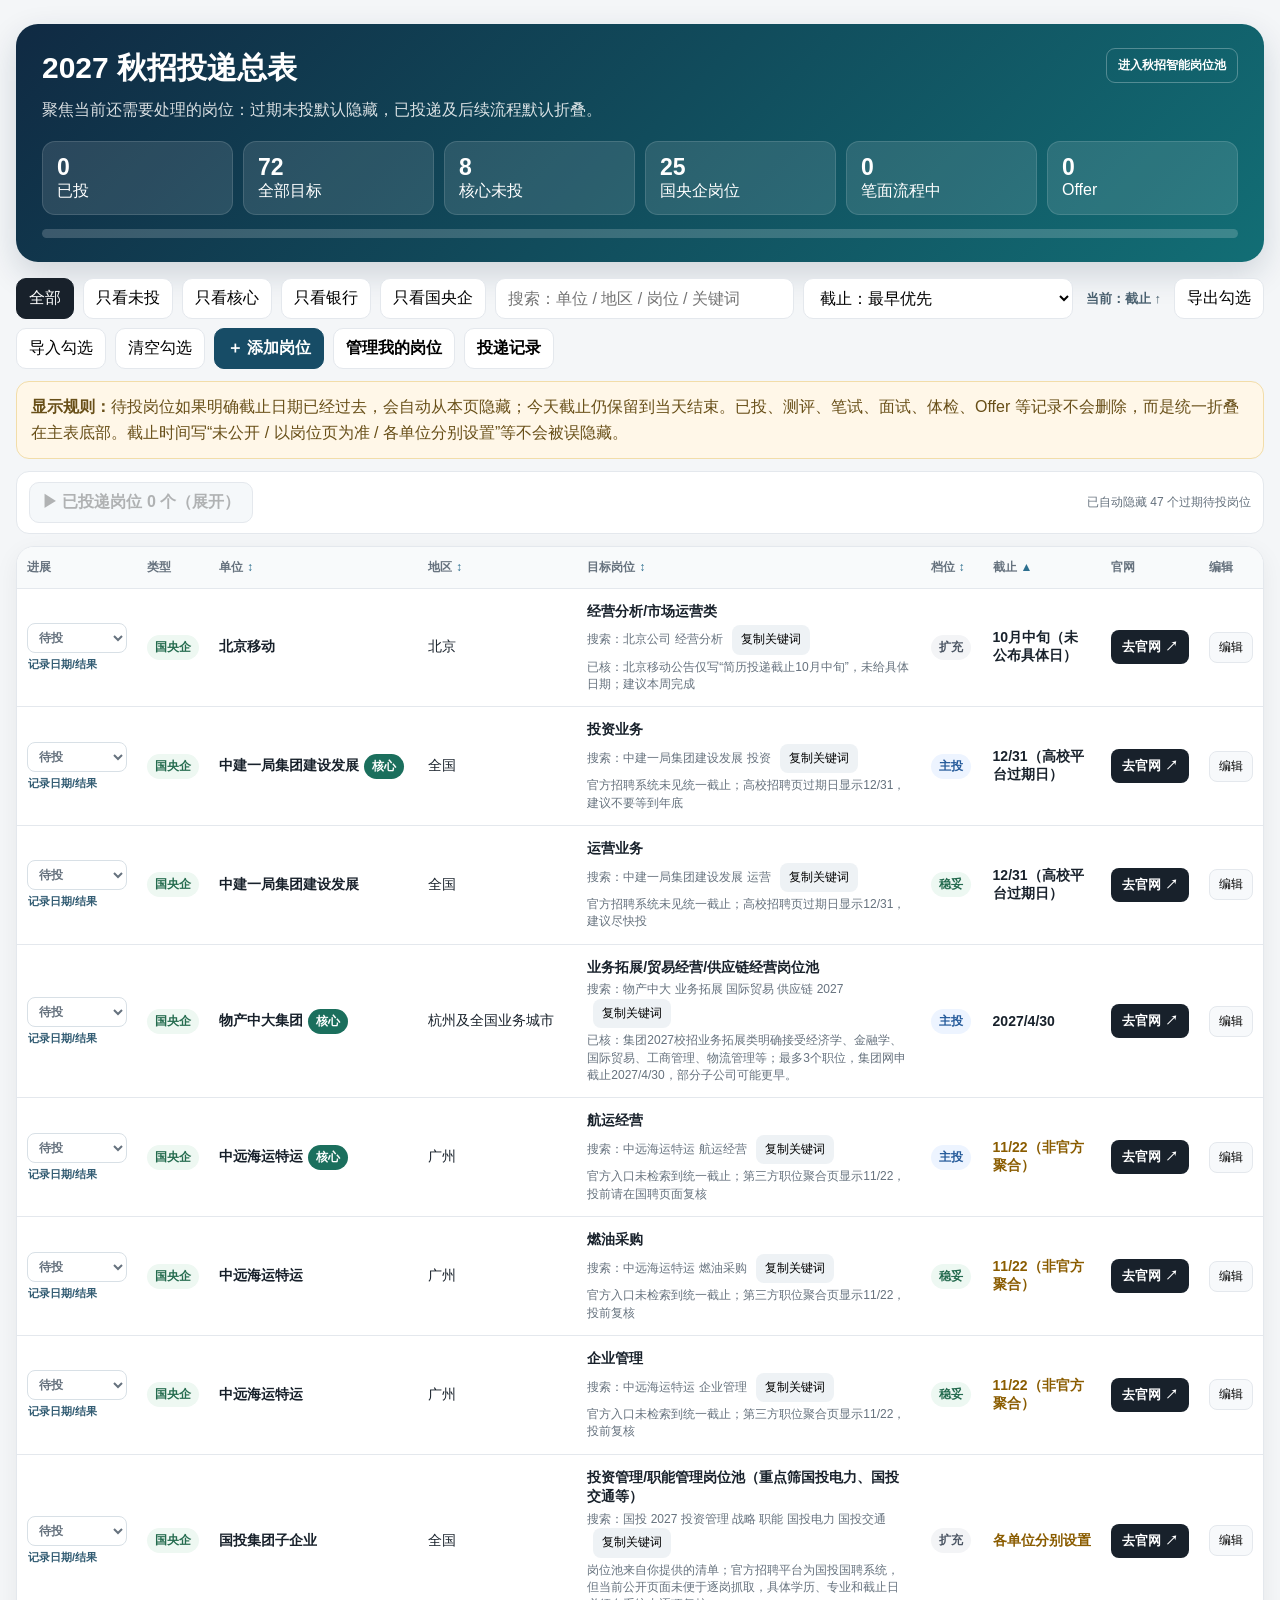
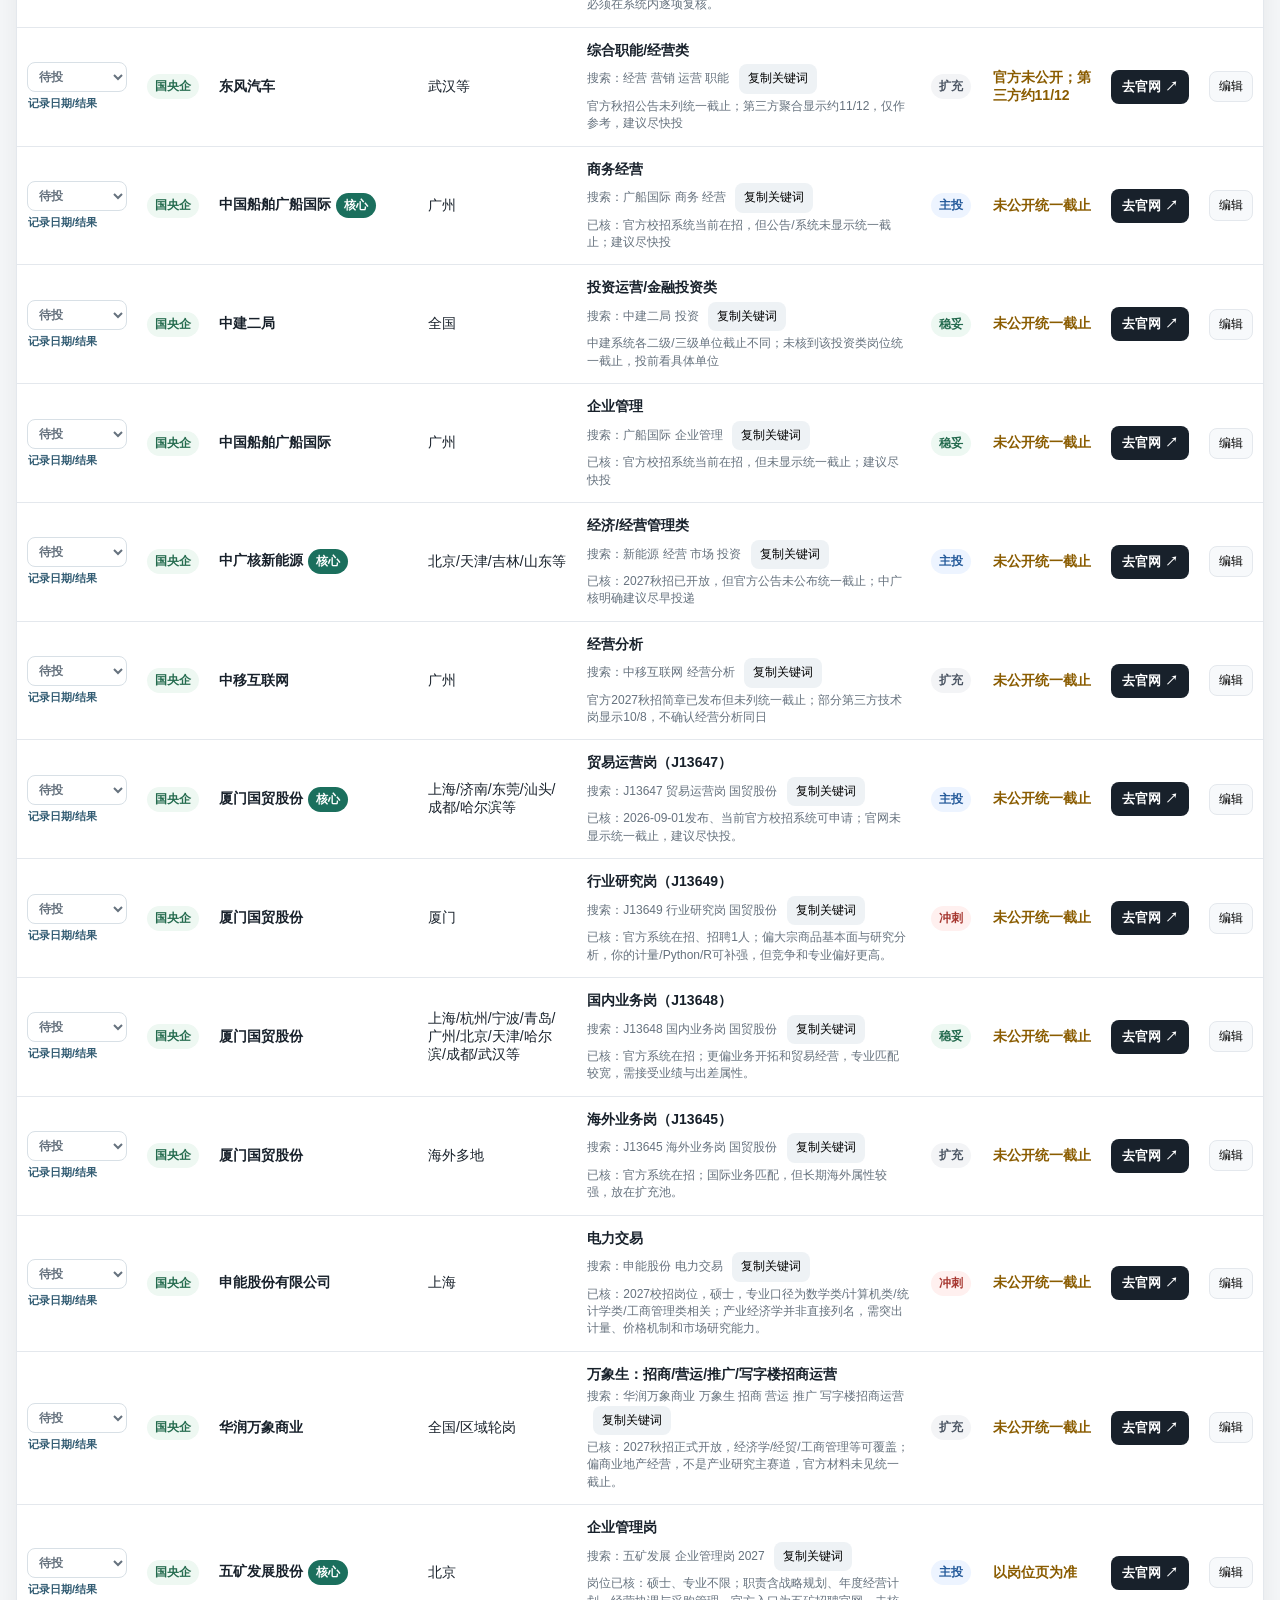
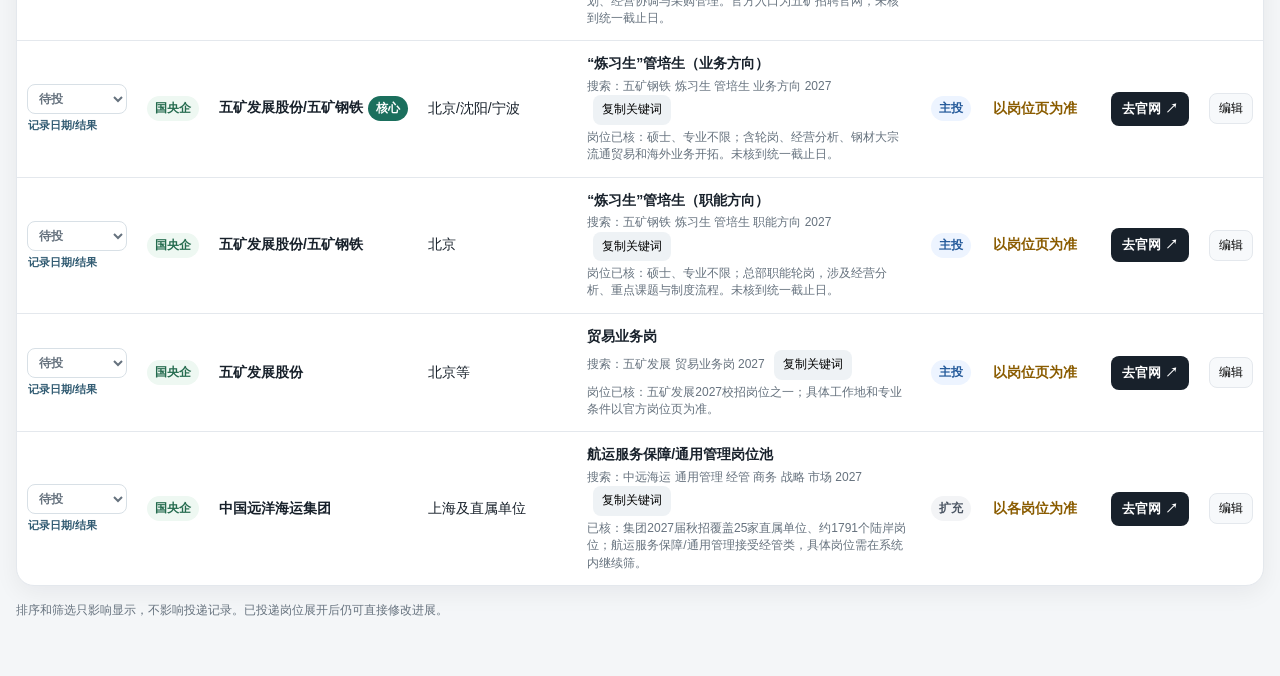
<file: qiuzhao/index.html>
<!doctype html>
<html lang="zh-CN">
<head>
<meta charset="utf-8">
<meta name="viewport" content="width=device-width,initial-scale=1">
<title>2027 秋招投递总表</title>
<style>
:root{--bg:#f4f6f8;--card:#fff;--text:#18212b;--muted:#66727e;--line:#e4e8ed;--blue:#102a43;--teal:#126e75}
*{box-sizing:border-box}body{margin:0;background:var(--bg);color:var(--text);font-family:-apple-system,BlinkMacSystemFont,"Segoe UI","PingFang SC","Microsoft YaHei",Arial,sans-serif}.wrap{max-width:1380px;margin:auto;padding:24px 16px 56px}.hero{background:linear-gradient(135deg,var(--blue),var(--teal));color:#fff;border-radius:22px;padding:24px 26px;box-shadow:0 12px 32px rgba(16,42,67,.16)}.hero-top{display:flex;justify-content:space-between;gap:16px;align-items:flex-start}.hero h1{margin:0 0 8px;font-size:30px}.hero p{margin:0;opacity:.84;line-height:1.65}.peerlink{color:#fff;text-decoration:none;border:1px solid rgba(255,255,255,.28);padding:8px 11px;border-radius:9px;font-size:12px;font-weight:800;white-space:nowrap}.stats{display:grid;grid-template-columns:repeat(4,1fr);gap:10px;margin-top:18px}.stat{background:rgba(255,255,255,.11);border:1px solid rgba(255,255,255,.13);padding:12px 14px;border-radius:13px}.stat b{font-size:23px;display:block}.progress{height:9px;background:rgba(255,255,255,.18);border-radius:9px;margin-top:14px;overflow:hidden}.progress span{display:block;height:100%;background:#fff;width:0}.toolbar{display:flex;flex-wrap:wrap;gap:9px;margin:16px 0 12px}button,input,select{font:inherit}button,.search,.sortselect{background:#fff;border:1px solid var(--line);border-radius:10px;padding:9px 12px}button{cursor:pointer}button.active{background:#18212b;color:#fff;border-color:#18212b}.search{min-width:260px;flex:1}.sortselect{min-width:205px}.sortstatus{display:flex;align-items:center;padding:0 4px;color:#49606f;font-size:13px;font-weight:700}.notice{background:#fff7e8;border:1px solid #f2dda9;border-radius:13px;padding:12px 14px;margin:10px 0 12px;color:#684f18;line-height:1.6}.foldbar{display:flex;align-items:center;justify-content:space-between;gap:12px;flex-wrap:wrap;background:#fff;border:1px solid var(--line);border-radius:13px;padding:10px 12px;margin:0 0 12px}.foldbar button{font-weight:800;background:#f5f8fa}.foldbar button.active{background:#18212b;color:#fff}.foldmeta{font-size:12px;color:var(--muted)}.card{background:#fff;border:1px solid var(--line);border-radius:18px;overflow:hidden;box-shadow:0 7px 25px rgba(16,24,40,.06)}table{width:100%;border-collapse:collapse}th{position:sticky;top:0;background:#f8fafb;color:var(--muted);font-size:12px;text-align:left;padding:12px 10px;border-bottom:1px solid var(--line);z-index:2}th.sortable{cursor:pointer;user-select:none;white-space:nowrap}th.sortable:hover{background:#eef3f6;color:#293846}.sort-arrow{display:inline-block;min-width:14px;margin-left:4px;color:#2d6f8f;font-weight:900}td{padding:13px 10px;border-bottom:1px solid var(--line);vertical-align:middle;font-size:14px}tr:last-child td{border-bottom:none}tr.submitted-row{background:#fafbfc}tr.submitted-row:first-of-type td{border-top:2px solid #d9e1e7}tr.collapsed-submitted{display:none}.check{width:21px;height:21px;accent-color:#11815e;cursor:pointer}.org{font-weight:800;white-space:nowrap}.role{font-weight:700;line-height:1.4}.small{font-size:12px;color:var(--muted);margin-top:4px;line-height:1.45}.badge{display:inline-block;border-radius:999px;padding:4px 8px;font-size:12px;font-weight:750;white-space:nowrap}.bank{background:#eaf3ff;color:#225a92}.soe{background:#eef8f2;color:#246b4e}.core{background:#1b6f5d;color:#fff;margin-left:5px}.lv-sprint{background:#fff0ef;color:#a6362f}.lv-main{background:#edf4ff;color:#245a9a}.lv-safe{background:#edf8f2;color:#256b4f}.lv-expand{background:#f3f4f6;color:#4b5563}.deadline{font-weight:700}.unknown{color:#8a5c00}.apply{display:inline-block;background:#18212b;color:#fff;text-decoration:none;padding:8px 11px;border-radius:8px;font-weight:700;font-size:13px;white-space:nowrap}.copy{border:none;background:#eef2f5;border-radius:8px;padding:6px 9px;font-size:12px;cursor:pointer;margin-left:6px}.footer{font-size:12px;color:var(--muted);line-height:1.7;margin-top:14px}@media(max-width:860px){.wrap{padding:12px 8px 36px}.hero{border-radius:16px;padding:18px}.hero h1{font-size:23px}.hero-top{flex-direction:column}.stats{grid-template-columns:1fr 1fr}.card{overflow-x:auto}table{min-width:1200px}}
</style>
</head>
<body>
<div class="wrap">
<section class="hero"><div class="hero-top"><div><h1>2027 秋招投递总表</h1><p>聚焦当前还需要处理的岗位：过期未投默认隐藏，已投递及后续流程默认折叠。</p></div><a class="peerlink" href="./plus/">进入秋招智能岗位池</a></div><div class="stats"><div class="stat"><b id="done">0</b><span>已投</span></div><div class="stat"><b id="total">0</b><span>全部目标</span></div><div class="stat"><b id="coreRemain">0</b><span>核心未投</span></div><div class="stat"><b id="soeCount">0</b><span>国央企岗位</span></div></div><div class="progress"><span id="bar"></span></div></section>
<div class="toolbar"><button class="active" data-mode="all">全部</button><button data-mode="undone">只看未投</button><button data-mode="core">只看核心</button><button data-mode="bank">只看银行</button><button data-mode="soe">只看国央企</button><input id="search" class="search" placeholder="搜索：单位 / 地区 / 岗位 / 关键词"><select id="sortSelect" class="sortselect"><option value="deadline:1">截止：最早优先</option><option value="deadline:-1">截止：最晚优先</option><option value="level:1">档位：主投→冲刺→稳妥→扩充</option><option value="level:-1">档位：扩充→稳妥→冲刺→主投</option><option value="org:1">单位：升序</option><option value="org:-1">单位：降序</option><option value="region:1">地区：升序</option><option value="region:-1">地区：降序</option><option value="role:1">岗位：升序</option><option value="role:-1">岗位：降序</option></select><span id="sortStatus" class="sortstatus"></span><button id="exportBtn">导出勾选</button><button id="importBtn">导入勾选</button><input id="importFile" type="file" accept="application/json" hidden><button id="reset">清空勾选</button></div>
<div class="notice"><b>显示规则：</b>待投岗位如果明确截止日期已经过去，会自动从本页隐藏；今天截止仍保留到当天结束。已投、测评、笔试、面试、体检、Offer 等记录不会删除，而是统一折叠在主表底部。截止时间写“未公开 / 以岗位页为准 / 各单位分别设置”等不会被误隐藏。</div>
<div class="foldbar"><button id="submittedToggle">▶ 已投递岗位 0 个（展开）</button><span id="hiddenExpired" class="foldmeta">已自动隐藏 0 个过期待投岗位</span></div>
<div class="card"><table><thead><tr><th style="width:120px">进展</th><th>类型</th><th class="sortable" data-sort="org">单位<span class="sort-arrow"></span></th><th class="sortable" data-sort="region">地区<span class="sort-arrow"></span></th><th class="sortable" data-sort="role">目标岗位<span class="sort-arrow"></span></th><th class="sortable" data-sort="level">档位<span class="sort-arrow"></span></th><th class="sortable" data-sort="deadline">截止<span class="sort-arrow"></span></th><th>官网</th></tr></thead><tbody id="body"></tbody></table></div>
<div class="footer">排序和筛选只影响显示，不影响投递记录。已投递岗位展开后仍可直接修改进展。</div>
</div>
<script src="./data.js"></script>
<script src="./data_additions_20261006.js"></script>
<script>
const baseJobs=window.JOBS||[], additions=window.JOB_ADDITIONS||[];
const jobMap=new Map(baseJobs.map(j=>[j.id,{...j}]));
additions.forEach(a=>{if(a.hidden){jobMap.delete(a.id);return;}const old=jobMap.get(a.id)||{};jobMap.set(a.id,{...old,...a});});
const jobs=[...jobMap.values()];
function safeStoredJSON(key,fallback){try{const raw=localStorage.getItem(key);return raw===null?fallback:JSON.parse(raw)}catch{try{localStorage.removeItem(key)}catch{}return fallback}}
const KEY='autumn-2027-all-jobs-v3',APPKEY='qiuzhao-application-records-v1',SORTKEY='autumn-2027-sort-v2';
let state=safeStoredJSON(KEY,{});if(!state||Array.isArray(state)||typeof state!=='object')state={};let appState=safeStoredJSON(APPKEY,{version:1,records:{}});let mode='all',q='',showSubmitted=false;
let savedSort=safeStoredJSON(SORTKEY,null);const allowedSort=new Set(['deadline','level','org','region','role']);let sortKey=allowedSort.has(savedSort?.key)?savedSort.key:'deadline',sortDir=[1,-1].includes(savedSort?.dir)?savedSort.dir:1;
const collator=new Intl.Collator('zh-CN',{numeric:true,sensitivity:'base'});const esc=s=>String(s??'').replace(/[&<>"']/g,m=>({'&':'&amp;','<':'&lt;','>':'&gt;','"':'&quot;',"'":'&#039;'}[m]));
const levelOverrides={'cnpc-eri-energy':'主投','cnpc-intl-trade':'主投','cnpc-liaohe-mgmt':'稳妥','sinopec-south-sales':'主投','cssc-gsi-business':'主投','cnpc-hubei-retail':'主投','cnpc-chongqing-plan':'主投','cnpc-east-trade':'主投','cnodc-business':'冲刺','cosco-special-ops':'主投','sinomach-trade':'主投','cscec1-invest':'主投','cscec1-operation':'稳妥','cscec2-invest':'稳妥','cssc-gsi-mgmt':'稳妥','cosco-fuel':'稳妥','cosco-mgmt':'稳妥','sinopec-4-intl':'稳妥','sinopec-north-mgmt':'扩充','huaneng-econ':'扩充','cgn-newenergy':'主投','dongfeng-business':'扩充','sinopec-zhongyuan':'扩充','sinopec-nw':'扩充','cmcc-beijing':'扩充','cmcc-internet':'扩充','unicom-liaoning':'扩充','cnooc-pool':'主投','huadian-regular':'扩充','datang-regular':'扩充'};
function normalizedLevel(j){if(['主投','冲刺','稳妥','扩充'].includes(j.level))return j.level;if(levelOverrides[j.id])return levelOverrides[j.id];const generic={'S+':'主投','S':'主投','A+':'主投','A':'稳妥','A-':'扩充','B+':'扩充','B':'扩充','待筛':'扩充'};return generic[j.level]||'扩充'}
function levelClass(j){const x=normalizedLevel(j);return x==='主投'?'lv-main':x==='冲刺'?'lv-sprint':x==='稳妥'?'lv-safe':'lv-expand'}function levelRank(j){return {'主投':1,'冲刺':2,'稳妥':3,'扩充':4}[normalizedLevel(j)]||9}
function deadlineValue(text){const s=String(text||'').trim();if(/待核实|未公开|非官方|第三方|以岗位|各单位|岗位页|分别设置|岗位为准/.test(s))return{known:false,exact:false,value:0};let y=s.match(/^(20\d{2})[\/.-](\d{1,2})[\/.-](\d{1,2})(?:\s+(\d{1,2})[:：](\d{2}))?/);if(y){const yr=+y[1],mo=+y[2],d=+y[3],h=y[4]===undefined?23:+y[4],mi=y[5]===undefined?59:+y[5];return{known:true,exact:true,value:new Date(yr,mo-1,d,h,mi,y[4]===undefined?59:0,y[4]===undefined?999:0).getTime()}}let m=s.match(/^(\d{1,2})\s*[\/月]\s*(\d{1,2})(?:\s*日)?(?:\s+(\d{1,2})\s*[:：]\s*(\d{2}))?/);if(m){const mo=+m[1],d=+m[2],yr=mo>=8?2026:2027;if(m[3]!==undefined){let h=+m[3],mi=+m[4];if(h===24)return{known:true,exact:true,value:new Date(yr,mo-1,d+1,0,mi,0,0).getTime()};return{known:true,exact:true,value:new Date(yr,mo-1,d,h,mi,0,0).getTime()}}return{known:true,exact:true,value:new Date(yr,mo-1,d,23,59,59,999).getTime()}}m=s.match(/^(\d{1,2})月(上旬|中旬|下旬)/);if(m){const mo=+m[1],yr=mo>=8?2026:2027,d=m[2]==='上旬'?5:m[2]==='中旬'?15:25;return{known:true,exact:false,value:new Date(yr,mo-1,d,23,59,59,999).getTime()}}return{known:false,exact:false,value:0}}
function refreshStoredState(){const s=safeStoredJSON(KEY,{});if(s&&typeof s==='object'&&!Array.isArray(s))state=s;const a=safeStoredJSON(APPKEY,{version:1,records:{}});appState=a&&a.records? a:{version:1,records:{}}}
function statusOf(j){const s=appState?.records?.[j.id]?.status;return s||state[j.id]?'已投':'待投'}
function isSubmitted(j){const s=appState?.records?.[j.id]?.status;return s?s!=='待投':!!state[j.id]}
function isExpiredPending(j){if(isSubmitted(j))return false;const d=deadlineValue(j.deadline);return d.known&&d.exact&&d.value<Date.now()}
function compareJobs(a,b){if(sortKey==='deadline'){const av=deadlineValue(a.deadline),bv=deadlineValue(b.deadline);if(av.known!==bv.known)return av.known?-1:1;if(!av.known&&!bv.known)return collator.compare(a.deadline||'',b.deadline||'');const diff=(av.value-bv.value)*sortDir;return diff||collator.compare(a.org||'',b.org||'')}if(sortKey==='level'){const d=(levelRank(a)-levelRank(b))*sortDir;return d||collator.compare(a.org||'',b.org||'')}return collator.compare(a[sortKey]||'',b[sortKey]||'')*sortDir}
function match(j){if(isExpiredPending(j))return false;const text=[j.category,j.org,j.region,j.role,normalizedLevel(j),j.keyword,j.note].join(' ').toLowerCase(),query=q.trim().toLowerCase();const submitted=isSubmitted(j);const ok=mode==='all'||(mode==='undone'&&!submitted)||(mode==='core'&&j.core)||(mode==='bank'&&j.category==='银行')||(mode==='soe'&&j.category==='国央企');return ok&&(!query||text.includes(query))}
function visibleJobs(){const list=jobs.filter(match).slice();list.sort((a,b)=>{const as=isSubmitted(a),bs=isSubmitted(b);if(as!==bs)return as?1:-1;return compareJobs(a,b)});return list}
function sortLabel(){const names={deadline:'截止',org:'单位',region:'地区',role:'岗位',level:'档位'};return `当前：${names[sortKey]} ${sortDir===1?'↑':'↓'}`}
function updateSortUI(){document.querySelectorAll('th.sortable').forEach(th=>{const a=th.querySelector('.sort-arrow');a.textContent=th.dataset.sort===sortKey?(sortDir===1?'▲':'▼'):'↕'});document.getElementById('sortSelect').value=`${sortKey}:${sortDir}`;document.getElementById('sortStatus').textContent=sortLabel();localStorage.setItem(SORTKEY,JSON.stringify({key:sortKey,dir:sortDir}))}
function render(){refreshStoredState();const body=document.getElementById('body');body.innerHTML='';const visible=visibleJobs();let submittedVisible=0;visible.forEach(j=>{const submitted=isSubmitted(j);if(submitted)submittedVisible++;const tr=document.createElement('tr');tr.dataset.jobId=j.id;if(submitted){tr.classList.add('submitted-row');if(!showSubmitted)tr.classList.add('collapsed-submitted')}const unknown=!deadlineValue(j.deadline).known;const lvl=normalizedLevel(j);tr.innerHTML=`<td><input class="check" type="checkbox" ${submitted?'checked':''}></td><td><span class="badge ${j.category==='银行'?'bank':'soe'}">${esc(j.category)}</span></td><td><div class="org">${esc(j.org)}${j.core?'<span class="badge core">核心</span>':''}</div></td><td>${esc(j.region)}</td><td><div class="role">${esc(j.role)}</div><div class="small">搜索：${esc(j.keyword)} <button class="copy">复制关键词</button></div><div class="small">${esc(j.note)}</div></td><td><span class="badge ${levelClass(j)}">${esc(lvl)}</span></td><td><span class="deadline ${unknown?'unknown':''}">${esc(j.deadline)}</span></td><td><a class="apply" href="${esc(j.url)}" target="_blank" rel="noopener">去官网 ↗</a></td>`;tr.querySelector('.check').onchange=e=>{state[j.id]=e.target.checked;localStorage.setItem(KEY,JSON.stringify(state));render()};tr.querySelector('.copy').onclick=e=>{navigator.clipboard.writeText(j.keyword||'');e.target.textContent='已复制';setTimeout(()=>e.target.textContent='复制关键词',800)};body.appendChild(tr)});
const hiddenExpiredCount=jobs.filter(isExpiredPending).length,allSubmitted=jobs.filter(isSubmitted).length;submittedToggle.textContent=`${showSubmitted?'▼':'▶'} 已投递岗位 ${submittedVisible} 个（${showSubmitted?'收起':'展开'}）`;submittedToggle.classList.toggle('active',showSubmitted);submittedToggle.disabled=submittedVisible===0;hiddenExpired.textContent=`已自动隐藏 ${hiddenExpiredCount} 个过期待投岗位`;
const done=allSubmitted;doneEl.textContent=done;total.textContent=jobs.length;coreRemain.textContent=jobs.filter(j=>j.core&&!isSubmitted(j)&&!isExpiredPending(j)).length;soeCount.textContent=jobs.filter(j=>j.category==='国央企'&&!isExpiredPending(j)).length;bar.style.width=(jobs.length?Math.round(done/jobs.length*100):0)+'%';updateSortUI()}
const doneEl=document.getElementById('done'),total=document.getElementById('total'),coreRemain=document.getElementById('coreRemain'),soeCount=document.getElementById('soeCount'),bar=document.getElementById('bar'),submittedToggle=document.getElementById('submittedToggle'),hiddenExpired=document.getElementById('hiddenExpired');
submittedToggle.onclick=()=>{showSubmitted=!showSubmitted;render()};document.querySelectorAll('[data-mode]').forEach(btn=>btn.onclick=()=>{mode=btn.dataset.mode;document.querySelectorAll('[data-mode]').forEach(x=>x.classList.remove('active'));btn.classList.add('active');render()});document.querySelectorAll('th.sortable').forEach(th=>th.onclick=()=>{const k=th.dataset.sort;if(sortKey===k)sortDir*=-1;else{sortKey=k;sortDir=1}render()});document.getElementById('sortSelect').onchange=e=>{const[k,d]=e.target.value.split(':');sortKey=k;sortDir=Number(d);render()};document.getElementById('search').oninput=e=>{q=e.target.value;render()};document.getElementById('reset').onclick=()=>{if(confirm('确定清空所有投递勾选吗？完整投递进展请在“投递记录”中管理。')){state={};localStorage.setItem(KEY,'{}');render()}};document.getElementById('exportBtn').onclick=()=>{const blob=new Blob([JSON.stringify(state,null,2)],{type:'application/json'}),a=document.createElement('a');a.href=URL.createObjectURL(blob);a.download='2027秋招投递进度.json';a.click();URL.revokeObjectURL(a.href)};document.getElementById('importBtn').onclick=()=>document.getElementById('importFile').click();document.getElementById('importFile').onchange=e=>{const f=e.target.files[0];if(!f)return;const r=new FileReader();r.onload=()=>{try{const imported=JSON.parse(r.result);if(!imported||Array.isArray(imported)||typeof imported!=='object')throw new Error('invalid state');state=imported;localStorage.setItem(KEY,JSON.stringify(state));render()}catch{alert('导入文件格式不正确')}};r.readAsText(f)};render();
</script>
<script src="./user_jobs.js"></script>
<script>
const userBaseJobs=[...jobMap.values()].map(j=>({...j,level:normalizedLevel(j)}));
jobs.splice(0,jobs.length,...QIUZHAO_USER_JOBS.apply(userBaseJobs));
render();
QIUZHAO_USER_JOBS.install({jobs,baseJobs:userBaseJobs,render,getVisibleJobs:()=>visibleJobs()});
</script>
</body></html>
</file>
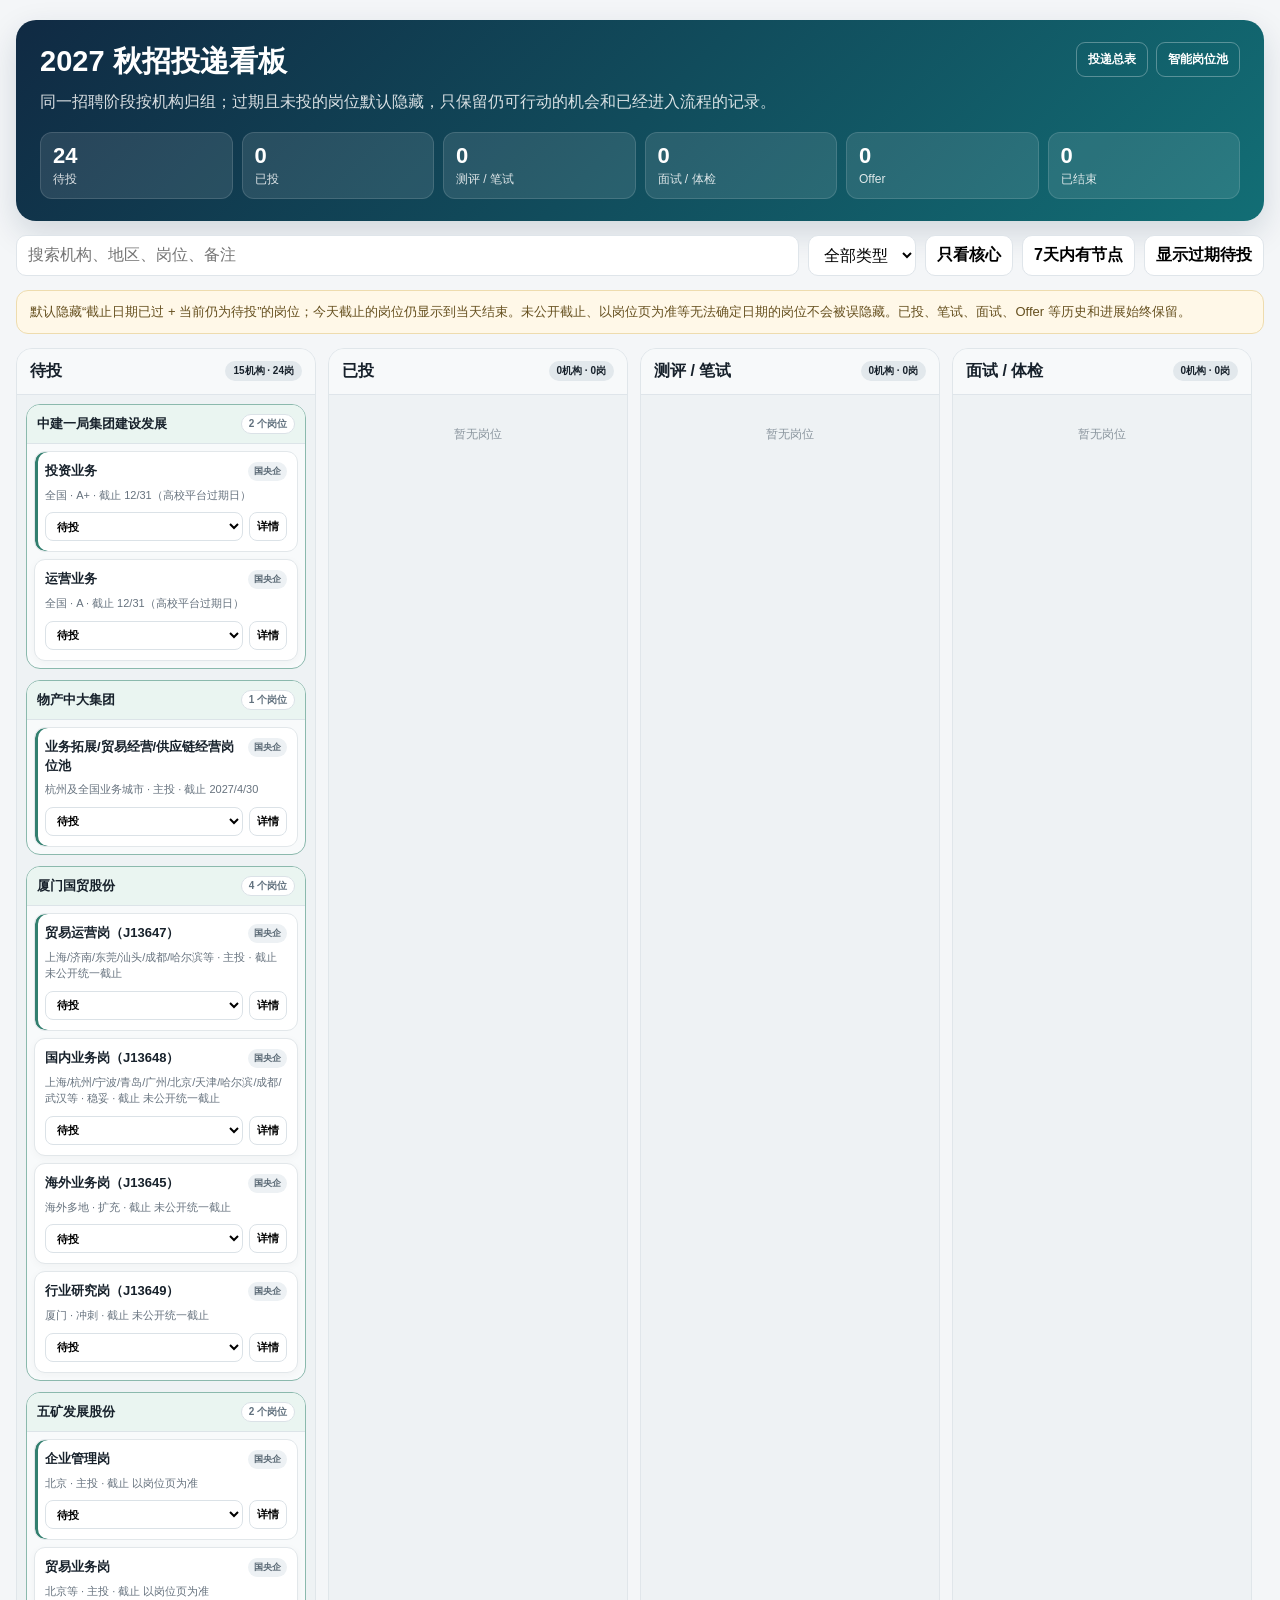
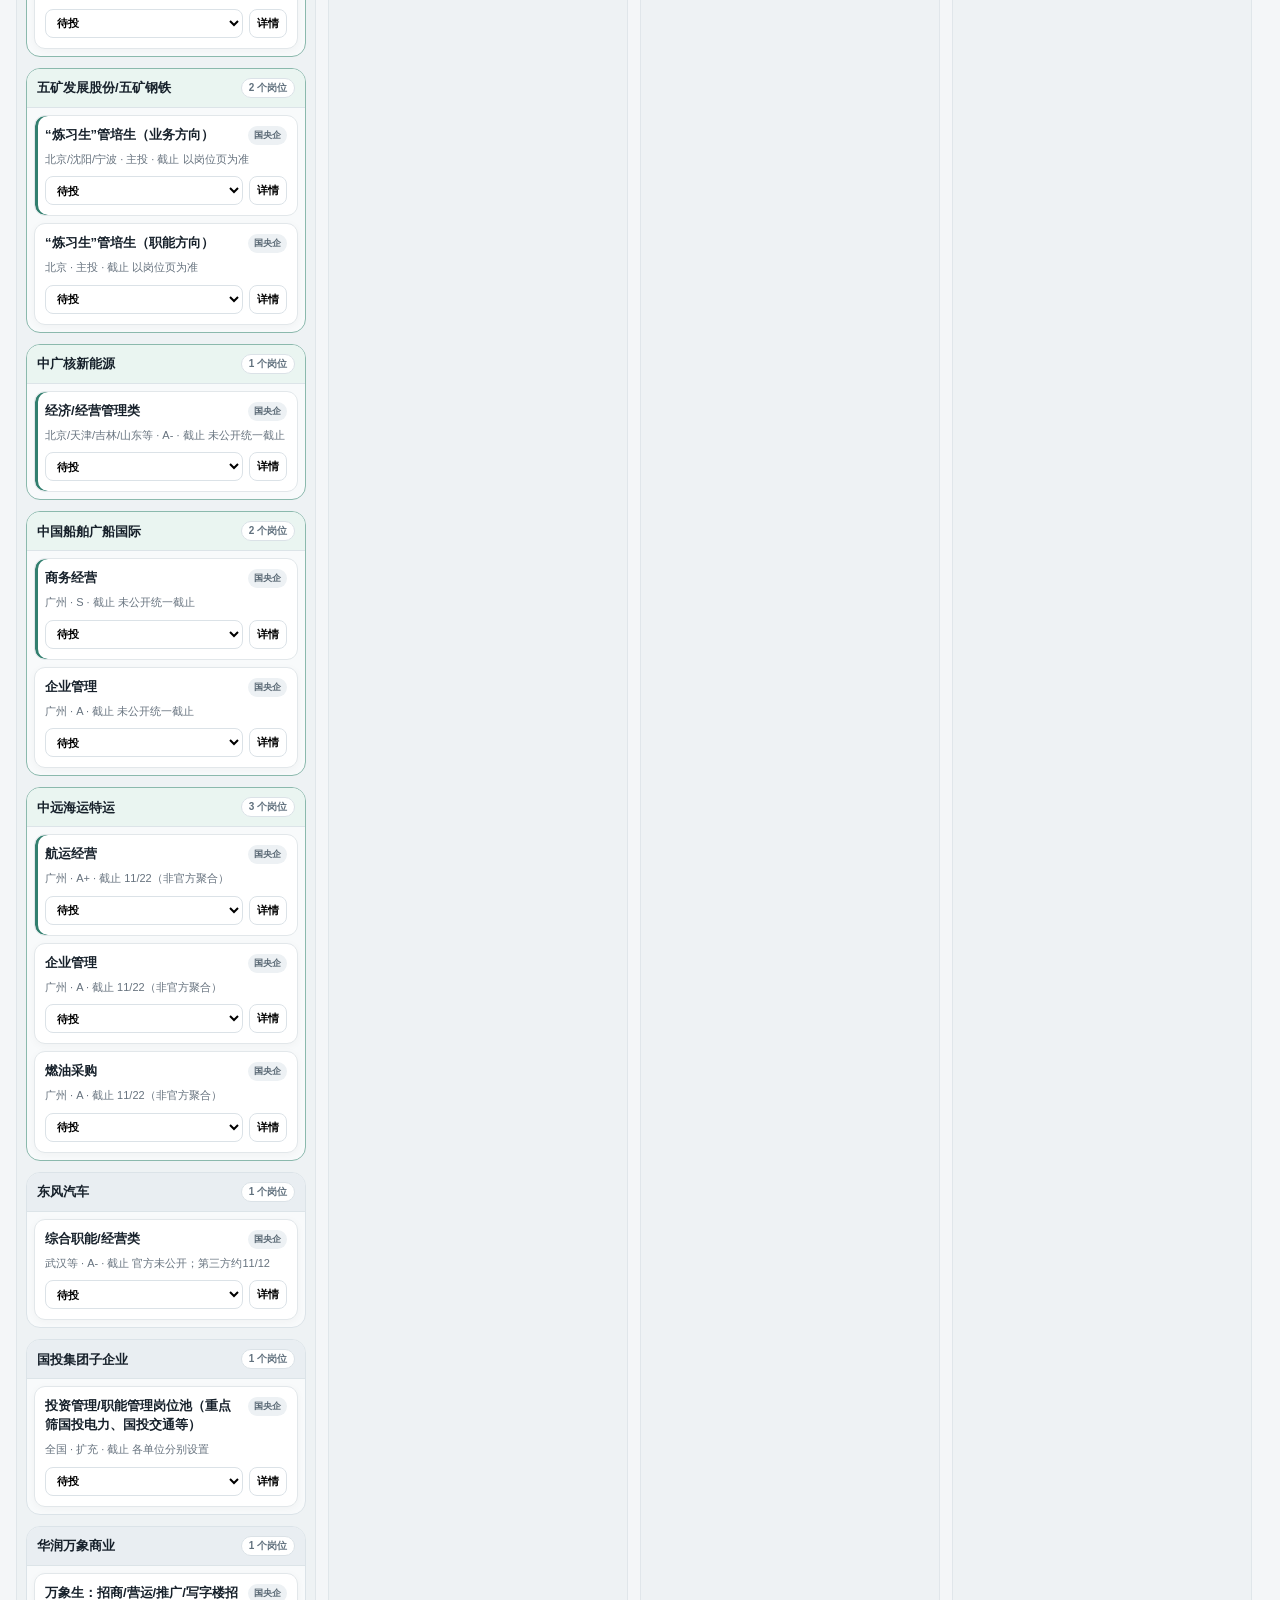
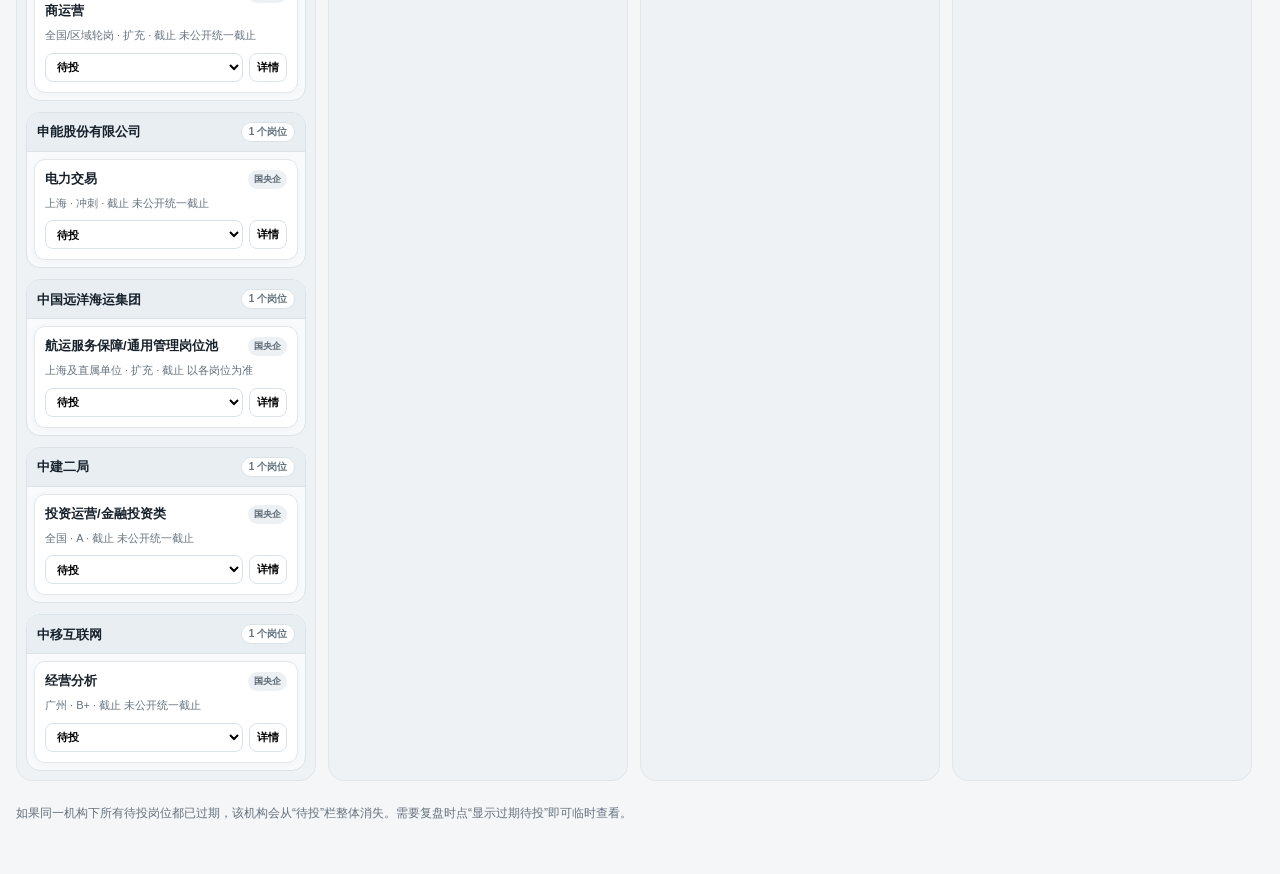
<file: qiuzhao/board/index.html>
<!doctype html>
<html lang="zh-CN">
<head>
<meta charset="utf-8">
<meta name="viewport" content="width=device-width,initial-scale=1">
<title>2027 秋招投递看板</title>
<style>
:root{--bg:#f4f6f8;--text:#17212b;--muted:#66727e;--line:#dfe5ea;--blue:#102a43;--teal:#126e75}
*{box-sizing:border-box}body{margin:0;background:var(--bg);color:var(--text);font-family:-apple-system,BlinkMacSystemFont,"Segoe UI","PingFang SC","Microsoft YaHei",Arial,sans-serif}.wrap{max-width:1650px;margin:auto;padding:20px 16px 50px}.hero{background:linear-gradient(135deg,var(--blue),var(--teal));color:#fff;border-radius:20px;padding:22px 24px;box-shadow:0 12px 32px rgba(16,42,67,.15)}.hero-top{display:flex;justify-content:space-between;align-items:flex-start;gap:16px}.hero h1{margin:0 0 7px;font-size:29px}.hero p{margin:0;opacity:.84;line-height:1.6}.nav{display:flex;gap:8px;flex-wrap:wrap}.nav a{color:#fff;text-decoration:none;border:1px solid rgba(255,255,255,.3);padding:8px 11px;border-radius:9px;font-size:12px;font-weight:800}.stats{display:grid;grid-template-columns:repeat(6,minmax(110px,1fr));gap:9px;margin-top:17px}.stat{background:rgba(255,255,255,.1);border:1px solid rgba(255,255,255,.13);border-radius:12px;padding:10px 12px}.stat b{display:block;font-size:22px}.stat span{font-size:12px;opacity:.85}.toolbar{display:flex;gap:9px;flex-wrap:wrap;margin:14px 0}.toolbar input,.toolbar select,.toolbar button{font:inherit;background:#fff;border:1px solid var(--line);border-radius:10px;padding:9px 11px}.toolbar input{min-width:260px;flex:1}.toolbar button{cursor:pointer;font-weight:750}.toolbar button.active{background:#18212b;color:#fff;border-color:#18212b}.notice{background:#fff8e8;border:1px solid #eedcae;color:#66501f;padding:11px 13px;border-radius:12px;margin-bottom:14px;font-size:13px;line-height:1.55}.board{display:grid;grid-template-columns:repeat(6,minmax(300px,1fr));gap:12px;overflow-x:auto;padding-bottom:10px}.column{background:#eef2f4;border:1px solid #e0e6ea;border-radius:16px;min-height:220px;overflow:hidden}.column-head{display:flex;align-items:center;justify-content:space-between;padding:12px 13px;background:#f7f9fa;border-bottom:1px solid var(--line);position:sticky;top:0;z-index:3}.column-title{font-weight:850}.column-count{background:#e2e8ec;border-radius:999px;padding:3px 8px;font-size:10px;font-weight:850}.org-groups{padding:9px;display:grid;gap:11px}.org-group{border:1px solid #dbe3e8;border-radius:14px;overflow:hidden;background:#f8fafb}.org-group.core{border-color:#8bb9ad}.org-head{display:flex;justify-content:space-between;gap:8px;align-items:center;padding:9px 10px;background:#e9eef2;border-bottom:1px solid #dce4e8}.org-group.core .org-head{background:#eaf5f1}.org-name{font-size:13px;font-weight:900;line-height:1.35}.org-count{font-size:10px;font-weight:850;color:#61717e;background:#fff;border:1px solid #dbe2e7;border-radius:999px;padding:2px 7px}.org-jobs{padding:7px;display:grid;gap:7px}.job-card{background:#fff;border:1px solid #e2e7ea;border-radius:11px;padding:10px;box-shadow:0 2px 9px rgba(16,24,40,.035)}.job-card.core{box-shadow:inset 3px 0 #327f6f}.card-top{display:flex;justify-content:space-between;gap:8px;align-items:flex-start}.role{font-weight:800;font-size:13px;line-height:1.45}.tag{font-size:9px;font-weight:850;border-radius:999px;padding:3px 6px;background:#edf1f4;color:#586773;white-space:nowrap}.tag.custom{background:#f1ebff;color:#6848a0}.meta{font-size:11px;color:var(--muted);line-height:1.5;margin-top:6px}.next{margin-top:7px;padding:6px 8px;border-radius:8px;background:#fff6df;color:#7b5b17;font-size:11px;font-weight:750}.note{margin-top:7px;padding:7px 8px;border-radius:8px;background:#f7f9fa;color:#53616d;font-size:11px;line-height:1.45;white-space:pre-wrap}.actions{display:flex;gap:6px;margin-top:9px}.actions select,.actions button{font:inherit;font-size:11px;border:1px solid #dbe2e7;border-radius:8px;padding:6px 7px;background:#fff}.actions select{min-width:0;flex:1;font-weight:750}.actions button{cursor:pointer;font-weight:800}.empty{padding:22px 10px;text-align:center;color:#8a959e;font-size:12px}.modal-bg{position:fixed;inset:0;background:rgba(15,23,42,.48);display:flex;align-items:center;justify-content:center;padding:16px;z-index:999}.modal{background:#fff;width:min(650px,96vw);max-height:92vh;overflow:auto;border-radius:17px;padding:19px;box-shadow:0 24px 70px rgba(15,23,42,.3)}.modal-head{display:flex;justify-content:space-between;gap:12px;align-items:flex-start}.modal h2{margin:0;font-size:20px}.modal-sub{margin:5px 0 0;color:var(--muted);font-size:12px}.close{border:0;background:#f0f3f5;border-radius:8px;padding:7px 9px;cursor:pointer}.form{display:grid;grid-template-columns:1fr 1fr;gap:11px;margin-top:15px}.field{display:flex;flex-direction:column;gap:5px}.field.full{grid-column:1/-1}.field label{font-size:12px;font-weight:800;color:#465563}.field input,.field select,.field textarea{width:100%;border:1px solid #d9e0e5;border-radius:9px;padding:9px 10px;font:inherit}.field textarea{min-height:94px;resize:vertical}.history{display:grid;gap:6px}.hist{display:flex;justify-content:space-between;gap:10px;border:1px solid #e7ecf0;border-radius:8px;padding:7px 9px;font-size:12px}.modal-actions{display:flex;justify-content:space-between;gap:10px;margin-top:16px;padding-top:13px;border-top:1px solid #e8edf1}.modal-actions div{display:flex;gap:7px}.modal-actions button{border:1px solid #d9e0e5;background:#fff;border-radius:9px;padding:8px 10px;cursor:pointer}.modal-actions .save{background:#18212b;color:#fff;border-color:#18212b}.modal-actions .danger{color:#a6362f}.footer{color:var(--muted);font-size:12px;line-height:1.65;margin-top:13px}@media(max-width:850px){.wrap{padding:10px 8px 36px}.hero{border-radius:15px;padding:17px}.hero-top{flex-direction:column}.hero h1{font-size:23px}.stats{grid-template-columns:repeat(2,1fr)}.board{grid-template-columns:repeat(6,300px)}.form{grid-template-columns:1fr}.field.full{grid-column:auto}}
</style>
</head>
<body>
<div class="wrap">
<section class="hero"><div class="hero-top"><div><h1>2027 秋招投递看板</h1><p>同一招聘阶段按机构归组；过期且未投的岗位默认隐藏，只保留仍可行动的机会和已经进入流程的记录。</p></div><div class="nav"><a href="../">投递总表</a><a href="../plus/">智能岗位池</a></div></div><div class="stats"><div class="stat"><b id="sWait">0</b><span>待投</span></div><div class="stat"><b id="sSent">0</b><span>已投</span></div><div class="stat"><b id="sTest">0</b><span>测评 / 笔试</span></div><div class="stat"><b id="sInterview">0</b><span>面试 / 体检</span></div><div class="stat"><b id="sOffer">0</b><span>Offer</span></div><div class="stat"><b id="sClosed">0</b><span>已结束</span></div></div></section>
<div class="toolbar"><input id="search" placeholder="搜索机构、地区、岗位、备注"><select id="typeFilter"><option value="all">全部类型</option><option value="国央企">国央企</option><option value="银行">银行</option><option value="其他">其他</option></select><button id="coreBtn">只看核心</button><button id="nextBtn">7天内有节点</button><button id="expiredBtn">显示过期待投</button></div>
<div class="notice">默认隐藏“截止日期已过 + 当前仍为待投”的岗位；今天截止的岗位仍显示到当天结束。未公开截止、以岗位页为准等无法确定日期的岗位不会被误隐藏。已投、笔试、面试、Offer 等历史和进展始终保留。</div>
<div id="board" class="board"></div>
<div class="footer">如果同一机构下所有待投岗位都已过期，该机构会从“待投”栏整体消失。需要复盘时点“显示过期待投”即可临时查看。</div>
</div>
<script src="../data.js"></script><script src="../data_additions_20261006.js"></script><script src="../user_jobs.js"></script>
<script>
const APP_KEY='qiuzhao-application-records-v1',LEGACY_KEY='autumn-2027-all-jobs-v3';
const STATUSES=['待投','已投','测评','笔试','面试','体检','Offer','未通过','主动放弃','流程结束'];
const GROUPS=[{id:'wait',title:'待投',statuses:['待投']},{id:'sent',title:'已投',statuses:['已投']},{id:'test',title:'测评 / 笔试',statuses:['测评','笔试']},{id:'interview',title:'面试 / 体检',statuses:['面试','体检']},{id:'offer',title:'Offer',statuses:['Offer']},{id:'closed',title:'已结束',statuses:['未通过','主动放弃','流程结束']}];
const base=window.JOBS||[],adds=window.JOB_ADDITIONS||[],map=new Map(base.map(j=>[j.id,{...j}]));adds.forEach(a=>{if(a.hidden){map.delete(a.id);return}map.set(a.id,{...(map.get(a.id)||{}),...a})});
let jobs=QIUZHAO_USER_JOBS.apply([...map.values()]),query='',type='all',coreOnly=false,nextOnly=false,showExpired=false;
function safe(key,fallback){try{const x=JSON.parse(localStorage.getItem(key)||'null');return x??fallback}catch{return fallback}}
function apps(){const x=safe(APP_KEY,{version:1,records:{}});return x&&x.records?x:{version:1,records:{}}}
function legacy(){const x=safe(LEGACY_KEY,{});return x&&typeof x==='object'&&!Array.isArray(x)?x:{}}
function today(){const d=new Date(),m=String(d.getMonth()+1).padStart(2,'0'),day=String(d.getDate()).padStart(2,'0');return `${d.getFullYear()}-${m}-${day}`}
function startOfToday(){const d=new Date();return new Date(d.getFullYear(),d.getMonth(),d.getDate()).getTime()}
function getRec(id){const a=apps().records[id];if(a)return {...{status:'待投',appliedAt:'',latestAt:'',nextAt:'',note:'',history:[]},...a};if(legacy()[id])return {status:'已投',appliedAt:'',latestAt:'',nextAt:'',note:'',history:[{status:'已投',at:'',source:'旧版已投记录'}]};return {status:'待投',appliedAt:'',latestAt:'',nextAt:'',note:'',history:[]}}
function setRec(id,next){const store=apps(),old=getRec(id),status=next.status||'待投',changed=status!==old.status,rec={status,appliedAt:next.appliedAt||'',latestAt:next.latestAt||'',nextAt:next.nextAt||'',note:next.note||'',history:Array.isArray(old.history)?old.history.slice():[]};if(changed){const d=today();if(status!=='待投'&&!rec.appliedAt)rec.appliedAt=d;if(!rec.latestAt)rec.latestAt=d;rec.history.unshift({status,at:d});rec.history=rec.history.slice(0,30)}store.records[id]=rec;localStorage.setItem(APP_KEY,JSON.stringify(store));const l=legacy();l[id]=status!=='待投';localStorage.setItem(LEGACY_KEY,JSON.stringify(l));return rec}
function clearRec(id){const store=apps();store.records[id]={status:'待投',appliedAt:'',latestAt:'',nextAt:'',note:'',history:[]};localStorage.setItem(APP_KEY,JSON.stringify(store));const l=legacy();l[id]=false;localStorage.setItem(LEGACY_KEY,JSON.stringify(l))}
function migrateLegacy(){const store=apps(),l=legacy();let changed=false;jobs.forEach(j=>{if(!store.records[j.id]&&l[j.id]){store.records[j.id]={status:'已投',appliedAt:'',latestAt:'',nextAt:'',note:'',history:[{status:'已投',at:'',source:'旧版已投记录'}]};changed=true}});if(changed)localStorage.setItem(APP_KEY,JSON.stringify(store))}
function parseDate(v){if(!v)return Infinity;const t=new Date(v+'T23:59:59').getTime();return Number.isFinite(t)?t:Infinity}
function deadlineValue(s){s=String(s||'').trim();if(/待核实|未公开|非官方|第三方|以岗位|各单位|统一截止/.test(s))return Infinity;let m=s.match(/^(20\d{2})[\/.-](\d{1,2})[\/.-](\d{1,2})/);if(m)return new Date(+m[1],+m[2]-1,+m[3],23,59,59,999).getTime();m=s.match(/^(\d{1,2})\s*[\/月]\s*(\d{1,2})/);if(m){const mo=+m[1],yr=mo>=8?2026:2027;return new Date(yr,mo-1,+m[2],23,59,59,999).getTime()}m=s.match(/^(\d{1,2})月(上旬|中旬|下旬)/);if(m){const mo=+m[1],yr=mo>=8?2026:2027,d=m[2]==='上旬'?10:m[2]==='中旬'?20:new Date(yr,mo,0).getDate();return new Date(yr,mo-1,d,23,59,59,999).getTime()}return Infinity}
function isExpiredUnsubmitted(j){const d=deadlineValue(j.deadline);return getRec(j.id).status==='待投'&&Number.isFinite(d)&&d<startOfToday()}
function within7(v){if(!v)return false;const d=parseDate(v)-Date.now();return d>=-86400000&&d<=7*86400000}
function matches(j){const r=getRec(j.id),text=[j.org,j.region,j.role,j.note,r.note].join(' ').toLowerCase();return(showExpired||!isExpiredUnsubmitted(j))&&(!query||text.includes(query.toLowerCase()))&&(type==='all'||j.category===type)&&(!coreOnly||j.core)&&(!nextOnly||within7(r.nextAt))}
function sortJobs(a,b,g){const ar=getRec(a.id),br=getRec(b.id);if(g.id==='wait'){const ad=deadlineValue(a.deadline),bd=deadlineValue(b.deadline);if(ad!==bd)return ad-bd}else{const an=parseDate(ar.nextAt),bn=parseDate(br.nextAt);if(an!==bn)return an-bn;const al=parseDate(ar.latestAt),bl=parseDate(br.latestAt);if(al!==bl)return bl-al}if(!!a.core!==!!b.core)return a.core?-1:1;const od=String(a.org||'').localeCompare(String(b.org||''),'zh-CN');return od||String(a.role||'').localeCompare(String(b.role||''),'zh-CN')}
function el(tag,cls,text){const x=document.createElement(tag);if(cls)x.className=cls;if(text!==undefined)x.textContent=text;return x}
function jobCard(j){const r=getRec(j.id),c=el('div','job-card'+(j.core?' core':'')),top=el('div','card-top'),role=el('div','role',j.role||'未填写岗位'),tag=el('span','tag'+(j._userEdited?' custom':''),j._userEdited?(j._userSource==='custom'?'自建':'已改'):(j.category||'岗位'));top.append(role,tag);c.appendChild(top);c.appendChild(el('div','meta',[j.region,j.level,j.deadline&&`截止 ${j.deadline}`].filter(Boolean).join(' · ')));if(r.nextAt)c.appendChild(el('div','next',`下一节点：${r.nextAt}${within7(r.nextAt)?'（7天内）':''}`));if(r.note)c.appendChild(el('div','note',r.note));const actions=el('div','actions'),sel=document.createElement('select');STATUSES.forEach(s=>sel.add(new Option(s,s)));sel.value=r.status;sel.onchange=()=>{setRec(j.id,{...getRec(j.id),status:sel.value,latestAt:''});render()};const detail=el('button','','详情');detail.onclick=()=>openModal(j);actions.append(sel,detail);c.appendChild(actions);return c}
function appendOrgGroups(container,list){const grouped=new Map();list.forEach(j=>{const key=(j.org||'未命名机构').trim()||'未命名机构';if(!grouped.has(key))grouped.set(key,[]);grouped.get(key).push(j)});grouped.forEach((items,org)=>{const group=el('section','org-group'+(items.some(j=>j.core)?' core':'')),head=el('div','org-head'),name=el('div','org-name',org),count=el('span','org-count',`${items.length} 个岗位`),body=el('div','org-jobs');head.append(name,count);group.append(head,body);items.forEach(j=>body.appendChild(jobCard(j)));container.appendChild(group)})}
function render(){jobs=QIUZHAO_USER_JOBS.apply([...map.values()]);const board=document.getElementById('board');board.innerHTML='';const counts={wait:0,sent:0,test:0,interview:0,offer:0,closed:0};GROUPS.forEach(g=>{const col=el('section','column'),head=el('div','column-head'),title=el('div','column-title',g.title),count=el('span','column-count'),groups=el('div','org-groups');head.append(title,count);col.append(head,groups);const stageJobs=jobs.filter(j=>g.statuses.includes(getRec(j.id).status)&&(showExpired||!isExpiredUnsubmitted(j))),list=stageJobs.filter(matches).sort((a,b)=>sortJobs(a,b,g));counts[g.id]=stageJobs.length;const orgCount=new Set(list.map(j=>(j.org||'未命名机构').trim())).size;count.textContent=`${orgCount}机构 · ${list.length}岗`;if(!list.length)groups.appendChild(el('div','empty','暂无岗位'));else appendOrgGroups(groups,list);board.appendChild(col)});sWait.textContent=counts.wait;sSent.textContent=counts.sent;sTest.textContent=counts.test;sInterview.textContent=counts.interview;sOffer.textContent=counts.offer;sClosed.textContent=counts.closed}
function field(grid,label,type='text',full=false){const w=el('div','field'+(full?' full':'')),l=el('label','',label),x=type==='textarea'?document.createElement('textarea'):type==='select'?document.createElement('select'):document.createElement('input');if(type!=='textarea'&&type!=='select')x.type=type;w.append(l,x);grid.appendChild(w);return x}
function openModal(j){const r=getRec(j.id),bg=el('div','modal-bg'),m=el('div','modal'),head=el('div','modal-head'),ht=el('div'),h=el('h2','',j.org||'岗位'),sub=el('div','modal-sub',[j.role,j.region].filter(Boolean).join(' · ')),close=el('button','close','关闭');ht.append(h,sub);head.append(ht,close);m.appendChild(head);bg.appendChild(m);document.body.appendChild(bg);close.onclick=()=>bg.remove();bg.onclick=e=>{if(e.target===bg)bg.remove()};const grid=el('div','form');m.appendChild(grid);const status=field(grid,'当前进展','select');STATUSES.forEach(s=>status.add(new Option(s,s)));status.value=r.status;const applied=field(grid,'投递日期','date'),latest=field(grid,'最新进展日期','date'),next=field(grid,'下一节点日期','date'),note=field(grid,'结果 / 进展备注','textarea',true);applied.value=r.appliedAt||'';latest.value=r.latestAt||'';next.value=r.nextAt||'';note.value=r.note||'';if(r.history?.length){const hw=el('div','field full'),lab=el('label','','状态历史'),hist=el('div','history');r.history.forEach(x=>{const row=el('div','hist'),a=el('b','',x.status),d=el('span','',x.at||x.source||'历史记录');row.append(a,d);hist.appendChild(row)});hw.append(lab,hist);grid.appendChild(hw)}const acts=el('div','modal-actions'),left=el('div'),right=el('div'),clear=el('button','danger','清除进展'),cancel=el('button','','取消'),save=el('button','save','保存');left.append(clear);right.append(cancel,save);acts.append(left,right);m.appendChild(acts);cancel.onclick=()=>bg.remove();clear.onclick=()=>{if(confirm('确定清除这个岗位的投递进展吗？')){clearRec(j.id);bg.remove();render()}};save.onclick=()=>{setRec(j.id,{status:status.value,appliedAt:applied.value,latestAt:latest.value,nextAt:next.value,note:note.value.trim()});bg.remove();render()}}
search.oninput=e=>{query=e.target.value;render()};typeFilter.onchange=e=>{type=e.target.value;render()};coreBtn.onclick=e=>{coreOnly=!coreOnly;e.currentTarget.classList.toggle('active',coreOnly);render()};nextBtn.onclick=e=>{nextOnly=!nextOnly;e.currentTarget.classList.toggle('active',nextOnly);render()};expiredBtn.onclick=e=>{showExpired=!showExpired;e.currentTarget.classList.toggle('active',showExpired);e.currentTarget.textContent=showExpired?'隐藏过期待投':'显示过期待投';render()};
migrateLegacy();render();
</script>
</body>
</html>
</file>
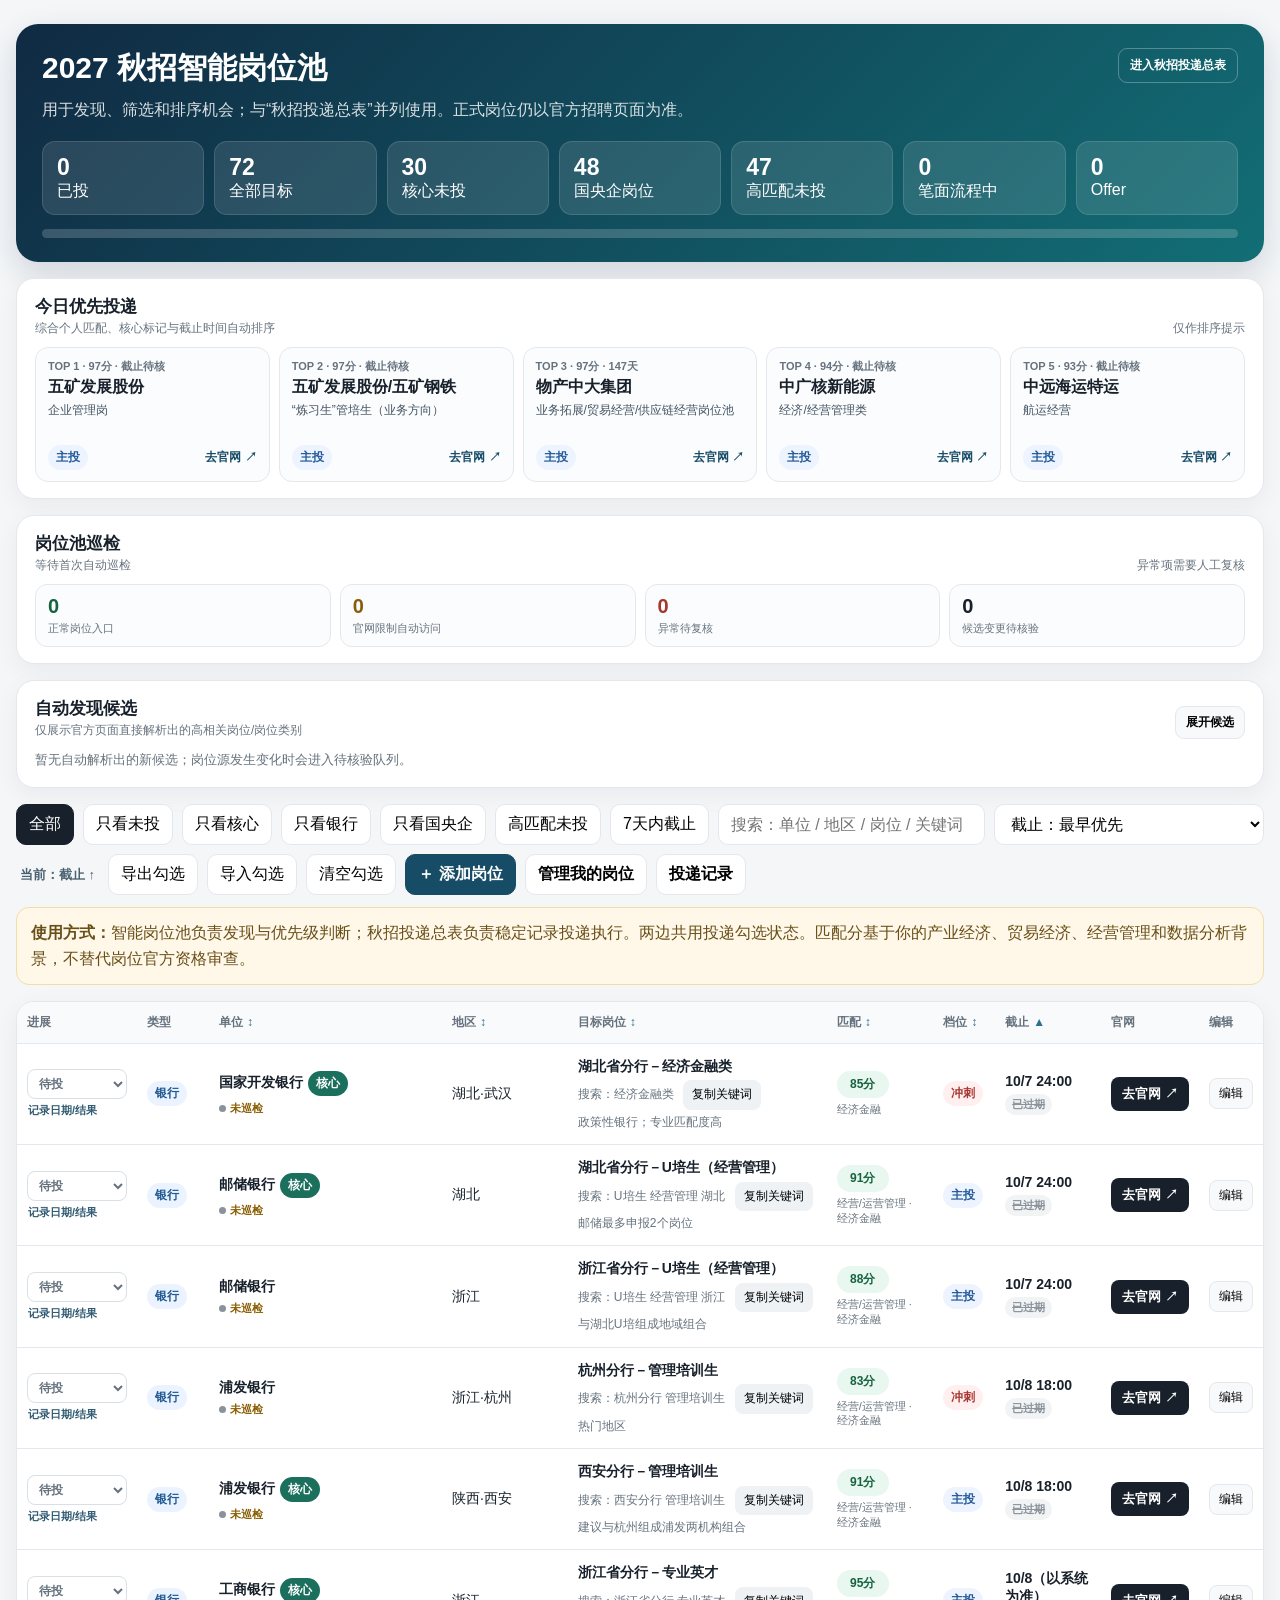
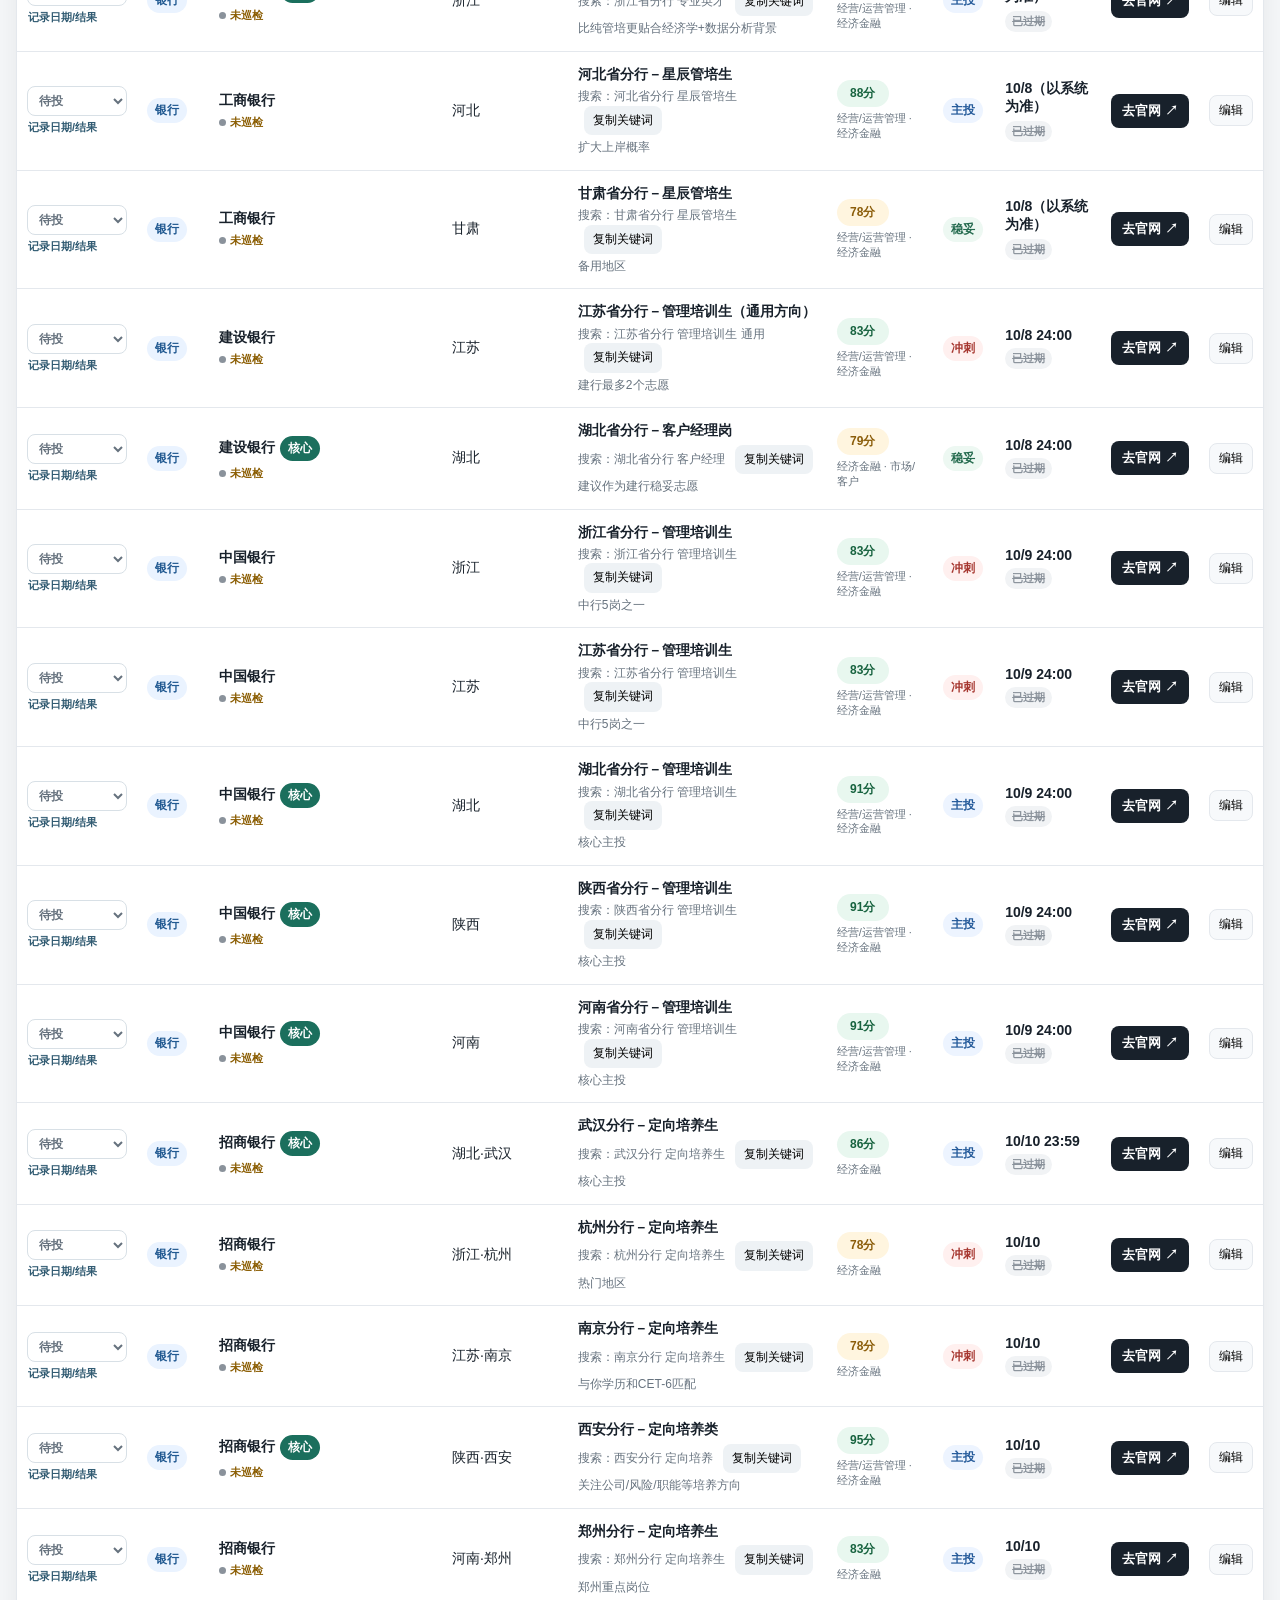
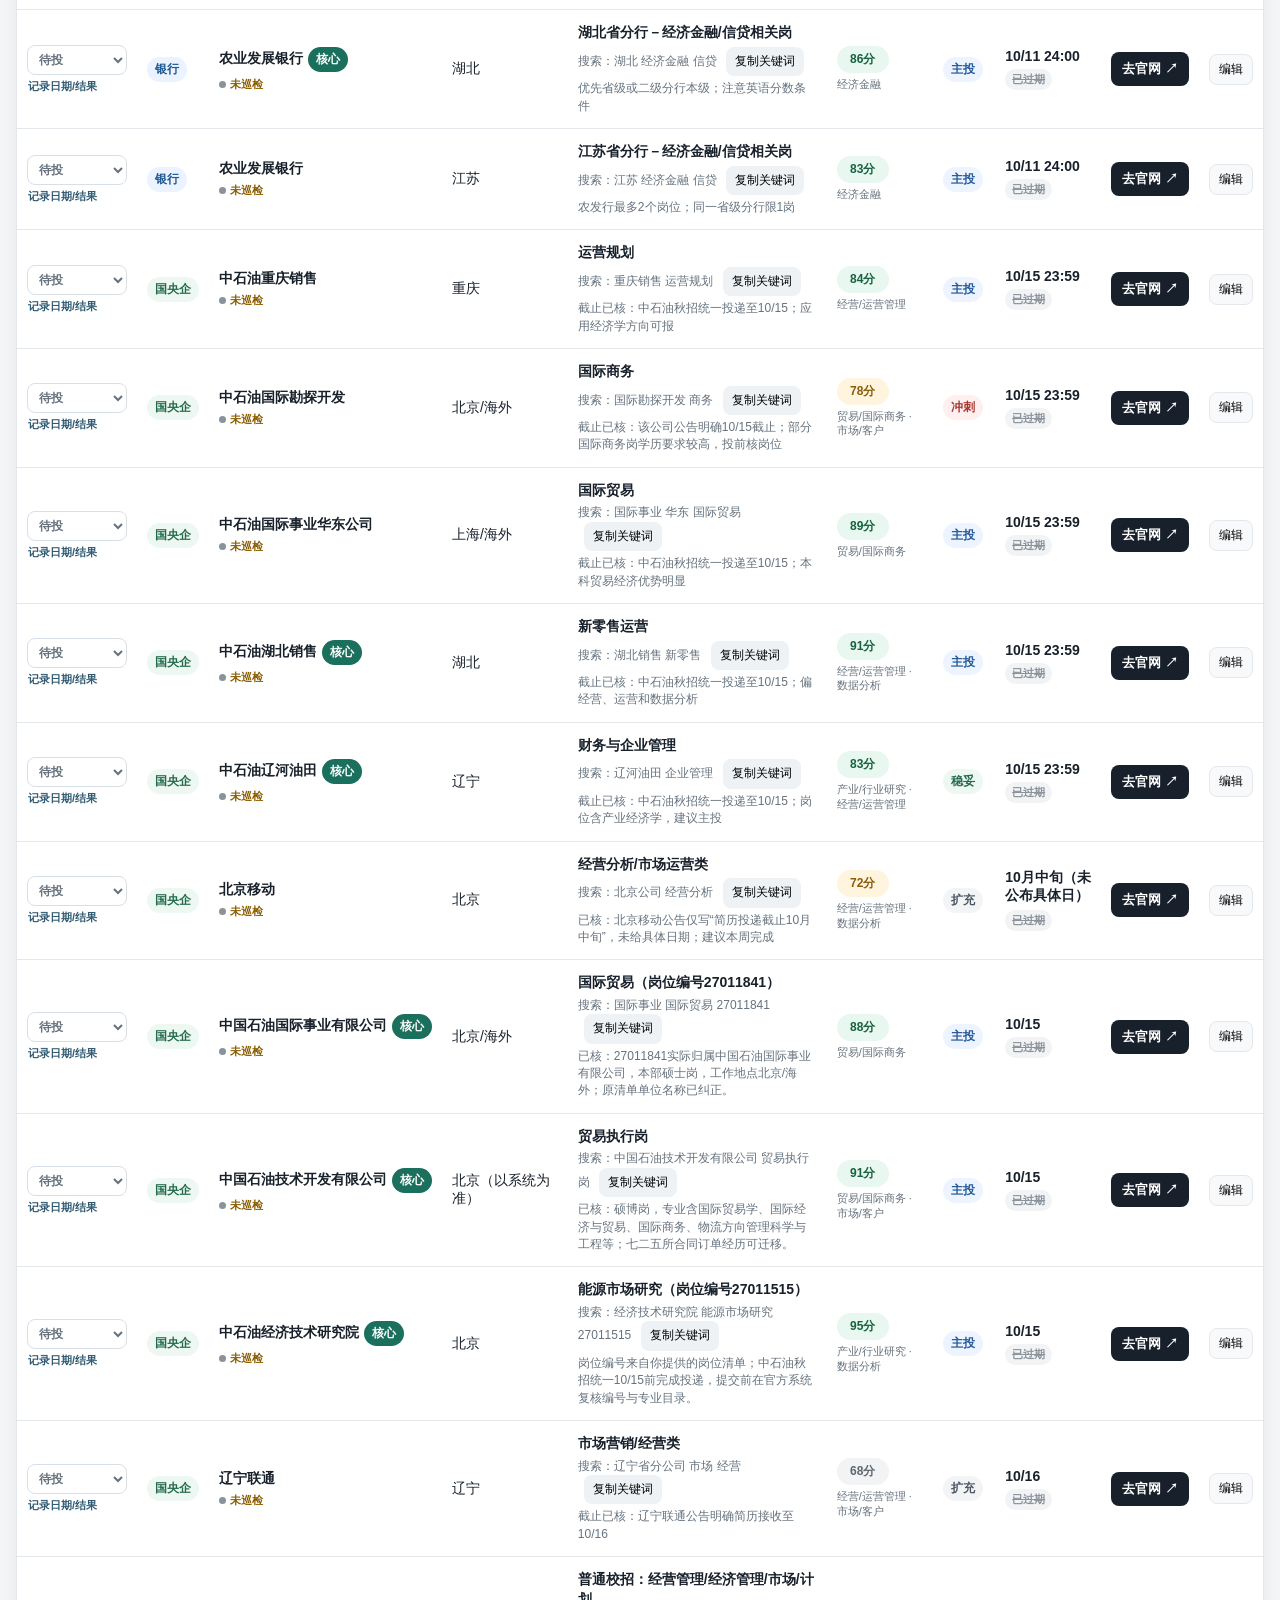
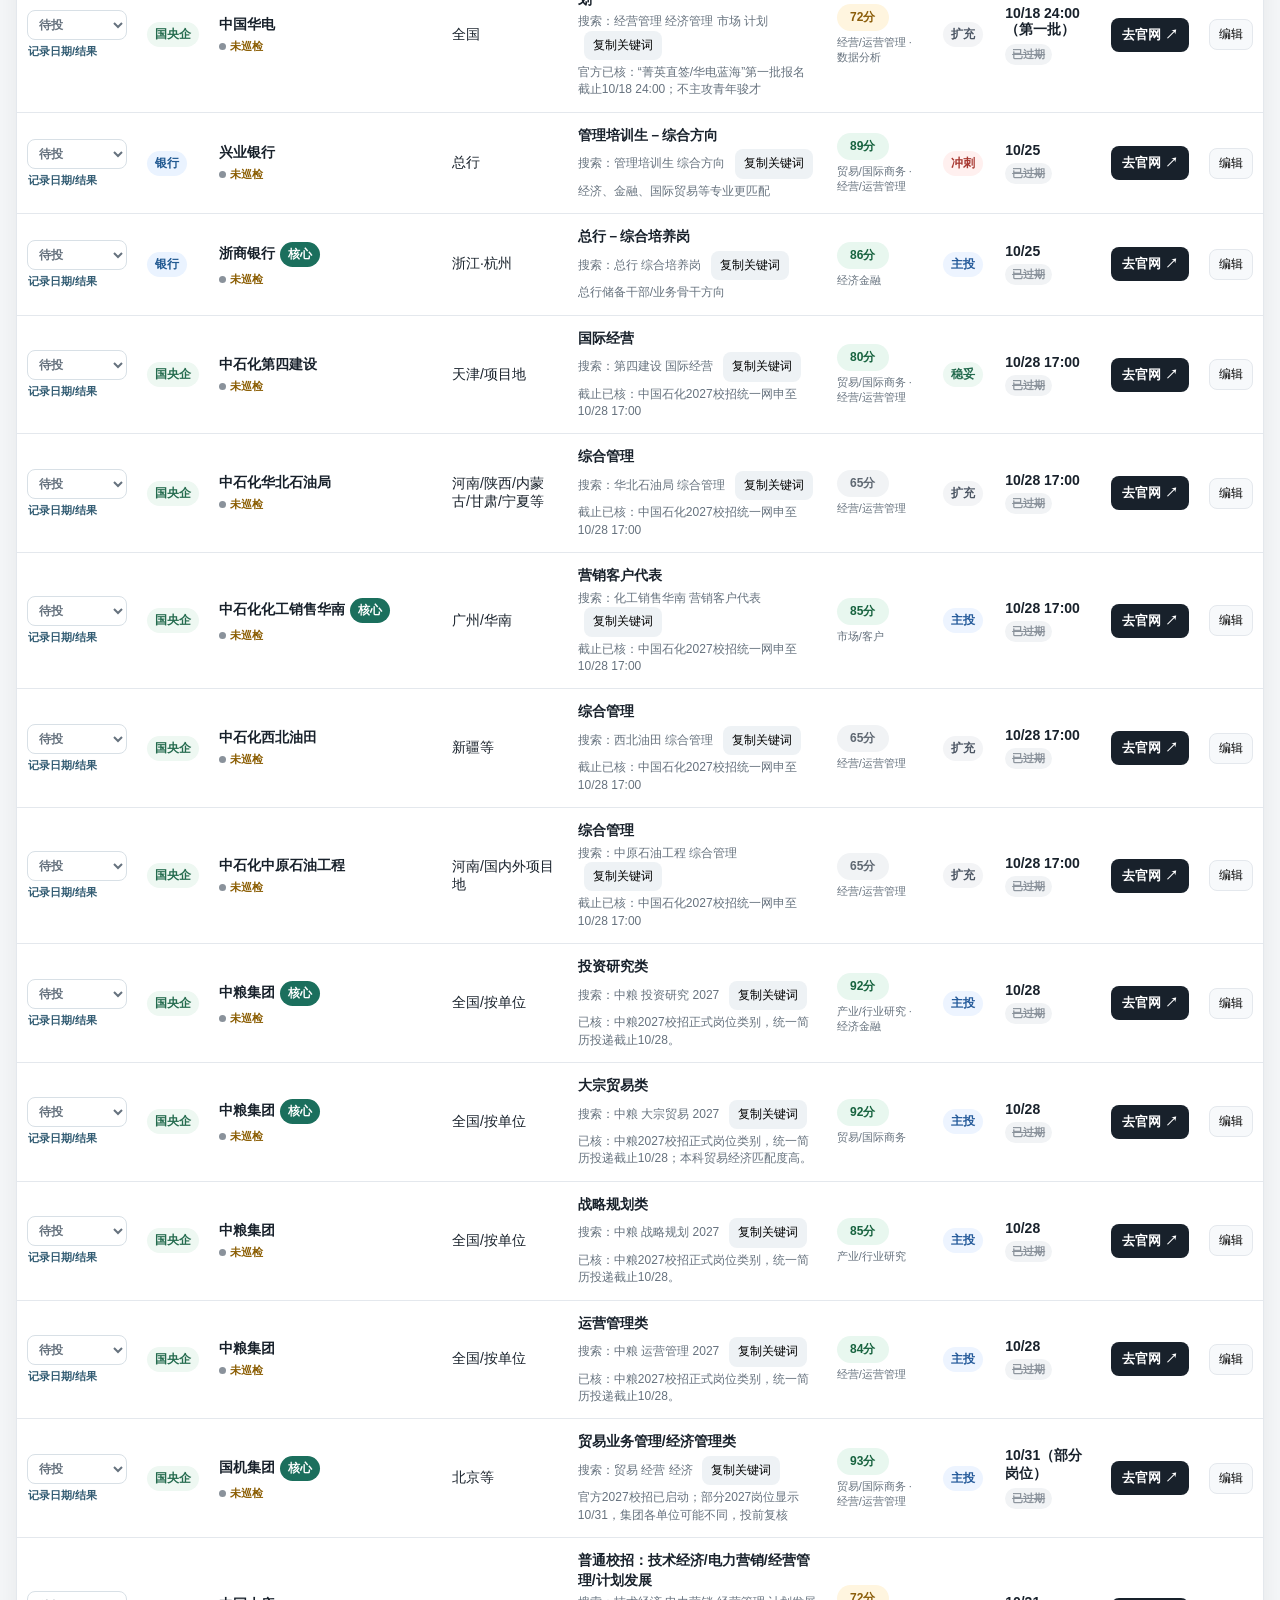
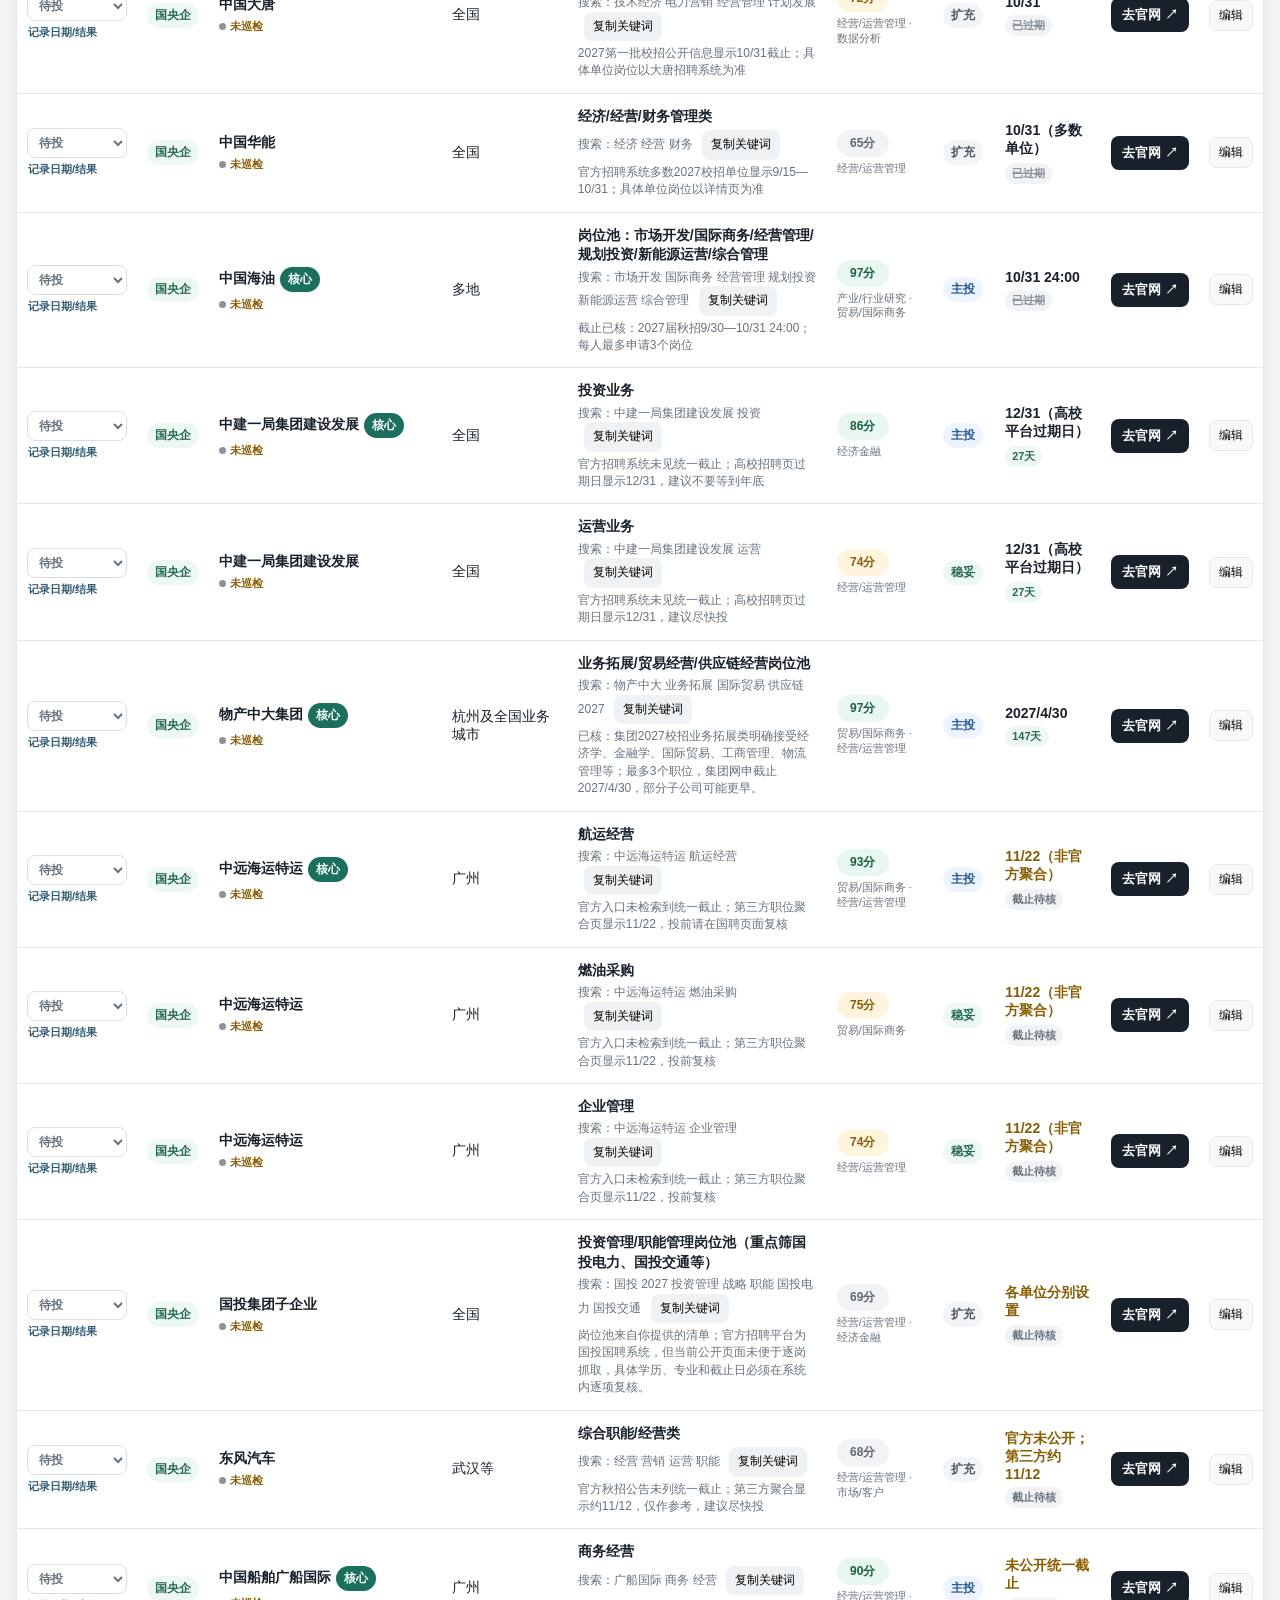
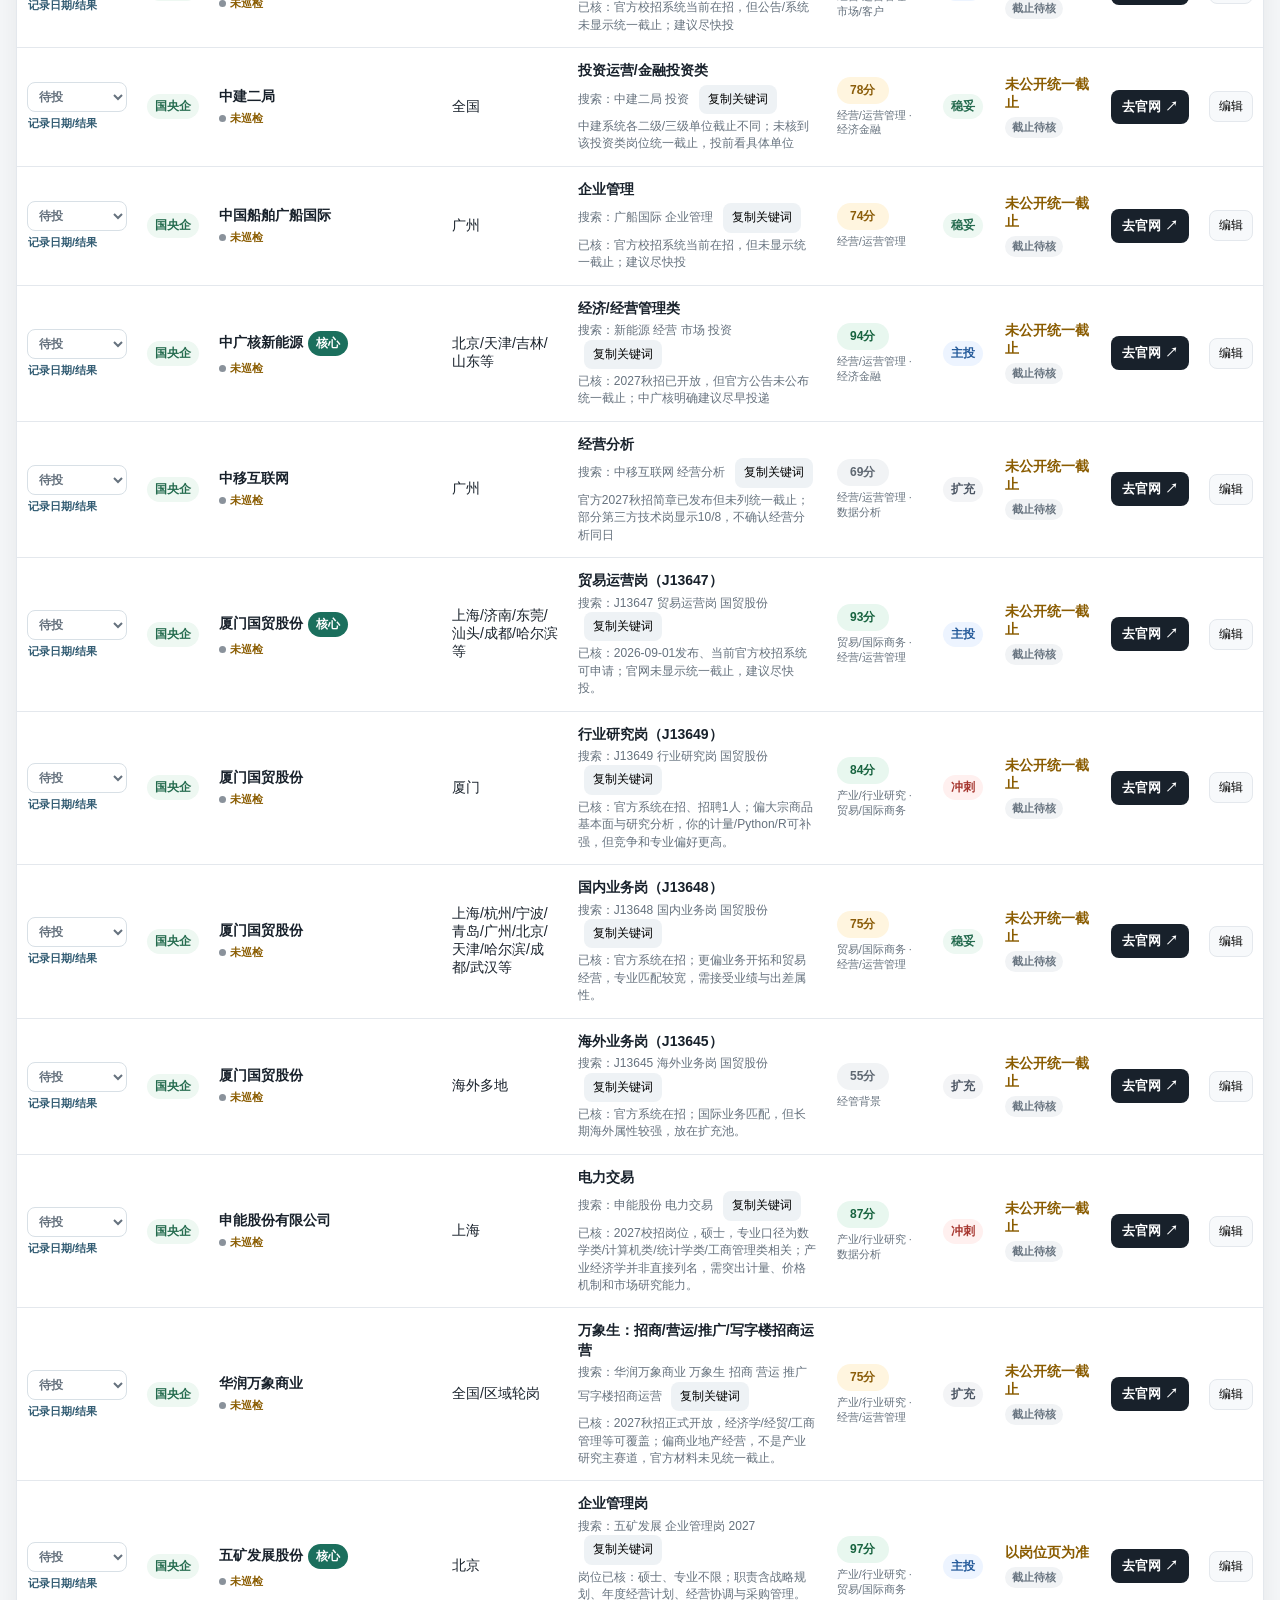
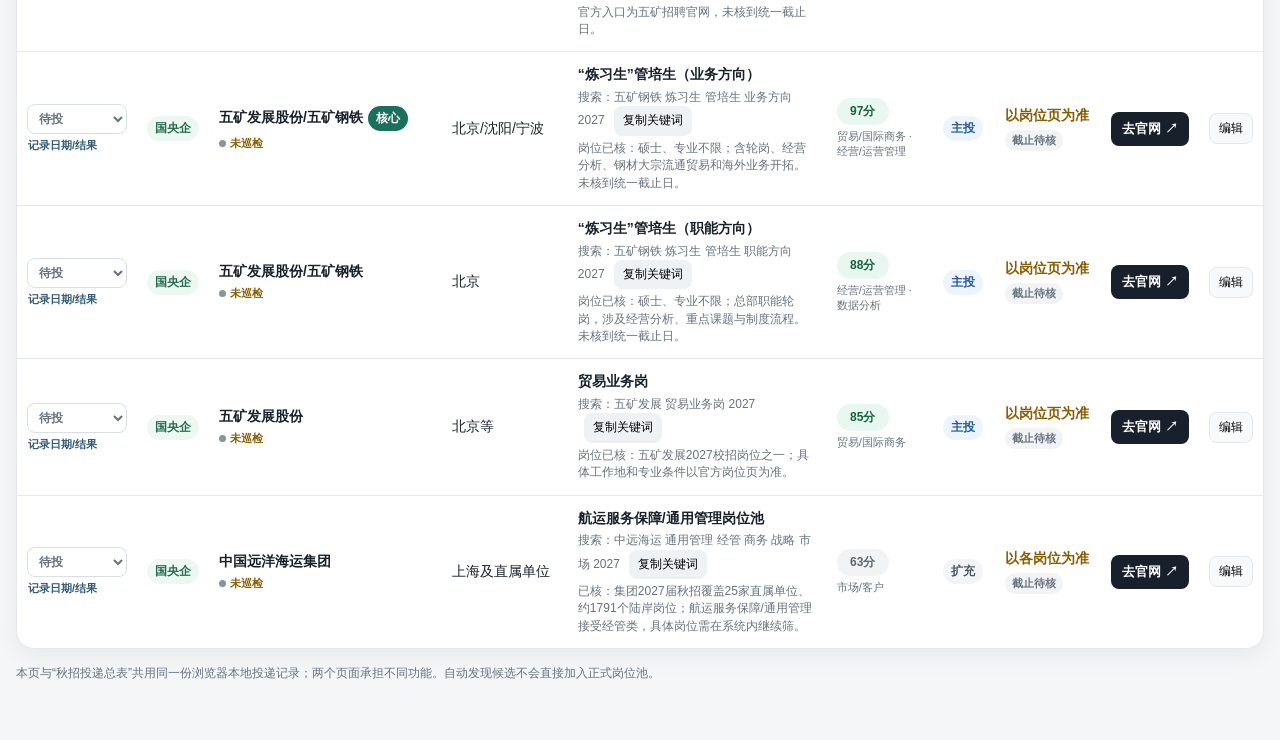
<file: qiuzhao/plus/index.html>
<!doctype html>
<html lang="zh-CN">
<head>
<meta charset="utf-8">
<meta name="viewport" content="width=device-width,initial-scale=1">
<title>2027 秋招智能岗位池</title>
<link rel="stylesheet" href="./enhance.css">
<style>
:root{--bg:#f4f6f8;--card:#fff;--text:#18212b;--muted:#66727e;--line:#e4e8ed;--blue:#102a43;--teal:#126e75}
*{box-sizing:border-box}body{margin:0;background:var(--bg);color:var(--text);font-family:-apple-system,BlinkMacSystemFont,"Segoe UI","PingFang SC","Microsoft YaHei",Arial,sans-serif}.wrap{max-width:1380px;margin:auto;padding:24px 16px 56px}.hero{background:linear-gradient(135deg,var(--blue),var(--teal));color:#fff;border-radius:22px;padding:24px 26px;box-shadow:0 12px 32px rgba(16,42,67,.16)}.hero-top{display:flex;justify-content:space-between;gap:16px;align-items:flex-start}.hero h1{margin:0 0 8px;font-size:30px}.hero p{margin:0;opacity:.84;line-height:1.65}.backlink{color:#fff;text-decoration:none;border:1px solid rgba(255,255,255,.28);padding:8px 11px;border-radius:9px;font-size:12px;font-weight:800;white-space:nowrap}.stats{display:grid;grid-template-columns:repeat(4,1fr);gap:10px;margin-top:18px}.stat{background:rgba(255,255,255,.11);border:1px solid rgba(255,255,255,.13);padding:12px 14px;border-radius:13px}.stat b{font-size:23px;display:block}.progress{height:9px;background:rgba(255,255,255,.18);border-radius:9px;margin-top:14px;overflow:hidden}.progress span{display:block;height:100%;background:#fff;width:0}.toolbar{display:flex;flex-wrap:wrap;gap:9px;margin:16px 0 12px}button,input,select{font:inherit}button,.search,.sortselect{background:#fff;border:1px solid var(--line);border-radius:10px;padding:9px 12px}button{cursor:pointer}button.active{background:#18212b;color:#fff;border-color:#18212b}.search{min-width:260px;flex:1}.sortselect{min-width:205px}.sortstatus{display:flex;align-items:center;padding:0 4px;color:#49606f;font-size:13px;font-weight:700}.notice{background:#fff7e8;border:1px solid #f2dda9;border-radius:13px;padding:12px 14px;margin:10px 0 16px;color:#684f18;line-height:1.6}.card{background:#fff;border:1px solid var(--line);border-radius:18px;overflow:hidden;box-shadow:0 7px 25px rgba(16,24,40,.06)}table{width:100%;border-collapse:collapse}th{position:sticky;top:0;background:#f8fafb;color:var(--muted);font-size:12px;text-align:left;padding:12px 10px;border-bottom:1px solid var(--line);z-index:2}th.sortable{cursor:pointer;user-select:none;white-space:nowrap}th.sortable:hover{background:#eef3f6;color:#293846}.sort-arrow{display:inline-block;min-width:14px;margin-left:4px;color:#2d6f8f;font-weight:900}td{padding:13px 10px;border-bottom:1px solid var(--line);vertical-align:middle;font-size:14px}tr:last-child td{border-bottom:none}tr.done{opacity:.53;background:#fafafa}tr.done .role{text-decoration:line-through}.check{width:21px;height:21px;accent-color:#11815e;cursor:pointer}.org{font-weight:800;white-space:nowrap}.role{font-weight:700;line-height:1.4}.small{font-size:12px;color:var(--muted);margin-top:4px;line-height:1.45}.badge{display:inline-block;border-radius:999px;padding:4px 8px;font-size:12px;font-weight:750;white-space:nowrap}.bank{background:#eaf3ff;color:#225a92}.soe{background:#eef8f2;color:#246b4e}.core{background:#1b6f5d;color:#fff;margin-left:5px}.lv-sprint{background:#fff0ef;color:#a6362f}.lv-main{background:#edf4ff;color:#245a9a}.lv-safe{background:#edf8f2;color:#256b4f}.lv-expand{background:#f3f4f6;color:#4b5563}.deadline{font-weight:700}.unknown{color:#8a5c00}.apply{display:inline-block;background:#18212b;color:#fff;text-decoration:none;padding:8px 11px;border-radius:8px;font-weight:700;font-size:13px;white-space:nowrap}.copy{border:none;background:#eef2f5;border-radius:8px;padding:6px 9px;font-size:12px;cursor:pointer;margin-left:6px}.footer{font-size:12px;color:var(--muted);line-height:1.7;margin-top:14px}@media(max-width:860px){.wrap{padding:12px 8px 36px}.hero{border-radius:16px;padding:18px}.hero h1{font-size:23px}.hero-top{flex-direction:column}.stats{grid-template-columns:1fr 1fr}.card{overflow-x:auto}table{min-width:1280px}}
</style>
</head>
<body>
<div class="wrap">
<section class="hero"><div class="hero-top"><div><h1>2027 秋招智能岗位池</h1><p>用于发现、筛选和排序机会；与“秋招投递总表”并列使用。正式岗位仍以官方招聘页面为准。</p></div><a class="backlink" href="../">进入秋招投递总表</a></div><div class="stats"><div class="stat"><b id="done">0</b><span>已投</span></div><div class="stat"><b id="total">0</b><span>全部目标</span></div><div class="stat"><b id="coreRemain">0</b><span>核心未投</span></div><div class="stat"><b id="soeCount">0</b><span>国央企岗位</span></div></div><div class="progress"><span id="bar"></span></div></section>
<div class="toolbar"><button class="active" data-mode="all">全部</button><button data-mode="undone">只看未投</button><button data-mode="core">只看核心</button><button data-mode="bank">只看银行</button><button data-mode="soe">只看国央企</button><input id="search" class="search" placeholder="搜索：单位 / 地区 / 岗位 / 关键词"><select id="sortSelect" class="sortselect"><option value="deadline:1">截止：最早优先</option><option value="deadline:-1">截止：最晚优先</option><option value="level:1">档位：主投→冲刺→稳妥→扩充</option><option value="level:-1">档位：扩充→稳妥→冲刺→主投</option><option value="org:1">单位：升序</option><option value="org:-1">单位：降序</option><option value="region:1">地区：升序</option><option value="region:-1">地区：降序</option><option value="role:1">岗位：升序</option><option value="role:-1">岗位：降序</option></select><span id="sortStatus" class="sortstatus"></span><button id="exportBtn">导出勾选</button><button id="importBtn">导入勾选</button><input id="importFile" type="file" accept="application/json" hidden><button id="reset">清空勾选</button></div>
<div class="notice"><b>使用方式：</b>智能岗位池负责发现与优先级判断；秋招投递总表负责稳定记录投递执行。两边共用投递勾选状态。匹配分基于你的产业经济、贸易经济、经营管理和数据分析背景，不替代岗位官方资格审查。</div>
<div class="card"><table><thead><tr><th style="width:52px">已投</th><th>类型</th><th class="sortable" data-sort="org">单位<span class="sort-arrow"></span></th><th class="sortable" data-sort="region">地区<span class="sort-arrow"></span></th><th class="sortable" data-sort="role">目标岗位<span class="sort-arrow"></span></th><th class="sortable" data-sort="level">档位<span class="sort-arrow"></span></th><th class="sortable" data-sort="deadline">截止<span class="sort-arrow"></span></th><th>官网</th></tr></thead><tbody id="body"></tbody></table></div>
<div class="footer">本页与“秋招投递总表”共用同一份浏览器本地投递记录；两个页面承担不同功能。自动发现候选不会直接加入正式岗位池。</div>
</div>
<script src="../data.js"></script>
<script src="../data_additions_20261006.js"></script>
<script>
const baseJobs=window.JOBS||[], additions=window.JOB_ADDITIONS||[];
const jobMap=new Map(baseJobs.map(j=>[j.id,{...j}]));
additions.forEach(a=>{if(a.hidden){jobMap.delete(a.id);return;}const old=jobMap.get(a.id)||{};jobMap.set(a.id,{...old,...a});});
const jobs=[...jobMap.values()];
function safeStoredJSON(key,fallback){try{const raw=localStorage.getItem(key);return raw===null?fallback:JSON.parse(raw)}catch{try{localStorage.removeItem(key)}catch{}return fallback}}
const KEY='autumn-2027-all-jobs-v3',SORTKEY='autumn-2027-plus-sort-v1';let state=safeStoredJSON(KEY,{});if(!state||Array.isArray(state)||typeof state!=='object')state={};let mode='all',q='';
let savedSort=safeStoredJSON(SORTKEY,null);const allowedSort=new Set(['deadline','level','org','region','role']);let sortKey=allowedSort.has(savedSort?.key)?savedSort.key:'deadline',sortDir=[1,-1].includes(savedSort?.dir)?savedSort.dir:1;
const collator=new Intl.Collator('zh-CN',{numeric:true,sensitivity:'base'});const esc=s=>String(s??'').replace(/[&<>"']/g,m=>({'&':'&amp;','<':'&lt;','>':'&gt;','"':'&quot',"'":'&#039;'}[m]));
const levelOverrides={'cnpc-eri-energy':'主投','cnpc-intl-trade':'主投','cnpc-liaohe-mgmt':'稳妥','sinopec-south-sales':'主投','cssc-gsi-business':'主投','cnpc-hubei-retail':'主投','cnpc-chongqing-plan':'主投','cnpc-east-trade':'主投','cnodc-business':'冲刺','cosco-special-ops':'主投','sinomach-trade':'主投','cscec1-invest':'主投','cscec1-operation':'稳妥','cscec2-invest':'稳妥','cssc-gsi-mgmt':'稳妥','cosco-fuel':'稳妥','cosco-mgmt':'稳妥','sinopec-4-intl':'稳妥','sinopec-north-mgmt':'扩充','huaneng-econ':'扩充','cgn-newenergy':'主投','dongfeng-business':'扩充','sinopec-zhongyuan':'扩充','sinopec-nw':'扩充','cmcc-beijing':'扩充','cmcc-internet':'扩充','unicom-liaoning':'扩充','cnooc-pool':'主投','huadian-regular':'扩充','datang-regular':'扩充'};
function normalizedLevel(j){if(['主投','冲刺','稳妥','扩充'].includes(j.level))return j.level;if(levelOverrides[j.id])return levelOverrides[j.id];const generic={'S+':'主投','S':'主投','A+':'主投','A':'稳妥','A-':'扩充','B+':'扩充','B':'扩充','待筛':'扩充'};return generic[j.level]||'扩充'}
function levelClass(j){const x=normalizedLevel(j);return x==='主投'?'lv-main':x==='冲刺'?'lv-sprint':x==='稳妥'?'lv-safe':'lv-expand'}function levelRank(j){return {'主投':1,'冲刺':2,'稳妥':3,'扩充':4}[normalizedLevel(j)]||9}
function deadlineValue(text){const s=String(text||'').trim();if(/待核实|未公开|非官方|第三方|以岗位|各单位/.test(s))return{known:false,value:0};let y=s.match(/^(20\d{2})[\/.-](\d{1,2})[\/.-](\d{1,2})(?:\s+(\d{1,2})[:：](\d{2}))?/);if(y){const yr=+y[1],mo=+y[2],d=+y[3],h=y[4]===undefined?23:+y[4],mi=y[5]===undefined?59:+y[5];return{known:true,value:new Date(yr,mo-1,d,h,mi,y[4]===undefined?59:0,y[4]===undefined?999:0).getTime()}}let m=s.match(/^(\d{1,2})\s*[\/月]\s*(\d{1,2})(?:\s*日)?(?:\s+(\d{1,2})\s*[:：]\s*(\d{2}))?/);if(m){const mo=+m[1],d=+m[2],yr=mo>=8?2026:2027;if(m[3]!==undefined){let h=+m[3],mi=+m[4];if(h===24)return{known:true,value:new Date(yr,mo-1,d+1,0,mi,0,0).getTime()};return{known:true,value:new Date(yr,mo-1,d,h,mi,0,0).getTime()}}return{known:true,value:new Date(yr,mo-1,d,23,59,59,999).getTime()}}m=s.match(/^(\d{1,2})月(上旬|中旬|下旬)/);if(m){const mo=+m[1],yr=mo>=8?2026:2027,d=m[2]==='上旬'?5:m[2]==='中旬'?15:25;return{known:true,value:new Date(yr,mo-1,d,23,59,59,999).getTime()}}return{known:false,value:0}}
function compareJobs(a,b){if(sortKey==='deadline'){const av=deadlineValue(a.deadline),bv=deadlineValue(b.deadline);if(av.known!==bv.known)return av.known?-1:1;if(!av.known&&!bv.known)return collator.compare(a.deadline||'',b.deadline||'');const diff=(av.value-bv.value)*sortDir;return diff||collator.compare(a.org||'',b.org||'')}if(sortKey==='level'){const d=(levelRank(a)-levelRank(b))*sortDir;return d||collator.compare(a.org||'',b.org||'')}return collator.compare(a[sortKey]||'',b[sortKey]||'')*sortDir}
function match(j){const text=[j.category,j.org,j.region,j.role,normalizedLevel(j),j.keyword,j.note].join(' ').toLowerCase(),query=q.trim().toLowerCase();const ok=mode==='all'||(mode==='undone'&&!state[j.id])||(mode==='core'&&j.core)||(mode==='bank'&&j.category==='银行')||(mode==='soe'&&j.category==='国央企');return ok&&(!query||text.includes(query))}
function sortLabel(){const names={deadline:'截止',org:'单位',region:'地区',role:'岗位',level:'档位',fit:'匹配'};return `当前：${names[sortKey]||sortKey} ${sortDir===1?'↑':'↓'}`}
function updateSortUI(){document.querySelectorAll('th.sortable').forEach(th=>{const a=th.querySelector('.sort-arrow');a.textContent=th.dataset.sort===sortKey?(sortDir===1?'▲':'▼'):'↕'});document.getElementById('sortSelect').value=`${sortKey}:${sortDir}`;document.getElementById('sortStatus').textContent=sortLabel();localStorage.setItem(SORTKEY,JSON.stringify({key:sortKey,dir:sortDir}))}
function render(){const body=document.getElementById('body');body.innerHTML='';const visible=jobs.filter(match).slice().sort(compareJobs);visible.forEach(j=>{const tr=document.createElement('tr');if(state[j.id])tr.className='done';const unknown=!deadlineValue(j.deadline).known;const lvl=normalizedLevel(j);tr.innerHTML=`<td><input class="check" type="checkbox" ${state[j.id]?'checked':''}></td><td><span class="badge ${j.category==='银行'?'bank':'soe'}">${esc(j.category)}</span></td><td><div class="org">${esc(j.org)}${j.core?'<span class="badge core">核心</span>':''}</div></td><td>${esc(j.region)}</td><td><div class="role">${esc(j.role)}</div><div class="small">搜索：${esc(j.keyword)} <button class="copy">复制关键词</button></div><div class="small">${esc(j.note)}</div></td><td><span class="badge ${levelClass(j)}">${esc(lvl)}</span></td><td><span class="deadline ${unknown?'unknown':''}">${esc(j.deadline)}</span></td><td><a class="apply" href="${j.url}" target="_blank" rel="noopener">去官网 ↗</a></td>`;tr.querySelector('.check').onchange=e=>{state[j.id]=e.target.checked;localStorage.setItem(KEY,JSON.stringify(state));render()};tr.querySelector('.copy').onclick=e=>{navigator.clipboard.writeText(j.keyword);e.target.textContent='已复制';setTimeout(()=>e.target.textContent='复制关键词',800)};body.appendChild(tr)});const done=jobs.filter(j=>state[j.id]).length;doneEl.textContent=done;total.textContent=jobs.length;coreRemain.textContent=jobs.filter(j=>j.core&&!state[j.id]).length;soeCount.textContent=jobs.filter(j=>j.category==='国央企').length;bar.style.width=(jobs.length?Math.round(done/jobs.length*100):0)+'%';updateSortUI()}
const doneEl=document.getElementById('done'),total=document.getElementById('total'),coreRemain=document.getElementById('coreRemain'),soeCount=document.getElementById('soeCount'),bar=document.getElementById('bar');
document.querySelectorAll('[data-mode]').forEach(btn=>btn.onclick=()=>{mode=btn.dataset.mode;document.querySelectorAll('[data-mode]').forEach(x=>x.classList.remove('active'));btn.classList.add('active');render()});document.querySelectorAll('th.sortable').forEach(th=>th.onclick=()=>{const k=th.dataset.sort;if(sortKey===k)sortDir*=-1;else{sortKey=k;sortDir=1}render()});document.getElementById('sortSelect').onchange=e=>{const[k,d]=e.target.value.split(':');sortKey=k;sortDir=Number(d);render()};document.getElementById('search').oninput=e=>{q=e.target.value;render()};document.getElementById('reset').onclick=()=>{if(confirm('确定清空所有勾选吗？')){state={};localStorage.setItem(KEY,'{}');render()}};document.getElementById('exportBtn').onclick=()=>{const blob=new Blob([JSON.stringify(state,null,2)],{type:'application/json'}),a=document.createElement('a');a.href=URL.createObjectURL(blob);a.download='2027秋招投递进度.json';a.click();URL.revokeObjectURL(a.href)};document.getElementById('importBtn').onclick=()=>document.getElementById('importFile').click();document.getElementById('importFile').onchange=e=>{const f=e.target.files[0];if(!f)return;const r=new FileReader();r.onload=()=>{try{const imported=JSON.parse(r.result);if(!imported||Array.isArray(imported)||typeof imported!=='object')throw new Error('invalid state');state=imported;localStorage.setItem(KEY,JSON.stringify(state));render()}catch{alert('导入文件格式不正确')}};r.readAsText(f)};render();
</script>
<script src="./enhance.js"></script>
<script src="../user_jobs.js"></script>
<script>
const userBaseJobs=[...jobMap.values()].map(j=>({...j,level:normalizedLevel(j)}));
jobs.splice(0,jobs.length,...QIUZHAO_USER_JOBS.apply(userBaseJobs));
QIUZHAO_USER_JOBS.install({jobs,baseJobs:userBaseJobs,render,getVisibleJobs:()=>jobs.filter(match).slice().sort(compareJobs)});
</script>
</body></html>
</file>
<file: qiuzhao/plus/enhance.css>
.stats{grid-template-columns:repeat(auto-fit,minmax(145px,1fr))}
.priority-panel,.health-panel,.candidate-panel{margin:16px 0 4px;background:#fff;border:1px solid var(--line);border-radius:18px;padding:16px 18px;box-shadow:0 7px 25px rgba(16,24,40,.05)}
.priority-head,.health-head,.candidate-head{display:flex;align-items:flex-end;justify-content:space-between;gap:12px;margin-bottom:10px}.priority-head h2,.health-head h2,.candidate-head h2{font-size:17px;margin:0}.priority-head span,.health-head span,.candidate-head span{font-size:12px;color:var(--muted)}
.priority-list{display:grid;grid-template-columns:repeat(5,minmax(0,1fr));gap:9px}.priority-item{border:1px solid var(--line);border-radius:13px;padding:11px 12px;background:#fbfcfd;min-width:0}.priority-rank{font-size:11px;color:var(--muted);font-weight:800}.priority-org{font-weight:850;margin-top:3px;white-space:nowrap;overflow:hidden;text-overflow:ellipsis}.priority-role{font-size:12px;color:#435362;line-height:1.45;margin:4px 0 8px;min-height:35px}.priority-meta{display:flex;align-items:center;justify-content:space-between;gap:6px}.priority-link{font-size:12px;color:#174c66;text-decoration:none;font-weight:800}.priority-empty{color:var(--muted);font-size:13px;padding:4px 0}
.health-grid{display:grid;grid-template-columns:repeat(4,minmax(0,1fr));gap:9px}.health-stat{border:1px solid var(--line);border-radius:12px;padding:10px 12px;background:#fbfcfd}.health-stat b{display:block;font-size:20px}.health-stat span{font-size:11px;color:var(--muted)}.health-ok{color:#17633f}.health-warn{color:#8b5d0a}.health-bad{color:#a6362f}.source-health{display:inline-flex;align-items:center;gap:4px;margin-top:5px;font-size:11px;font-weight:800}.source-dot{width:7px;height:7px;border-radius:50%;background:#8a929b}.source-health.ok .source-dot{background:#2c8a5a}.source-health.restricted .source-dot{background:#b57b15}.source-health.error .source-dot{background:#b43a32}
.candidate-head button{background:#f7f9fb;border:1px solid var(--line);border-radius:9px;padding:7px 10px;font-size:12px;font-weight:800;cursor:pointer}.candidate-list{display:grid;gap:8px}.candidate-item{display:flex;align-items:center;justify-content:space-between;gap:14px;border:1px solid var(--line);background:#fbfcfd;border-radius:12px;padding:11px 12px}.candidate-main{min-width:0}.candidate-source{font-size:11px;color:var(--muted);font-weight:800}.candidate-title{font-weight:850;margin-top:3px}.candidate-title span{font-size:11px;color:#607080;font-weight:700}.candidate-reason{font-size:11px;color:#5f6d78;line-height:1.45;margin-top:4px}.candidate-side{display:flex;align-items:center;gap:9px;white-space:nowrap}.candidate-side a{font-size:12px;text-decoration:none;color:#174c66;font-weight:800}.candidate-empty{font-size:13px;color:var(--muted);padding:2px 0}
.fit-wrap{min-width:90px}.fit-pill{display:inline-flex;align-items:center;justify-content:center;min-width:52px;border-radius:999px;padding:5px 8px;font-weight:900;font-size:12px}.fit-high{background:#e8f7ef;color:#17633f}.fit-mid{background:#fff5df;color:#8b5d0a}.fit-low{background:#f1f3f5;color:#5f6872}.fit-reason{font-size:11px;color:var(--muted);line-height:1.35;margin-top:4px;max-width:150px}.urgency{display:inline-block;margin-top:5px;border-radius:999px;padding:3px 7px;font-size:11px;font-weight:800}.urgency-hot{background:#fff0ef;color:#a6362f}.urgency-week{background:#fff5df;color:#8b5d0a}.urgency-ok{background:#eef8f2;color:#256b4f}.urgency-unknown{background:#f1f3f5;color:#66727e}.urgency-expired{background:#f1f3f5;color:#8a929b;text-decoration:line-through}
@media(max-width:1100px){.priority-list{grid-template-columns:repeat(2,minmax(0,1fr))}.health-grid{grid-template-columns:repeat(2,minmax(0,1fr))}}@media(max-width:620px){.priority-list,.health-grid{grid-template-columns:1fr}.priority-head,.health-head,.candidate-head{align-items:flex-start;flex-direction:column}.priority-role{min-height:0}.candidate-item{align-items:flex-start;flex-direction:column}.candidate-side{width:100%;justify-content:space-between}}
</file>
